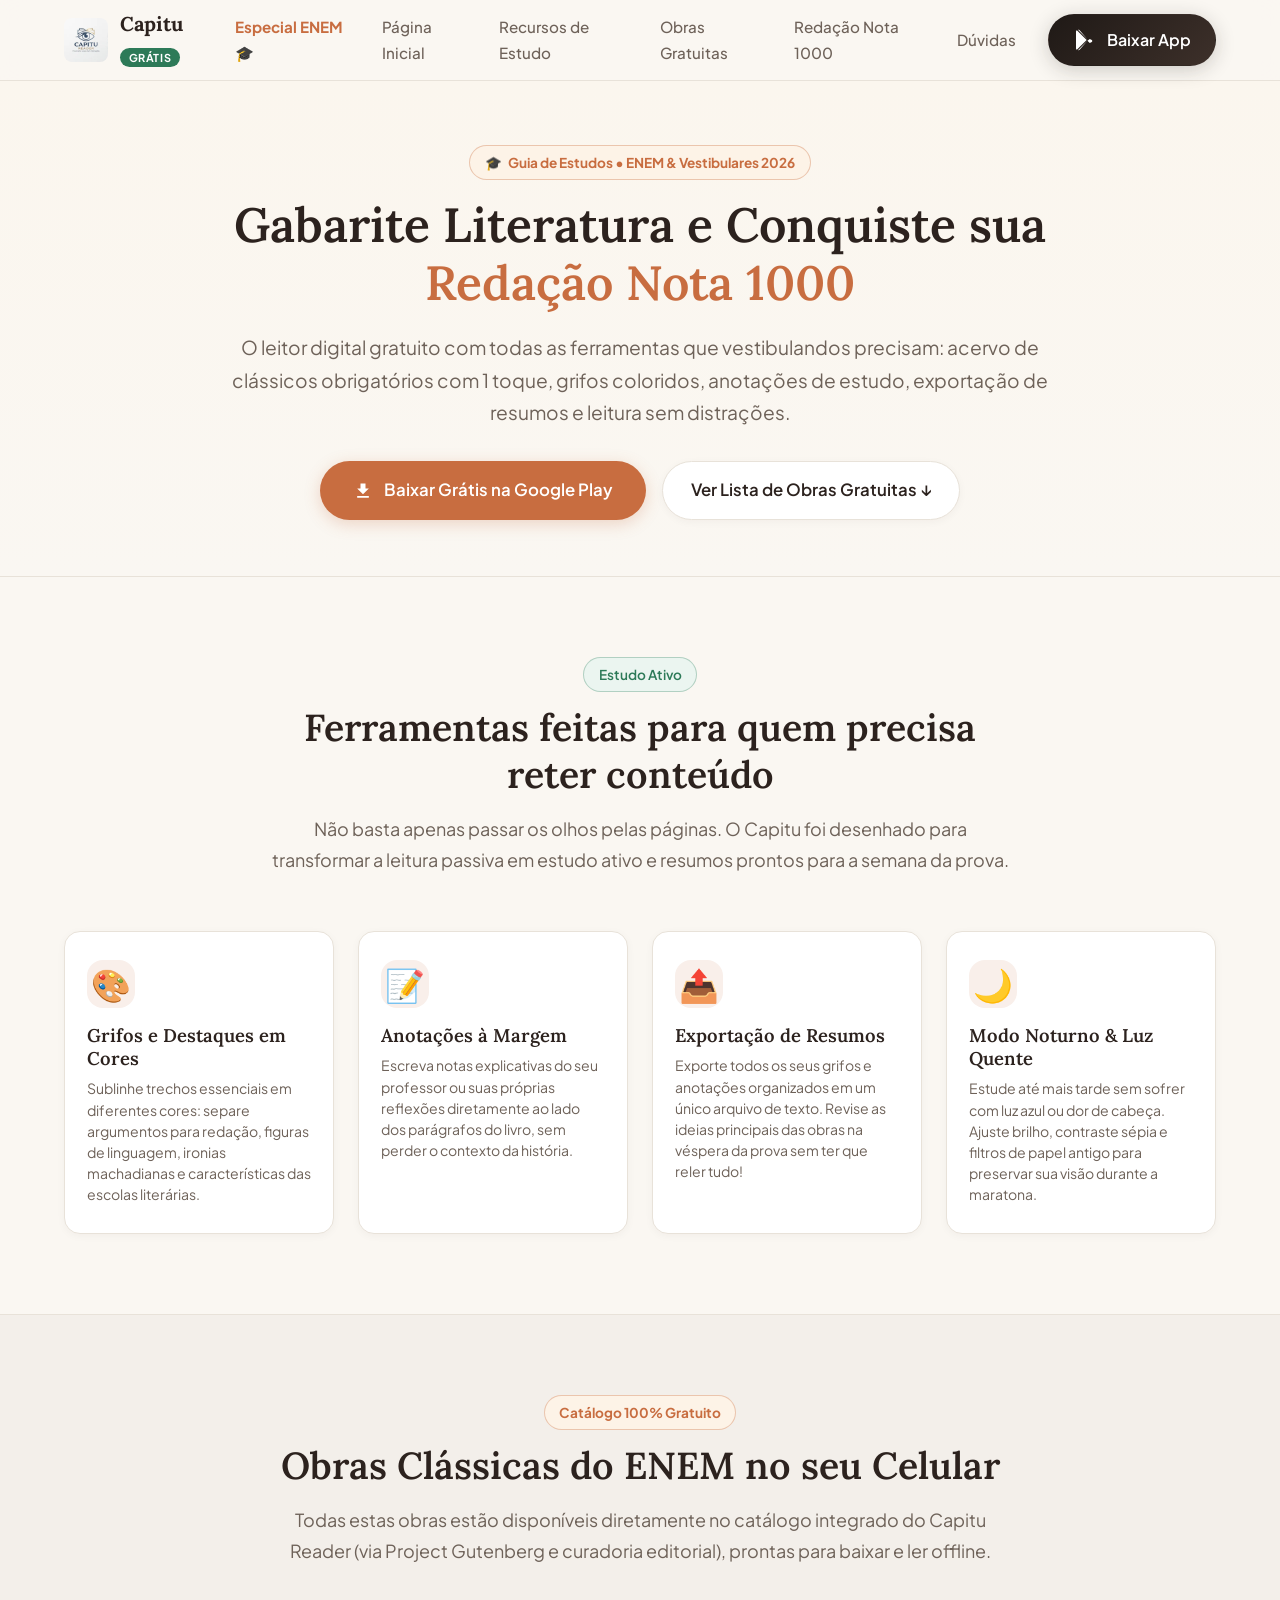
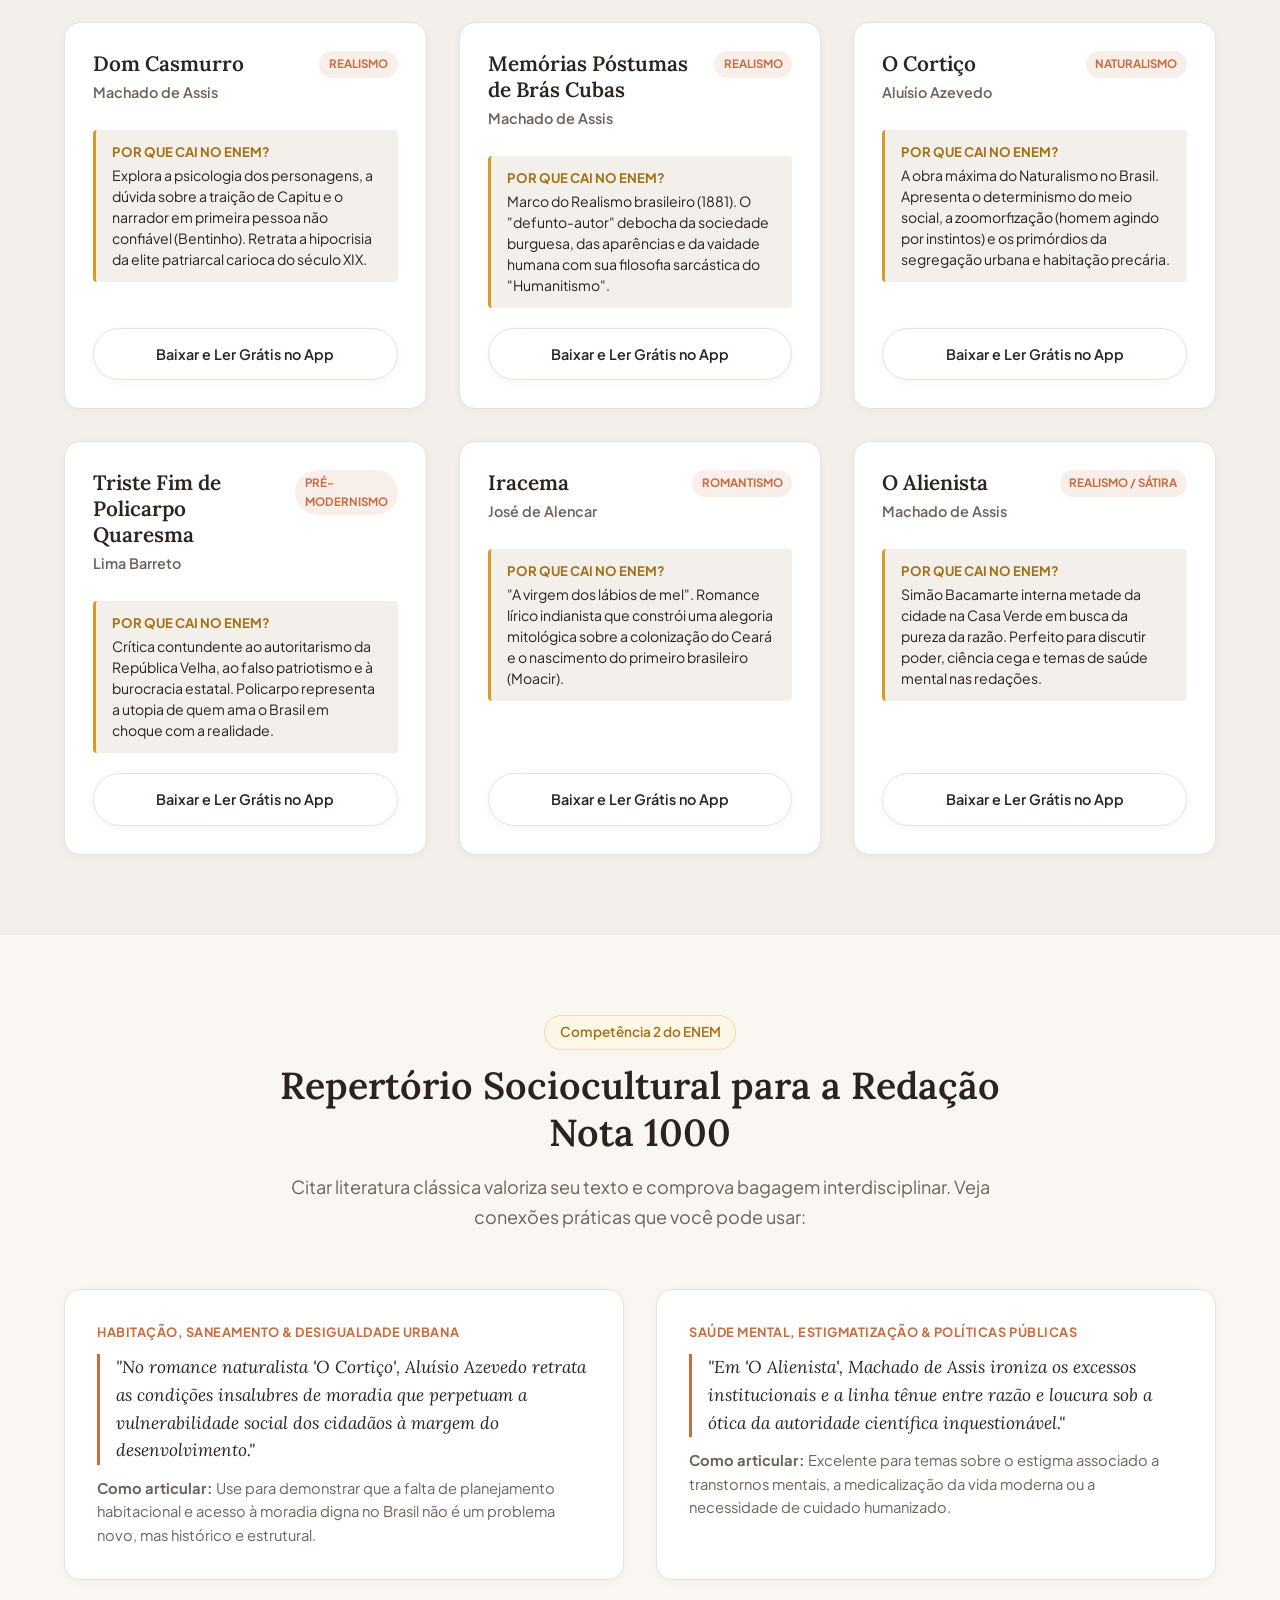
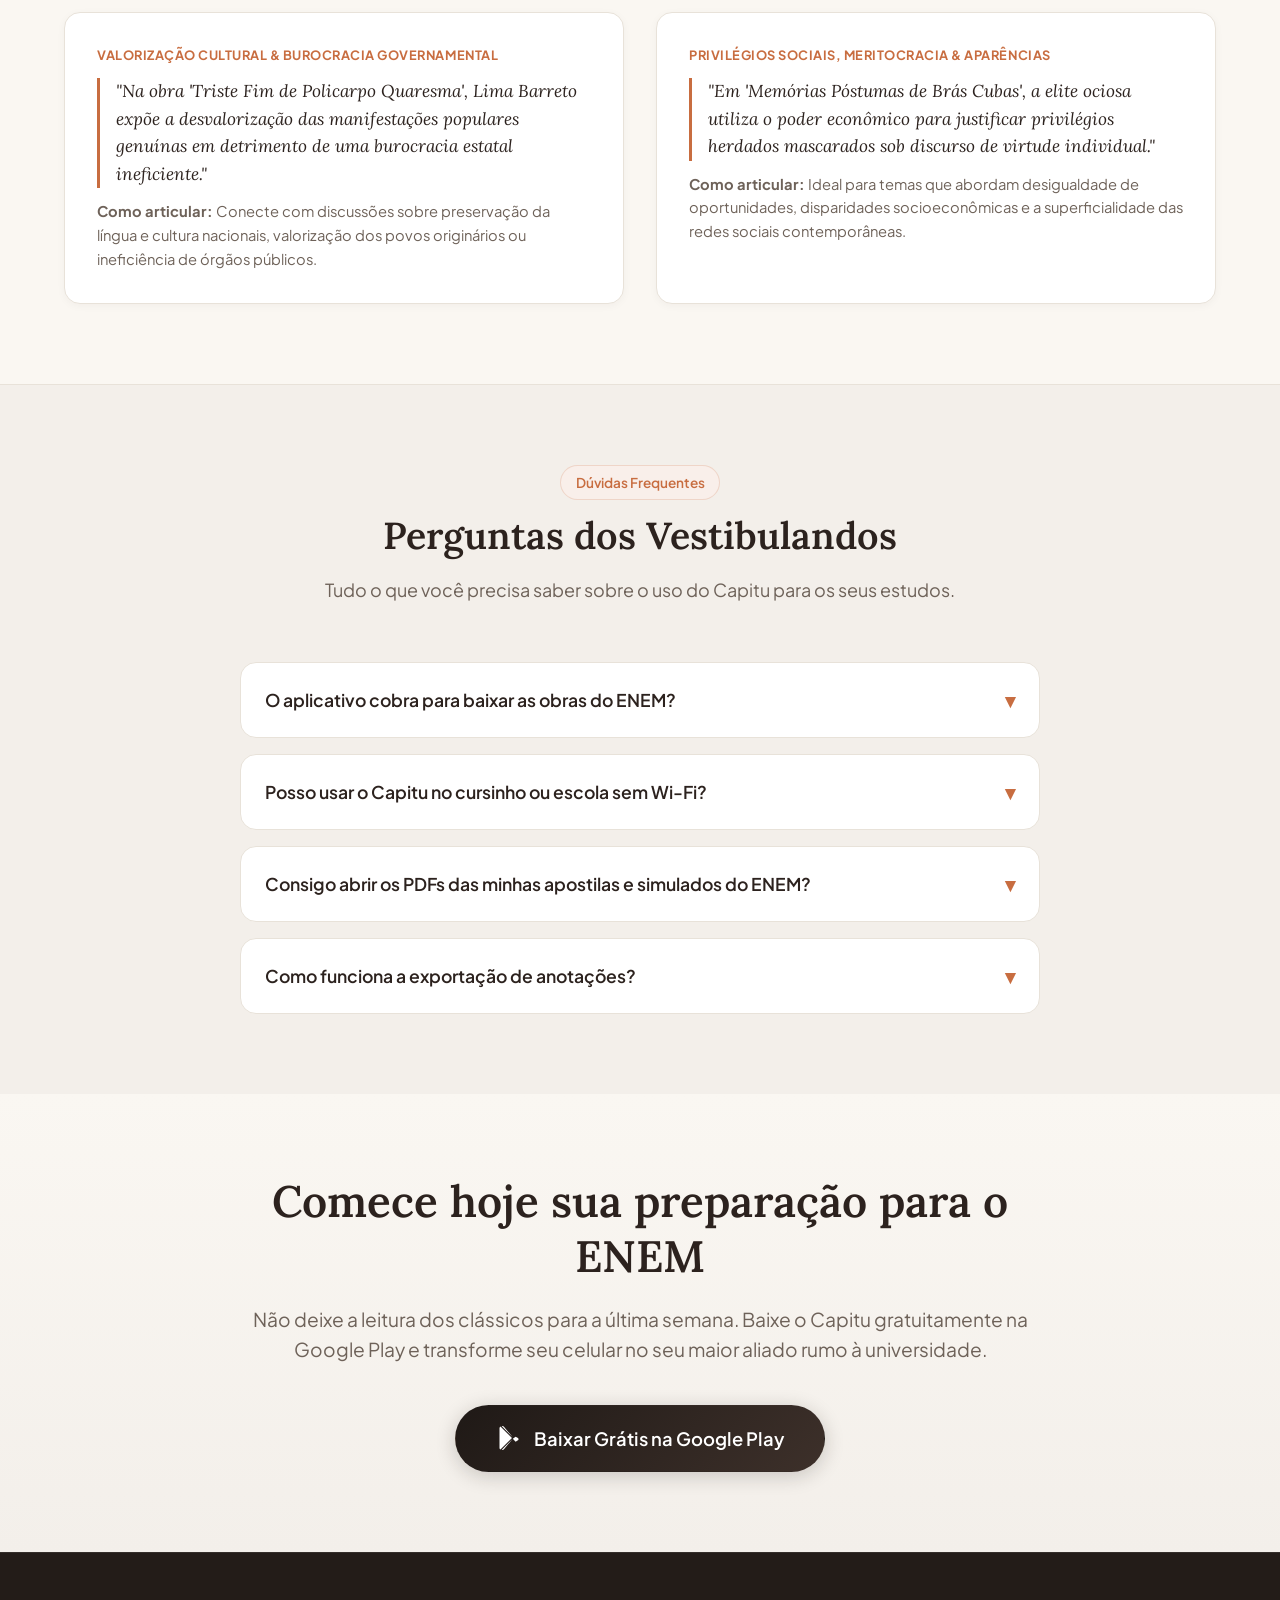
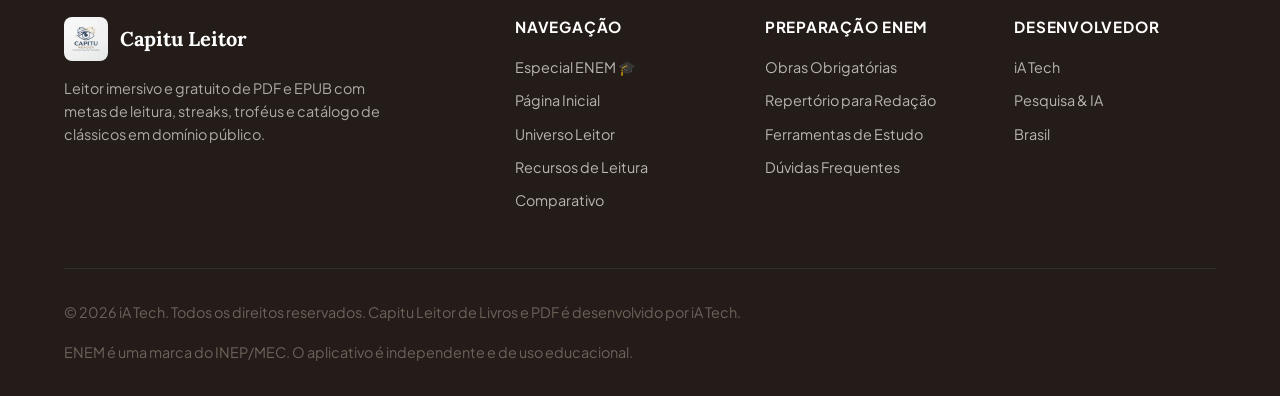
<file: enem.html>
<!DOCTYPE html>
<html lang="pt-BR">

<head>
  <meta charset="UTF-8">
  <meta name="viewport" content="width=device-width, initial-scale=1.0">
  <title>Obras do ENEM 2026 Gratuitas & Leitor com Anotações — Capitu Reader</title>

  <!-- SEO & Metatags -->
  <meta name="description"
    content="Estude para o ENEM 2026 com o Capitu Reader. Baixe gratuitamente as obras obrigatórias de Machado de Assis, Aluísio Azevedo e Lima Barreto. Grife em cores, faça anotações, exporte resumos e garanta repertório para a Redação Nota 1000.">
  <meta name="keywords"
    content="obras enem 2026, livros enem gratis, dom casmurro enem, o cortico enem, redacao nota 1000 repertorio, leitor de livros estudantes, machado de assis enem, app de leitura enem, sublinhar epub android">
  <meta name="author" content="iA Tech">
  <meta name="robots" content="index, follow">
  <meta name="theme-color" content="#FAF7F2">
  <link rel="canonical" href="https://capitu-reader.com.br/enem.html">

  <!-- OpenGraph Tags (Facebook / LinkedIn) -->
  <meta property="og:type" content="article">
  <meta property="og:url" content="https://capitu-reader.com.br/enem.html">
  <meta property="og:title"
    content="Obras do ENEM 2026 Gratuitas & Leitor de Estudo — Capitu Reader">
  <meta property="og:description"
    content="Baixe grátis as obras clássicas do ENEM, faça grifos em cores, anotações de estudo, exporte resumos e turbine sua redação.">
  <meta property="og:image" content="images/mulher-sentada-lendo.webp">

  <!-- Twitter Card Tags -->
  <meta name="twitter:card" content="summary_large_image">
  <meta name="twitter:title" content="Obras do ENEM 2026 Gratuitas — Capitu Reader">
  <meta name="twitter:description"
    content="O leitor feito para estudantes: clássicos gratuitos, grifos coloridos, anotações e repertório para a Redação Nota 1000.">
  <meta name="twitter:image" content="images/mulher-sentada-lendo.webp">

  <!-- Favicon & Touch Icon -->
  <link rel="icon" type="image/png" href="images/logo.webp">
  <link rel="apple-touch-icon" href="images/logo.webp">

  <!-- Google Fonts: Lora (Serif) & Plus Jakarta Sans (Sans-serif) -->
  <link rel="preconnect" href="https://fonts.googleapis.com">
  <link rel="preconnect" href="https://fonts.gstatic.com" crossorigin>
  <link
    href="https://fonts.googleapis.com/css2?family=Lora:ital,wght@0,500;0,600;0,700;1,400&family=Plus+Jakarta+Sans:wght@400;500;600;700&display=swap"
    rel="stylesheet">

  <!-- Style Sheet -->
  <link rel="stylesheet" href="css/styles.css">

  <!-- Schema.org Data Estruturada (Educational Application) -->
  <script type="application/ld+json">
  {
    "@context": "https://schema.org",
    "@type": "SoftwareApplication",
    "name": "Capitu Reader — Especial ENEM",
    "operatingSystem": "Android",
    "applicationCategory": "EducationalApplication",
    "offers": {
      "@type": "Offer",
      "price": "0",
      "priceCurrency": "BRL"
    },
    "author": {
      "@type": "Organization",
      "name": "iA Tech",
      "url": "https://iatech.com.br/"
    },
    "description": "Aplicativo gratuito para leitura e estudo das obras clássicas do ENEM e vestibulares com grifos, anotações e exportação de resumos.",
    "downloadUrl": "https://play.google.com/store/apps/details?id=br.com.iatech.capitureader&pcampaignid=web_share"
  }
  </script>

  <!-- Google tag (gtag.js) -->
  <script async src="https://www.googletagmanager.com/gtag/js?id=G-86LKGHS6HR"></script>
  <script>
    window.dataLayer = window.dataLayer || [];
    function gtag() { dataLayer.push(arguments); }
    gtag('js', new Date());

    gtag('config', 'G-86LKGHS6HR');
  </script>
</head>

<body>

  <!-- Header / Navegação -->
  <header class="header">
    <div class="container header-container">
      <a href="index.html" class="logo" id="header-logo">
        <img src="images/logo.webp" alt="Logo Capitu Leitor de Livros e PDF" class="logo-img">
        <span>Capitu <span class="logo-tag">GRÁTIS</span></span>
      </a>

      <button class="mobile-toggle" id="mobile-toggle" aria-label="Abrir menu de navegação" aria-expanded="false">
        ☰
      </button>

      <nav>
        <ul class="nav-menu" id="nav-menu">
          <li><a href="enem.html" class="nav-link" style="color: var(--color-primary); font-weight: 700;">Especial ENEM 🎓</a></li>
          <li><a href="index.html" class="nav-link">Página Inicial</a></li>
          <li><a href="#ferramentas" class="nav-link">Recursos de Estudo</a></li>
          <li><a href="#obras-enem" class="nav-link">Obras Gratuitas</a></li>
          <li><a href="#repertorio" class="nav-link">Redação Nota 1000</a></li>
          <li><a href="#faq-enem" class="nav-link">Dúvidas</a></li>
          <li>
            <a href="https://play.google.com/store/apps/details?id=br.com.iatech.capitureader&pcampaignid=web_share"
              target="_blank" rel="noopener noreferrer" class="btn btn-playstore" data-location="enem_page_header">
              <svg viewBox="0 0 24 24">
                <path
                  d="M3,20.5V3.5C3,2.91 3.34,2.39 3.84,2.15L13.69,12L3.84,21.85C3.34,21.6 3,21.09 3,20.5M16.81,15.12L18.81,13.97C19.46,13.59 19.46,12.41 18.81,12.03L16.81,10.88L14.4,12.7L16.81,15.12M14.4,11.3L4.95,1.85C5.11,1.8 5.28,1.77 5.46,1.77C5.9,1.77 6.33,1.96 6.64,2.14L14.4,11.3M4.95,22.15L14.4,12.7L6.64,21.86C6.33,22.04 5.9,22.23 5.46,22.23C5.28,22.23 5.11,22.2 4.95,22.15Z" />
              </svg>
              Baixar App
            </a>
          </li>
        </ul>
      </nav>
    </div>
  </header>

  <!-- Hero ENEM -->
  <section class="enem-hero-section">
    <div class="container">
      <div class="enem-hero-content">
        <div class="badge badge-enem">
          <span>🎓</span> Guia de Estudos • ENEM & Vestibulares 2026
        </div>
        <h1>Gabarite Literatura e Conquiste sua <span>Redação Nota 1000</span></h1>
        <p>
          O leitor digital gratuito com todas as ferramentas que vestibulandos precisam: acervo de clássicos obrigatórios com 1 toque, grifos coloridos, anotações de estudo, exportação de resumos e leitura sem distrações.
        </p>
        <div style="display: flex; justify-content: center; gap: 1rem; flex-wrap: wrap;">
          <a href="https://play.google.com/store/apps/details?id=br.com.iatech.capitureader&pcampaignid=web_share"
            target="_blank" rel="noopener noreferrer" class="btn btn-primary" style="font-size: 1.05rem; padding: 0.95rem 2rem;"
            data-location="enem_hero_btn">
            <svg width="20" height="20" viewBox="0 0 24 24" fill="currentColor">
              <path d="M5 20h14v-2H5v2zM19 9h-4V3H9v6H5l7 7 7-7z" />
            </svg>
            Baixar Grátis na Google Play
          </a>
          <a href="#obras-enem" class="btn btn-secondary" style="font-size: 1.05rem;">
            Ver Lista de Obras Gratuitas ↓
          </a>
        </div>
      </div>
    </div>
  </section>

  <!-- Seção 1: Ferramentas de Estudo Ativo -->
  <section class="section-features" id="ferramentas" style="padding: 5rem 0; background-color: var(--bg-main);">
    <div class="container">
      <div class="section-header">
        <div class="badge badge-green">Estudo Ativo</div>
        <h2>Ferramentas feitas para quem precisa reter conteúdo</h2>
        <p>Não basta apenas passar os olhos pelas páginas. O Capitu foi desenhado para transformar a leitura passiva em estudo ativo e resumos prontos para a semana da prova.</p>
      </div>

      <div class="enem-tools-grid">
        <div class="enem-tool-card">
          <div class="enem-tool-icon">🎨</div>
          <h3>Grifos e Destaques em Cores</h3>
          <p>Sublinhe trechos essenciais em diferentes cores: separe argumentos para redação, figuras de linguagem, ironias machadianas e características das escolas literárias.</p>
        </div>

        <div class="enem-tool-card">
          <div class="enem-tool-icon">📝</div>
          <h3>Anotações à Margem</h3>
          <p>Escreva notas explicativas do seu professor ou suas próprias reflexões diretamente ao lado dos parágrafos do livro, sem perder o contexto da história.</p>
        </div>

        <div class="enem-tool-card">
          <div class="enem-tool-icon">📤</div>
          <h3>Exportação de Resumos</h3>
          <p>Exporte todos os seus grifos e anotações organizados em um único arquivo de texto. Revise as ideias principais das obras na véspera da prova sem ter que reler tudo!</p>
        </div>

        <div class="enem-tool-card">
          <div class="enem-tool-icon">🌙</div>
          <h3>Modo Noturno & Luz Quente</h3>
          <p>Estude até mais tarde sem sofrer com luz azul ou dor de cabeça. Ajuste brilho, contraste sépia e filtros de papel antigo para preservar sua visão durante a maratona.</p>
        </div>
      </div>
    </div>
  </section>

  <!-- Seção 2: As Obras que Mais Caem no ENEM (Catálogo Gratuito) -->
  <section class="section-books" id="obras-enem" style="padding: 5rem 0; background-color: var(--bg-surface-alt); border-top: 1px solid var(--color-border);">
    <div class="container">
      <div class="section-header">
        <div class="badge badge-enem">Catálogo 100% Gratuito</div>
        <h2>Obras Clássicas do ENEM no seu Celular</h2>
        <p>Todas estas obras estão disponíveis diretamente no catálogo integrado do Capitu Reader (via Project Gutenberg e curadoria editorial), prontas para baixar e ler offline.</p>
      </div>

      <div class="enem-books-grid">
        <!-- Obra 1 -->
        <div class="enem-book-card">
          <div class="enem-book-header">
            <div>
              <h3>Dom Casmurro</h3>
              <div class="enem-book-author">Machado de Assis</div>
            </div>
            <span class="enem-book-tag">Realismo</span>
          </div>
          <div class="enem-book-why">
            <strong>Por que cai no ENEM?</strong>
            Explora a psicologia dos personagens, a dúvida sobre a traição de Capitu e o narrador em primeira pessoa não confiável (Bentinho). Retrata a hipocrisia da elite patriarcal carioca do século XIX.
          </div>
          <div class="enem-book-action">
            <a href="https://play.google.com/store/apps/details?id=br.com.iatech.capitureader&pcampaignid=web_share"
              target="_blank" rel="noopener noreferrer" class="btn btn-secondary" style="width: 100%; font-size: 0.9rem;"
              data-location="enem_book_casmurro">
              Baixar e Ler Grátis no App
            </a>
          </div>
        </div>

        <!-- Obra 2 -->
        <div class="enem-book-card">
          <div class="enem-book-header">
            <div>
              <h3>Memórias Póstumas de Brás Cubas</h3>
              <div class="enem-book-author">Machado de Assis</div>
            </div>
            <span class="enem-book-tag">Realismo</span>
          </div>
          <div class="enem-book-why">
            <strong>Por que cai no ENEM?</strong>
            Marco do Realismo brasileiro (1881). O "defunto-autor" debocha da sociedade burguesa, das aparências e da vaidade humana com sua filosofia sarcástica do "Humanitismo".
          </div>
          <div class="enem-book-action">
            <a href="https://play.google.com/store/apps/details?id=br.com.iatech.capitureader&pcampaignid=web_share"
              target="_blank" rel="noopener noreferrer" class="btn btn-secondary" style="width: 100%; font-size: 0.9rem;"
              data-location="enem_book_bras_cubas">
              Baixar e Ler Grátis no App
            </a>
          </div>
        </div>

        <!-- Obra 3 -->
        <div class="enem-book-card">
          <div class="enem-book-header">
            <div>
              <h3>O Cortiço</h3>
              <div class="enem-book-author">Aluísio Azevedo</div>
            </div>
            <span class="enem-book-tag">Naturalismo</span>
          </div>
          <div class="enem-book-why">
            <strong>Por que cai no ENEM?</strong>
            A obra máxima do Naturalismo no Brasil. Apresenta o determinismo do meio social, a zoomorfização (homem agindo por instintos) e os primórdios da segregação urbana e habitação precária.
          </div>
          <div class="enem-book-action">
            <a href="https://play.google.com/store/apps/details?id=br.com.iatech.capitureader&pcampaignid=web_share"
              target="_blank" rel="noopener noreferrer" class="btn btn-secondary" style="width: 100%; font-size: 0.9rem;"
              data-location="enem_book_cortico">
              Baixar e Ler Grátis no App
            </a>
          </div>
        </div>

        <!-- Obra 4 -->
        <div class="enem-book-card">
          <div class="enem-book-header">
            <div>
              <h3>Triste Fim de Policarpo Quaresma</h3>
              <div class="enem-book-author">Lima Barreto</div>
            </div>
            <span class="enem-book-tag">Pré-Modernismo</span>
          </div>
          <div class="enem-book-why">
            <strong>Por que cai no ENEM?</strong>
            Crítica contundente ao autoritarismo da República Velha, ao falso patriotismo e à burocracia estatal. Policarpo representa a utopia de quem ama o Brasil em choque com a realidade.
          </div>
          <div class="enem-book-action">
            <a href="https://play.google.com/store/apps/details?id=br.com.iatech.capitureader&pcampaignid=web_share"
              target="_blank" rel="noopener noreferrer" class="btn btn-secondary" style="width: 100%; font-size: 0.9rem;"
              data-location="enem_book_policarpo">
              Baixar e Ler Grátis no App
            </a>
          </div>
        </div>

        <!-- Obra 5 -->
        <div class="enem-book-card">
          <div class="enem-book-header">
            <div>
              <h3>Iracema</h3>
              <div class="enem-book-author">José de Alencar</div>
            </div>
            <span class="enem-book-tag">Romantismo</span>
          </div>
          <div class="enem-book-why">
            <strong>Por que cai no ENEM?</strong>
            "A virgem dos lábios de mel". Romance lírico indianista que constrói uma alegoria mitológica sobre a colonização do Ceará e o nascimento do primeiro brasileiro (Moacir).
          </div>
          <div class="enem-book-action">
            <a href="https://play.google.com/store/apps/details?id=br.com.iatech.capitureader&pcampaignid=web_share"
              target="_blank" rel="noopener noreferrer" class="btn btn-secondary" style="width: 100%; font-size: 0.9rem;"
              data-location="enem_book_iracema">
              Baixar e Ler Grátis no App
            </a>
          </div>
        </div>

        <!-- Obra 6 -->
        <div class="enem-book-card">
          <div class="enem-book-header">
            <div>
              <h3>O Alienista</h3>
              <div class="enem-book-author">Machado de Assis</div>
            </div>
            <span class="enem-book-tag">Realismo / Sátira</span>
          </div>
          <div class="enem-book-why">
            <strong>Por que cai no ENEM?</strong>
            Simão Bacamarte interna metade da cidade na Casa Verde em busca da pureza da razão. Perfeito para discutir poder, ciência cega e temas de saúde mental nas redações.
          </div>
          <div class="enem-book-action">
            <a href="https://play.google.com/store/apps/details?id=br.com.iatech.capitureader&pcampaignid=web_share"
              target="_blank" rel="noopener noreferrer" class="btn btn-secondary" style="width: 100%; font-size: 0.9rem;"
              data-location="enem_book_alienista">
              Baixar e Ler Grátis no App
            </a>
          </div>
        </div>
      </div>
    </div>
  </section>

  <!-- Seção 3: Repertório Sociocultural Coringa para a Redação -->
  <section class="section-repertorio" id="repertorio" style="padding: 5rem 0; background-color: var(--bg-main);">
    <div class="container">
      <div class="section-header">
        <div class="badge badge-gold">Competência 2 do ENEM</div>
        <h2>Repertório Sociocultural para a Redação Nota 1000</h2>
        <p>Citar literatura clássica valoriza seu texto e comprova bagagem interdisciplinar. Veja conexões práticas que você pode usar:</p>
      </div>

      <div class="repertorio-grid">
        <div class="repertorio-card">
          <div class="repertorio-theme">Habitação, Saneamento & Desigualdade Urbana</div>
          <div class="repertorio-quote">
            "No romance naturalista 'O Cortiço', Aluísio Azevedo retrata as condições insalubres de moradia que perpetuam a vulnerabilidade social dos cidadãos à margem do desenvolvimento."
          </div>
          <div class="repertorio-how">
            <strong>Como articular:</strong> Use para demonstrar que a falta de planejamento habitacional e acesso à moradia digna no Brasil não é um problema novo, mas histórico e estrutural.
          </div>
        </div>

        <div class="repertorio-card">
          <div class="repertorio-theme">Saúde Mental, Estigmatização & Políticas Públicas</div>
          <div class="repertorio-quote">
            "Em 'O Alienista', Machado de Assis ironiza os excessos institucionais e a linha tênue entre razão e loucura sob a ótica da autoridade científica inquestionável."
          </div>
          <div class="repertorio-how">
            <strong>Como articular:</strong> Excelente para temas sobre o estigma associado a transtornos mentais, a medicalização da vida moderna ou a necessidade de cuidado humanizado.
          </div>
        </div>

        <div class="repertorio-card">
          <div class="repertorio-theme">Valorização Cultural & Burocracia Governamental</div>
          <div class="repertorio-quote">
            "Na obra 'Triste Fim de Policarpo Quaresma', Lima Barreto expõe a desvalorização das manifestações populares genuínas em detrimento de uma burocracia estatal ineficiente."
          </div>
          <div class="repertorio-how">
            <strong>Como articular:</strong> Conecte com discussões sobre preservação da língua e cultura nacionais, valorização dos povos originários ou ineficiência de órgãos públicos.
          </div>
        </div>

        <div class="repertorio-card">
          <div class="repertorio-theme">Privilégios Sociais, Meritocracia & Aparências</div>
          <div class="repertorio-quote">
            "Em 'Memórias Póstumas de Brás Cubas', a elite ociosa utiliza o poder econômico para justificar privilégios herdados mascarados sob discurso de virtude individual."
          </div>
          <div class="repertorio-how">
            <strong>Como articular:</strong> Ideal para temas que abordam desigualdade de oportunidades, disparidades socioeconômicas e a superficialidade das redes sociais contemporâneas.
          </div>
        </div>
      </div>
    </div>
  </section>

  <!-- Seção 4: FAQ do Estudante -->
  <section class="section-faq" id="faq-enem" style="padding: 5rem 0; background-color: var(--bg-surface-alt); border-top: 1px solid var(--color-border);">
    <div class="container">
      <div class="section-header">
        <div class="badge">Dúvidas Frequentes</div>
        <h2>Perguntas dos Vestibulandos</h2>
        <p>Tudo o que você precisa saber sobre o uso do Capitu para os seus estudos.</p>
      </div>

      <div class="faq-list">
        <div class="faq-item">
          <button class="faq-question">
            <span>O aplicativo cobra para baixar as obras do ENEM?</span>
            <span class="faq-icon">▾</span>
          </button>
          <div class="faq-answer">
            <p>Não! Todas as obras de Machado de Assis, Aluísio Azevedo, José de Alencar, Lima Barreto e mais de 80.000 outros livros de domínio público são 100% gratuitos para baixar e ler no app.</p>
          </div>
        </div>

        <div class="faq-item">
          <button class="faq-question">
            <span>Posso usar o Capitu no cursinho ou escola sem Wi-Fi?</span>
            <span class="faq-icon">▾</span>
          </button>
          <div class="faq-answer">
            <p>Sim! Uma vez baixado o livro ou adicionado o arquivo PDF da sua apostila, a leitura e todas as ferramentas de grifos e notas funcionam 100% offline, sem gastar seus dados móveis.</p>
          </div>
        </div>

        <div class="faq-item">
          <button class="faq-question">
            <span>Consigo abrir os PDFs das minhas apostilas e simulados do ENEM?</span>
            <span class="faq-icon">▾</span>
          </button>
          <div class="faq-answer">
            <p>Sim! O Capitu conta com um motor nativo pdfrx de alta fidelidade para PDFs pesados. Você pode abrir apostilas com imagens, provas anteriores e simulados com renderização instantânea.</p>
          </div>
        </div>

        <div class="faq-item">
          <button class="faq-question">
            <span>Como funciona a exportação de anotações?</span>
            <span class="faq-icon">▾</span>
          </button>
          <div class="faq-answer">
            <p>Todas as passagens que você sublinhou e as notas de texto que digitou ficam reunidas no menu do livro. Você pode exportar esse conteúdo para salvar no Notion, Google Docs ou imprimir para revisar.</p>
          </div>
        </div>
      </div>
    </div>
  </section>

  <!-- CTA Final do ENEM -->
  <section class="cta-final" style="padding: 5rem 0;">
    <div class="container">
      <div class="cta-box">
        <h2 class="font-serif">Comece hoje sua preparação para o ENEM</h2>
        <p>Não deixe a leitura dos clássicos para a última semana. Baixe o Capitu gratuitamente na Google Play e transforme seu celular no seu maior aliado rumo à universidade.</p>
        <a href="https://play.google.com/store/apps/details?id=br.com.iatech.capitureader&pcampaignid=web_share"
          target="_blank" rel="noopener noreferrer" class="btn btn-playstore"
          style="font-size: 1.15rem; padding: 1.1rem 2.5rem;" data-location="enem_cta_final">
          <svg viewBox="0 0 24 24" style="width: 28px; height: 28px;">
            <path
              d="M3,20.5V3.5C3,2.91 3.34,2.39 3.84,2.15L13.69,12L3.84,21.85C3.34,21.6 3,21.09 3,20.5M16.81,15.12L18.81,13.97C19.46,13.59 19.46,12.41 18.81,12.03L16.81,10.88L14.4,12.7L16.81,15.12M14.4,11.3L4.95,1.85C5.11,1.8 5.28,1.77 5.46,1.77C5.9,1.77 6.33,1.96 6.64,2.14L14.4,11.3M4.95,22.15L14.4,12.7L6.64,21.86C6.33,22.04 5.9,22.23 5.46,22.23C5.28,22.23 5.11,22.2 4.95,22.15Z" />
          </svg>
          Baixar Grátis na Google Play
        </a>
      </div>
    </div>
  </section>

  <!-- Rodapé (Footer) -->
  <footer class="footer">
    <div class="container">
      <div class="footer-grid">
        <div class="footer-brand">
          <a href="index.html" class="logo">
            <img src="images/logo.webp" alt="Capitu Logo" class="logo-img">
            <span>Capitu Leitor</span>
          </a>
          <p>Leitor imersivo e gratuito de PDF e EPUB com metas de leitura, streaks, troféus e catálogo de clássicos em domínio público.</p>
        </div>

        <div class="footer-col">
          <h4>Navegação</h4>
          <ul class="footer-links">
            <li><a href="enem.html">Especial ENEM 🎓</a></li>
            <li><a href="index.html">Página Inicial</a></li>
            <li><a href="universo-leitor.html">Universo Leitor</a></li>
            <li><a href="index.html#recursos">Recursos de Leitura</a></li>
            <li><a href="index.html#comparativo">Comparativo</a></li>
          </ul>
        </div>

        <div class="footer-col">
          <h4>Preparação ENEM</h4>
          <ul class="footer-links">
            <li><a href="#obras-enem">Obras Obrigatórias</a></li>
            <li><a href="#repertorio">Repertório para Redação</a></li>
            <li><a href="#ferramentas">Ferramentas de Estudo</a></li>
            <li><a href="#faq-enem">Dúvidas Frequentes</a></li>
          </ul>
        </div>

        <div class="footer-col">
          <h4>Desenvolvedor</h4>
          <ul class="footer-links">
            <li><a href="https://iatech.com.br/" target="_blank" rel="noopener">iA Tech</a></li>
            <li><span>Pesquisa & IA</span></li>
            <li><span>Brasil</span></li>
          </ul>
        </div>
      </div>

      <div class="footer-bottom">
        <p>&copy; 2026 iA Tech. Todos os direitos reservados. Capitu Leitor de Livros e PDF é desenvolvido por iA Tech.</p>
        <p>ENEM é uma marca do INEP/MEC. O aplicativo é independente e de uso educacional.</p>
      </div>
    </div>
  </footer>

  <!-- Scripts -->
  <script src="js/main.js"></script>
</body>

</html>
</file>
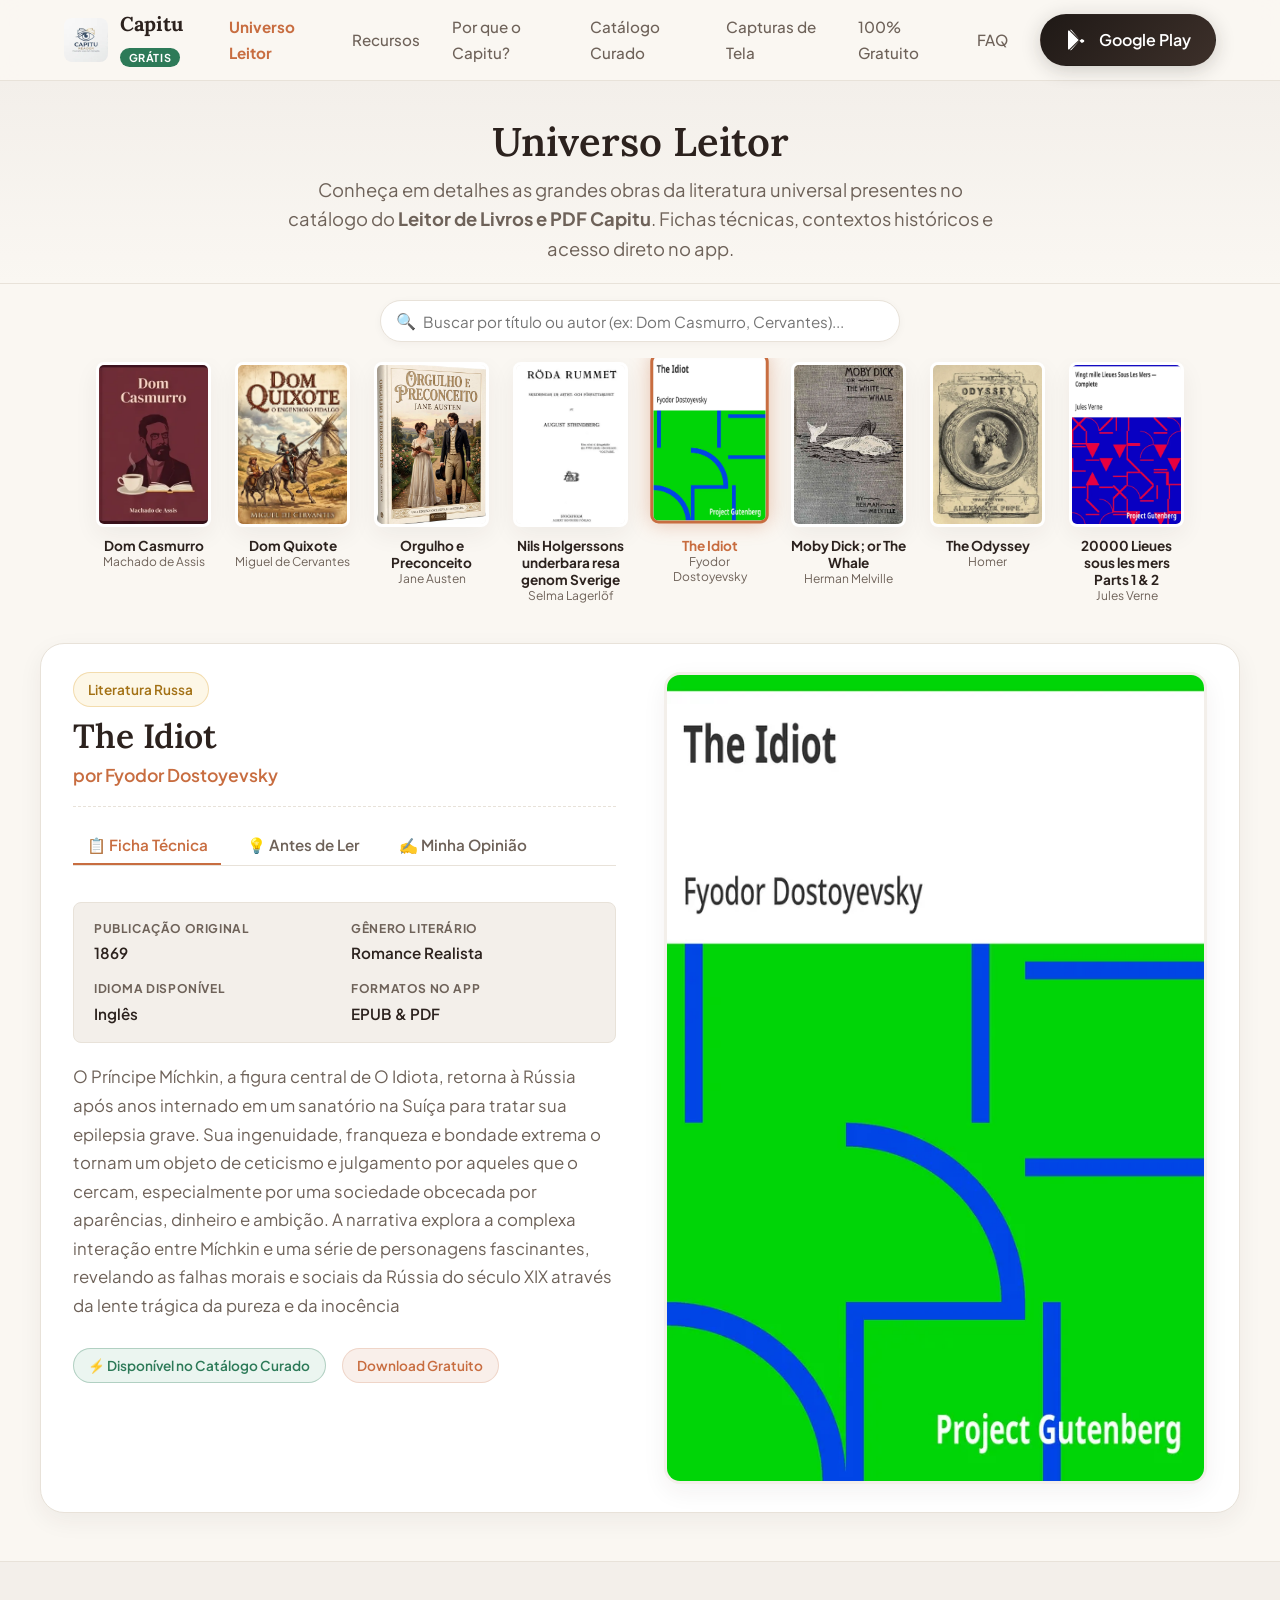
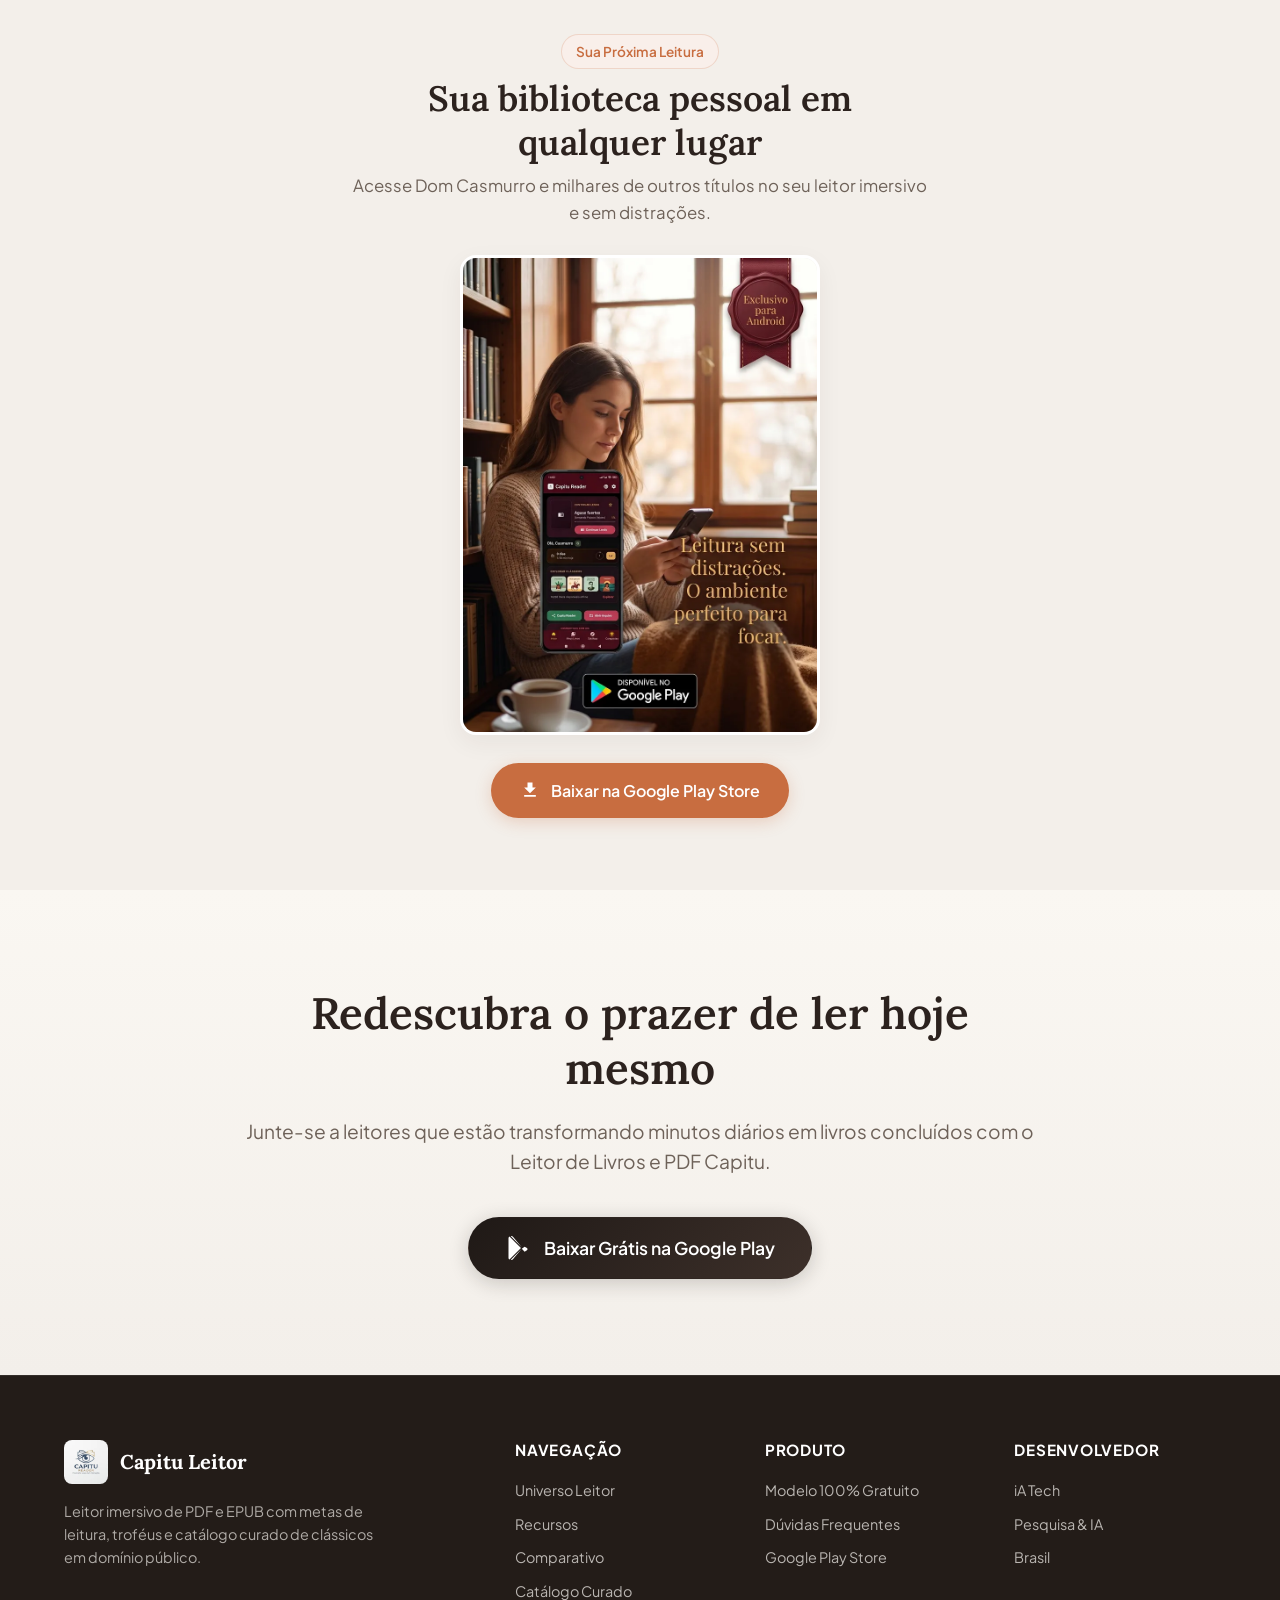
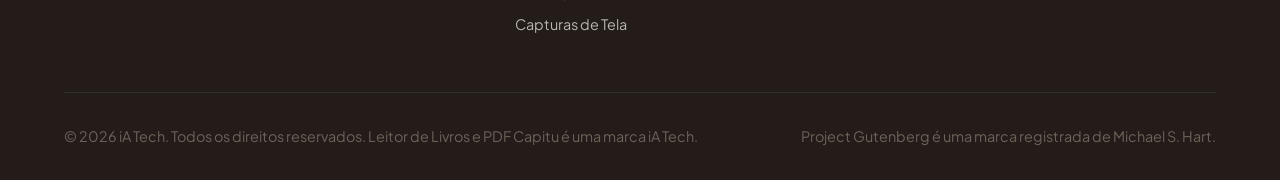
<file: universo-leitor.html>
<!DOCTYPE html>
<html lang="pt-BR">

<head>
  <meta charset="UTF-8">
  <meta name="viewport" content="width=device-width, initial-scale=1.0">
  <title>Universo Leitor — Obras Clássicas & Fichas Técnicas | Capitu Reader</title>

  <!-- SEO & Metatags -->
  <meta name="description"
    content="Explore o Universo Leitor do Capitu Reader. Fichas técnicas, contexto curatorial e análise de obras clássicas da literatura como Dom Casmurro, disponíveis em EPUB e PDF.">
  <meta name="keywords"
    content="Universo Leitor, Dom Casmurro, Machado de Assis, Capitu Reader, livros classicos, ficha tecnica dom casmurro, literatura brasileira, leitor epub pdf">
  <meta name="author" content="iA Tech">
  <meta name="robots" content="index, follow">
  <meta name="theme-color" content="#FAF7F2">
  <link rel="canonical" href="https://capitu-reader.com.br/universo-leitor.html">

  <!-- OpenGraph Tags -->
  <meta property="og:type" content="website">
  <meta property="og:url" content="https://capitu-reader.com.br/universo-leitor.html">
  <meta property="og:title" content="Universo Leitor — Clássicos da Literatura no Capitu Reader">
  <meta property="og:description"
    content="Fichas técnicas e curadoria das grandes obras da literatura universal disponíveis no aplicativo Capitu Reader.">
  <meta property="og:image" content="images/capitu1024.webp">

  <!-- Twitter Card Tags -->
  <meta name="twitter:card" content="summary_large_image">
  <meta name="twitter:title" content="Universo Leitor — Capitu Reader">
  <meta name="twitter:description" content="Análise curatorial e fichas técnicas dos maiores clássicos da literatura.">
  <meta name="twitter:image" content="images/capitu1024.webp">

  <!-- Favicon -->
  <link rel="icon" type="image/png" href="images/logo.webp">
  <link rel="apple-touch-icon" href="images/logo.webp">

  <!-- Google Fonts: Lora & Plus Jakarta Sans -->
  <link rel="preconnect" href="https://fonts.googleapis.com">
  <link rel="preconnect" href="https://fonts.gstatic.com" crossorigin>
  <link
    href="https://fonts.googleapis.com/css2?family=Lora:ital,wght@0,500;0,600;0,700;1,400&family=Plus+Jakarta+Sans:wght@400;500;600;700&display=swap"
    rel="stylesheet">

  <!-- Style Sheet -->
  <link rel="stylesheet" href="css/styles.css">

  <!-- Google tag (gtag.js) -->
  <script async src="https://www.googletagmanager.com/gtag/js?id=G-86LKGHS6HR"></script>
  <script>
    window.dataLayer = window.dataLayer || [];
    function gtag() { dataLayer.push(arguments); }
    gtag('js', new Date());

    gtag('config', 'G-86LKGHS6HR');
  </script>
</head>

<body>

  <!-- Header / Navegação -->
  <header class="header">
    <div class="container header-container">
      <a href="index.html" class="logo" id="header-logo">
        <img src="images/logo.webp" alt="Logo Capitu Leitor de Livros e PDF" class="logo-img">
        <span>Capitu <span class="logo-tag">GRÁTIS</span></span>
      </a>

      <button class="mobile-toggle" id="mobile-toggle" aria-label="Abrir menu de navegação" aria-expanded="false">
        ☰
      </button>

      <nav>
        <ul class="nav-menu" id="nav-menu">
          <li><a href="universo-leitor.html" class="nav-link"
              style="color: var(--color-primary); font-weight: 700;">Universo Leitor</a></li>
          <li><a href="index.html#recursos" class="nav-link">Recursos</a></li>
          <li><a href="index.html#comparativo" class="nav-link">Por que o Capitu?</a></li>
          <li><a href="index.html#catalogo" class="nav-link">Catálogo Curado</a></li>
          <li><a href="index.html#capturas" class="nav-link">Capturas de Tela</a></li>
          <li><a href="index.html#modelo-justo" class="nav-link">100% Gratuito</a></li>
          <li><a href="index.html#faq" class="nav-link">FAQ</a></li>
          <li>
            <a href="https://play.google.com/store/apps/details?id=br.com.iatech.capitureader&pcampaignid=web_share"
              target="_blank" rel="noopener noreferrer" class="btn btn-playstore" data-location="header">
              <svg viewBox="0 0 24 24">
                <path
                  d="M3,20.5V3.5C3,2.91 3.34,2.39 3.84,2.15L13.69,12L3.84,21.85C3.34,21.6 3,21.09 3,20.5M16.81,15.12L18.81,13.97C19.46,13.59 19.46,12.41 18.81,12.03L16.81,10.88L14.4,12.7L16.81,15.12M14.4,11.3L4.95,1.85C5.11,1.8 5.28,1.77 5.46,1.77C5.9,1.77 6.33,1.96 6.64,2.14L14.4,11.3M4.95,22.15L14.4,12.7L6.64,21.86C6.33,22.04 5.9,22.23 5.46,22.23C5.28,22.23 5.11,22.2 4.95,22.15Z" />
              </svg>
              Google Play
            </a>
          </li>
        </ul>
      </nav>
    </div>
  </header>

  <!-- Banner Inicial do Universo Leitor -->
  <section class="universo-hero">
    <div class="container">
      <h1 class="font-serif">Universo Leitor</h1>
      <p style="font-size: 1.15rem; max-width: 720px; margin: 0 auto; color: var(--text-secondary);">
        Conheça em detalhes as grandes obras da literatura universal presentes no catálogo do <strong>Leitor de Livros e
          PDF Capitu</strong>. Fichas técnicas, contextos históricos e acesso direto no app.
      </p>
    </div>
  </section>

  <!-- Toolbar de Busca & Carrossel de Capas -->
  <section class="obras-carousel-section">
    <div class="container">
      <div class="catalog-toolbar">
        <div class="search-input-wrapper">
          <span class="search-icon">🔍</span>
          <input type="text" id="obras-search-input"
            placeholder="Buscar por título ou autor (ex: Dom Casmurro, Cervantes)..." aria-label="Buscar obra ou autor">
        </div>
      </div>

      <!-- Carrossel de Capas das Obras -->
      <div class="obras-carousel-container" id="obras-carousel">
        <!-- Miniatura 1: Dom Casmurro -->
        <button class="carousel-thumb-item" data-obra="dom_casmurro" data-title="Dom Casmurro"
          data-author="Machado de Assis" aria-label="Ver Ficha de Dom Casmurro">
          <div class="carousel-thumb-cover">
            <img src="images/dom_casmurro.webp" alt="Capa Dom Casmurro">
          </div>
          <span class="carousel-thumb-title">Dom Casmurro</span>
          <span class="carousel-thumb-author">Machado de Assis</span>
        </button>

        <!-- Miniatura 2: Dom Quixote -->
        <button class="carousel-thumb-item" data-obra="dom_quixote" data-title="Dom Quixote"
          data-author="Miguel de Cervantes" aria-label="Ver Ficha de Dom Quixote">
          <div class="carousel-thumb-cover">
            <img src="images/Dom_quixote.webp" alt="Capa Dom Quixote">
          </div>
          <span class="carousel-thumb-title">Dom Quixote</span>
          <span class="carousel-thumb-author">Miguel de Cervantes</span>
        </button>

        <!-- Miniatura 3: Orgulho e Preconceito -->
        <button class="carousel-thumb-item" data-obra="orgulho_e_preconceito" data-title="Orgulho e Preconceito"
          data-author="Jane Austen" aria-label="Ver Ficha de Orgulho e Preconceito">
          <div class="carousel-thumb-cover">
            <img src="images/capa_orgulho_e_preconceito.webp" alt="Capa Orgulho e Preconceito">
          </div>
          <span class="carousel-thumb-title">Orgulho e Preconceito</span>
          <span class="carousel-thumb-author">Jane Austen</span>
        </button>
      
        <!-- Miniatura: Nils Holgerssons underbara resa genom Sverige -->
        <button class="carousel-thumb-item" data-obra="pg-57052" data-title="Nils Holgerssons underbara resa genom Sverige" data-author="Selma Lagerlöf" aria-label="Ver Ficha de Nils Holgerssons underbara resa genom Sverige">
          <div class="carousel-thumb-cover">
            <img src="books/pg-57052/cover.webp" alt="Capa Nils Holgerssons underbara resa genom Sverige">
          </div>
          <span class="carousel-thumb-title">Nils Holgerssons underbara resa genom Sverige</span>
          <span class="carousel-thumb-author">Selma Lagerlöf</span>
        </button>
      
        <!-- Miniatura: The Idiot -->
        <button class="carousel-thumb-item" data-obra="pg-2638" data-title="The Idiot" data-author="Fyodor Dostoyevsky" aria-label="Ver Ficha de The Idiot">
          <div class="carousel-thumb-cover">
            <img src="books/pg-2638/cover.webp" alt="Capa The Idiot">
          </div>
          <span class="carousel-thumb-title">The Idiot</span>
          <span class="carousel-thumb-author">Fyodor Dostoyevsky</span>
        </button>
      
        <!-- Miniatura: Moby Dick; or The Whale -->
        <button class="carousel-thumb-item" data-obra="pg-2701" data-title="Moby Dick; or The Whale" data-author="Herman Melville" aria-label="Ver Ficha de Moby Dick; or The Whale">
          <div class="carousel-thumb-cover">
            <img src="books/pg-2701/cover.webp" alt="Capa Moby Dick; or The Whale">
          </div>
          <span class="carousel-thumb-title">Moby Dick; or The Whale</span>
          <span class="carousel-thumb-author">Herman Melville</span>
        </button>
      
        <!-- Miniatura: The Odyssey -->
        <button class="carousel-thumb-item" data-obra="pg-3160" data-title="The Odyssey" data-author="Homer" aria-label="Ver Ficha de The Odyssey">
          <div class="carousel-thumb-cover">
            <img src="books/pg-3160/cover.webp" alt="Capa The Odyssey">
          </div>
          <span class="carousel-thumb-title">The Odyssey</span>
          <span class="carousel-thumb-author">Homer</span>
        </button>
      
        <!-- Miniatura: 20000 Lieues sous les mers Parts 1 &amp; 2 -->
        <button class="carousel-thumb-item" data-obra="pg-5097" data-title="20000 Lieues sous les mers Parts 1 &amp; 2" data-author="Jules Verne" aria-label="Ver Ficha de 20000 Lieues sous les mers Parts 1 &amp; 2">
          <div class="carousel-thumb-cover">
            <img src="books/pg-5097/cover.webp" alt="Capa 20000 Lieues sous les mers Parts 1 &amp; 2">
          </div>
          <span class="carousel-thumb-title">20000 Lieues sous les mers Parts 1 &amp; 2</span>
          <span class="carousel-thumb-author">Jules Verne</span>
        </button>
      </div>
    </div>
  </section>

  <!-- Container Dinâmico da Obra Selecionada -->
  <section class="obras-section">
    <div class="container obras-container" id="obra-active-container">
      <!-- O fragmento HTML da obra selecionada (ex: dom_casmurro.html ou dom_quixote.html) é carregado aqui dinamicamente -->
    </div>
  </section>

  <!-- Seção de Destaque Reduzido com Imagem e CTA -->
  <section class="destaque-reduzido-section">
    <div class="container">
      <div class="destaque-reduzido-card">
        <div>
          <div class="badge">Sua Próxima Leitura</div>
          <h2 class="font-serif" style="font-size: 2.2rem; margin-top: 0.5rem; margin-bottom: 0.5rem;">Sua biblioteca
            pessoal em qualquer lugar</h2>
          <p style="font-size: 1.05rem; color: var(--text-secondary);">Acesse Dom Casmurro e milhares de outros títulos
            no seu leitor imersivo e sem distrações.</p>
        </div>

        <div class="destaque-reduzido-img-wrapper">
          <img src="images/mulher-sentada-lendo.webp" alt="Mulher lendo um livro no aplicativo Capitu Reader">
        </div>

        <a href="https://play.google.com/store/apps/details?id=br.com.iatech.capitureader&pcampaignid=web_share"
          target="_blank" rel="noopener noreferrer" class="btn btn-primary" data-location="universo_destaque_reduzido">
          <svg width="20" height="20" viewBox="0 0 24 24" fill="currentColor">
            <path d="M5 20h14v-2H5v2zM19 9h-4V3H9v6H5l7 7 7-7z" />
          </svg>
          Baixar na Google Play Store
        </a>
      </div>
    </div>
  </section>

  <!-- Call To Action Final -->
  <section class="cta-final">
    <div class="container">
      <div class="cta-box">
        <h2 class="font-serif">Redescubra o prazer de ler hoje mesmo</h2>
        <p>Junte-se a leitores que estão transformando minutos diários em livros concluídos com o Leitor de Livros e PDF
          Capitu.</p>
        <a href="https://play.google.com/store/apps/details?id=br.com.iatech.capitureader&pcampaignid=web_share"
          target="_blank" rel="noopener noreferrer" class="btn btn-playstore"
          style="font-size: 1.1rem; padding: 1rem 2.25rem;" data-location="cta_final">
          <svg viewBox="0 0 24 24" style="width: 28px; height: 28px;">
            <path
              d="M3,20.5V3.5C3,2.91 3.34,2.39 3.84,2.15L13.69,12L3.84,21.85C3.34,21.6 3,21.09 3,20.5M16.81,15.12L18.81,13.97C19.46,13.59 19.46,12.41 18.81,12.03L16.81,10.88L14.4,12.7L16.81,15.12M14.4,11.3L4.95,1.85C5.11,1.8 5.28,1.77 5.46,1.77C5.9,1.77 6.33,1.96 6.64,2.14L14.4,11.3M4.95,22.15L14.4,12.7L6.64,21.86C6.33,22.04 5.9,22.23 5.46,22.23C5.28,22.23 5.11,22.2 4.95,22.15Z" />
          </svg>
          Baixar Grátis na Google Play
        </a>
      </div>
    </div>
  </section>

  <!-- Rodapé (Footer) -->
  <footer class="footer">
    <div class="container">
      <div class="footer-grid">
        <div class="footer-brand">
          <a href="index.html" class="logo">
            <img src="images/logo.webp" alt="Capitu Logo" class="logo-img">
            <span>Capitu Leitor</span>
          </a>
          <p>Leitor imersivo de PDF e EPUB com metas de leitura, troféus e catálogo curado de clássicos em domínio
            público.</p>
        </div>

        <div class="footer-col">
          <h4>Navegação</h4>
          <ul class="footer-links">
            <li><a href="universo-leitor.html">Universo Leitor</a></li>
            <li><a href="index.html#recursos">Recursos</a></li>
            <li><a href="index.html#comparativo">Comparativo</a></li>
            <li><a href="index.html#catalogo">Catálogo Curado</a></li>
            <li><a href="index.html#capturas">Capturas de Tela</a></li>
          </ul>
        </div>

        <div class="footer-col">
          <h4>Produto</h4>
          <ul class="footer-links">
            <li><a href="index.html#modelo-justo">Modelo 100% Gratuito</a></li>
            <li><a href="index.html#faq">Dúvidas Frequentes</a></li>
            <li><a href="https://play.google.com/store/apps/details?id=br.com.iatech.capitureader&pcampaignid=web_share"
                target="_blank" rel="noopener">Google Play Store</a></li>
          </ul>
        </div>

        <div class="footer-col">
          <h4>Desenvolvedor</h4>
          <ul class="footer-links">
            <li><a href="https://iatech.com.br/" target="_blank" rel="noopener">iA Tech</a></li>
            <li><span>Pesquisa & IA</span></li>
            <li><span>Brasil</span></li>
          </ul>
        </div>
      </div>

      <div class="footer-bottom">
        <p>&copy; 2026 iA Tech. Todos os direitos reservados. Leitor de Livros e PDF Capitu é uma marca iA Tech.</p>
        <p>Project Gutenberg é uma marca registrada de Michael S. Hart.</p>
      </div>
    </div>
  </footer>

  <!-- Scripts -->
  <script src="js/main.js?v=3"></script>
</body>

</html>
</file>
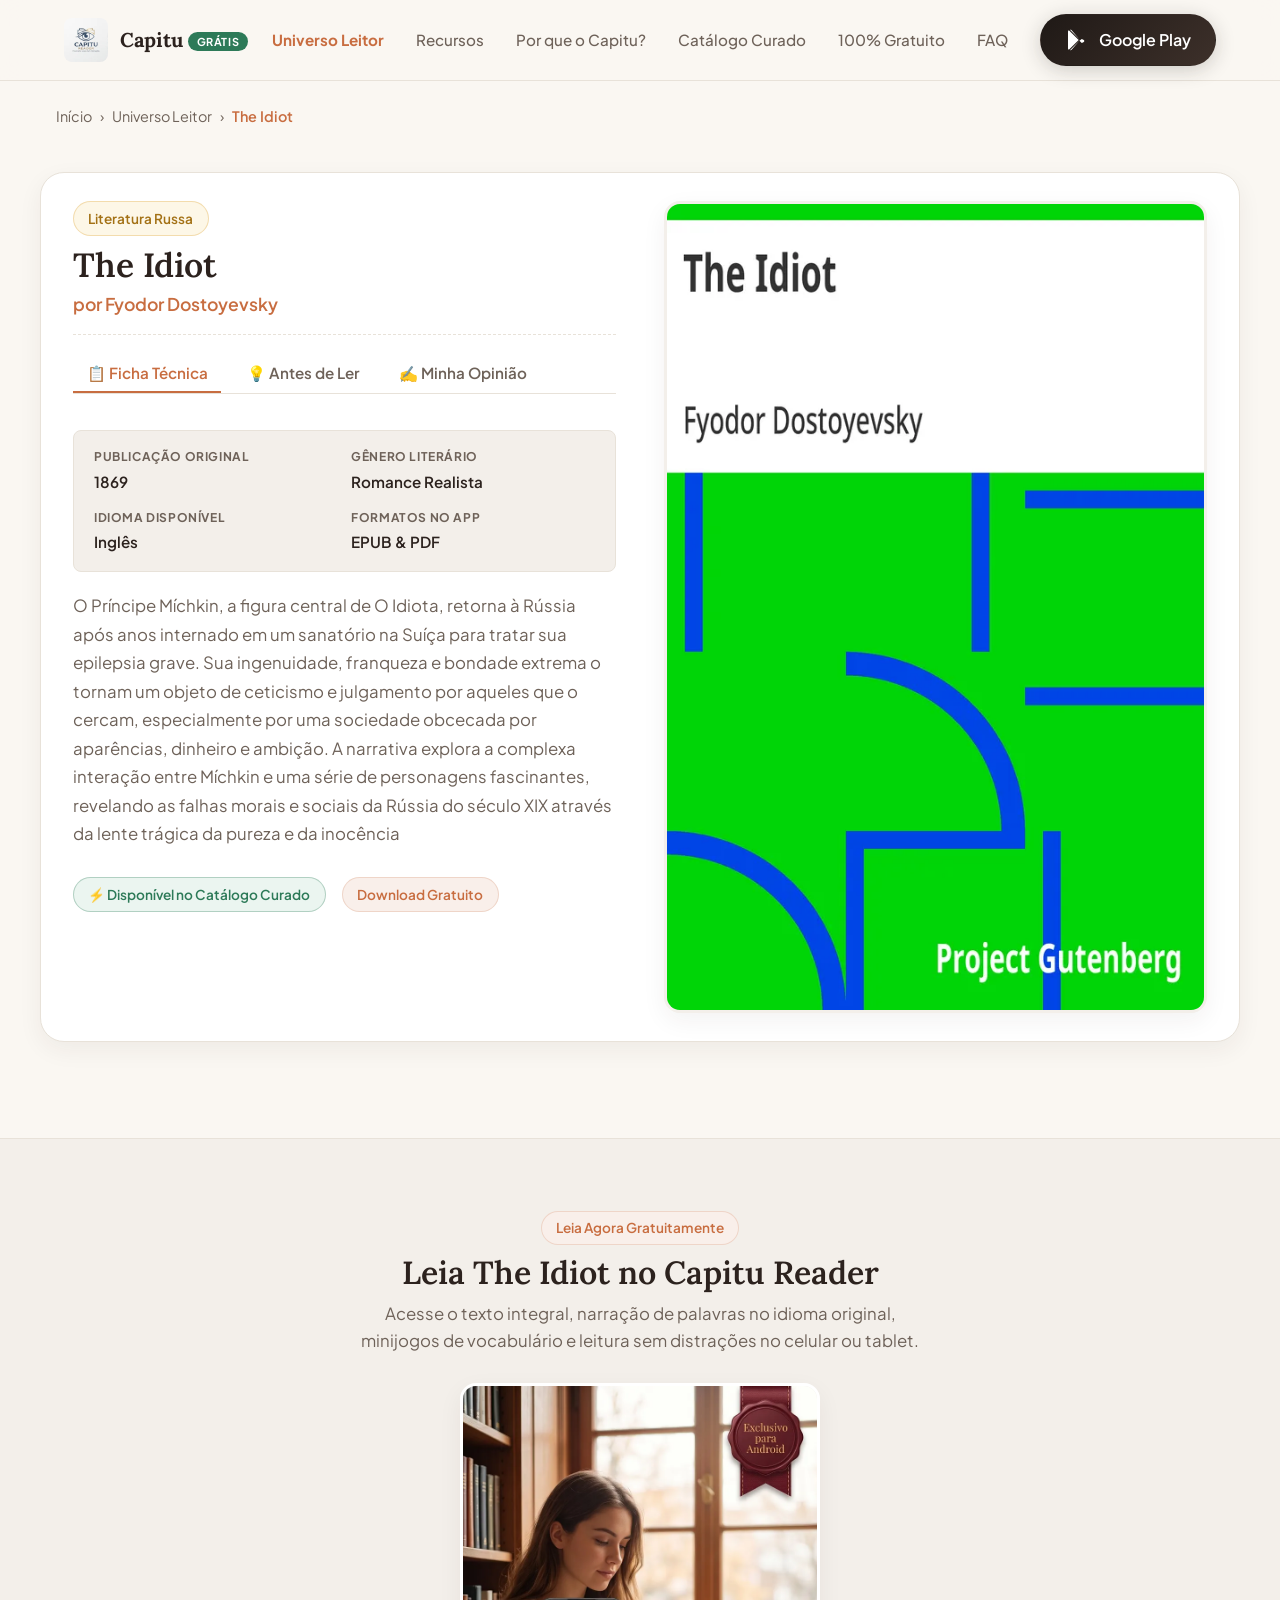
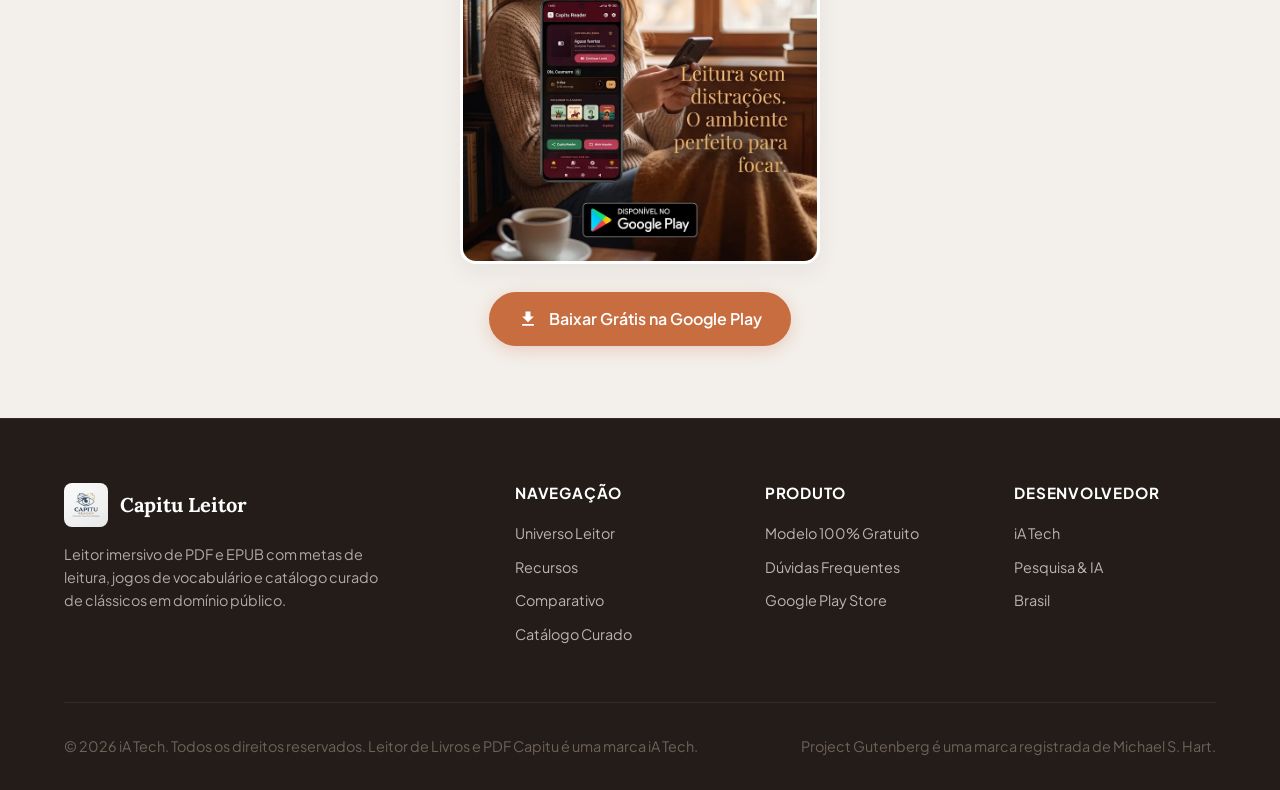
<file: obras/pg-2638.html>
<!DOCTYPE html>
<html lang="pt-BR">

<head>
  <meta charset="UTF-8">
  <meta name="viewport" content="width=device-width, initial-scale=1.0">
  <title>The Idiot de Fyodor Dostoyevsky — Ficha Técnica, Resumo & Antes de Ler | Capitu Reader</title>

  <!-- SEO & Metatags -->
  <meta name="description" content="The Idiot por Fyodor Dostoyevsky. Ficha técnica completa, pontos de atenção antes de ler, perspectiva crítica e download gratuito em EPUB e PDF no Capitu Reader.">
  <meta name="keywords" content="The Idiot, Fyodor Dostoyevsky, resumo The Idiot, analise The Idiot, antes de ler The Idiot, ficha tecnica, literatura, livro epub pdf gratuito, Capitu Reader">
  <meta name="author" content="iA Tech">
  <meta name="robots" content="index, follow">
  <meta name="theme-color" content="#FAF7F2">
  <link rel="canonical" href="https://capitu-reader.com.br/obras/pg-2638.html">

  <!-- OpenGraph Tags (WhatsApp, Facebook, LinkedIn) -->
  <meta property="og:type" content="book">
  <meta property="og:url" content="https://capitu-reader.com.br/obras/pg-2638.html">
  <meta property="og:title" content="The Idiot — Fyodor Dostoyevsky | Capitu Reader">
  <meta property="og:description" content="The Idiot por Fyodor Dostoyevsky. Ficha técnica completa, pontos de atenção antes de ler, perspectiva crítica e download gratuito em EPUB e PDF no Capitu Reader.">
  <meta property="og:image" content="https://capitu-reader.com.br/books/pg-2638/cover.webp">
  <meta property="book:author" content="Fyodor Dostoyevsky">
  <meta property="book:release_date" content="1869">

  <!-- Twitter Card Tags -->
  <meta name="twitter:card" content="summary_large_image">
  <meta name="twitter:title" content="The Idiot — Fyodor Dostoyevsky | Capitu Reader">
  <meta name="twitter:description" content="The Idiot por Fyodor Dostoyevsky. Ficha técnica completa, pontos de atenção antes de ler, perspectiva crítica e download gratuito em EPUB e PDF no Capitu Reader.">
  <meta name="twitter:image" content="https://capitu-reader.com.br/books/pg-2638/cover.webp">

  <!-- Favicon -->
  <link rel="icon" type="image/png" href="../images/logo.webp">
  <link rel="apple-touch-icon" href="../images/logo.webp">

  <!-- Google Fonts: Lora & Plus Jakarta Sans -->
  <link rel="preconnect" href="https://fonts.googleapis.com">
  <link rel="preconnect" href="https://fonts.gstatic.com" crossorigin>
  <link href="https://fonts.googleapis.com/css2?family=Lora:ital,wght@0,500;0,600;0,700;1,400&family=Plus+Jakarta+Sans:wght@400;500;600;700&display=swap" rel="stylesheet">

  <!-- Style Sheets -->
  <link rel="stylesheet" href="../css/styles.css">

  <!-- Schema.org Structured Data (JSON-LD) for Google Rich Snippets -->
  <script type="application/ld+json">
  {
    "@context": "https://schema.org",
    "@type": "Book",
    "name": "The Idiot",
    "author": {
      "@type": "Person",
      "name": "Fyodor Dostoyevsky"
    },
    "genre": "Romance Realista",
    "datePublished": "1869",
    "inLanguage": "en",
    "image": "https://capitu-reader.com.br/books/pg-2638/cover.webp",
    "description": "O Príncipe Míchkin, a figura central de O Idiota, retorna à Rússia após anos internado em um sanatório na Suíça para tratar sua epilepsia grave. Sua ingenuidade, franqueza e bondade extrema o tornam um objeto de ceticismo e julgamento por aqueles que o cercam, especialmente por uma sociedade obcecada por aparências, dinheiro e ambição. A narrativa explora a complexa interação entre Míchkin e uma série de personagens fascinantes, revelando as falhas morais e sociais da Rússia do século XIX através da lente trágica da pureza e da inocência",
    "bookFormat": "https://schema.org/EBook",
    "offers": {
      "@type": "Offer",
      "price": "0",
      "priceCurrency": "BRL",
      "availability": "https://schema.org/InStock",
      "seller": {
        "@type": "Organization",
        "name": "Capitu Reader"
      }
    }
  }
  </script>

  <!-- Google tag (gtag.js) -->
  <script async src="https://www.googletagmanager.com/gtag/js?id=G-86LKGHS6HR"></script>
  <script>
    window.dataLayer = window.dataLayer || [];
    function gtag() { dataLayer.push(arguments); }
    gtag('js', new Date());
    gtag('config', 'G-86LKGHS6HR');
  </script>
</head>

<body>

  <!-- Header / Navegação -->
  <header class="header">
    <div class="container header-container">
      <a href="../index.html" class="logo" id="header-logo">
        <img src="../images/logo.webp" alt="Logo Capitu Leitor de Livros e PDF" class="logo-img">
        <span>Capitu <span class="logo-tag">GRÁTIS</span></span>
      </a>

      <button class="mobile-toggle" id="mobile-toggle" aria-label="Abrir menu de navegação" aria-expanded="false">
        ☰
      </button>

      <nav>
        <ul class="nav-menu" id="nav-menu">
          <li><a href="../universo-leitor.html" class="nav-link" style="color: var(--color-primary); font-weight: 700;">Universo Leitor</a></li>
          <li><a href="../index.html#recursos" class="nav-link">Recursos</a></li>
          <li><a href="../index.html#comparativo" class="nav-link">Por que o Capitu?</a></li>
          <li><a href="../index.html#catalogo" class="nav-link">Catálogo Curado</a></li>
          <li><a href="../index.html#modelo-justo" class="nav-link">100% Gratuito</a></li>
          <li><a href="../index.html#faq" class="nav-link">FAQ</a></li>
          <li>
            <a href="https://play.google.com/store/apps/details?id=br.com.iatech.capitureader&pcampaignid=web_share"
              target="_blank" rel="noopener noreferrer" class="btn btn-playstore" data-location="header_obra">
              <svg viewBox="0 0 24 24">
                <path d="M3,20.5V3.5C3,2.91 3.34,2.39 3.84,2.15L13.69,12L3.84,21.85C3.34,21.6 3,21.09 3,20.5M16.81,15.12L18.81,13.97C19.46,13.59 19.46,12.41 18.81,12.03L16.81,10.88L14.4,12.7L16.81,15.12M14.4,11.3L4.95,1.85C5.11,1.8 5.28,1.77 5.46,1.77C5.9,1.77 6.33,1.96 6.64,2.14L14.4,11.3M4.95,22.15L14.4,12.7L6.64,21.86C6.33,22.04 5.9,22.23 5.46,22.23C5.28,22.23 5.11,22.2 4.95,22.15Z" />
              </svg>
              Google Play
            </a>
          </li>
        </ul>
      </nav>
    </div>
  </header>

  <!-- Breadcrumbs para SEO -->
  <nav class="container" aria-label="Breadcrumb" style="padding: 1.5rem 1rem 0.5rem;">
    <ol style="list-style: none; display: flex; gap: 8px; font-size: 0.9rem; color: var(--text-secondary); padding: 0; margin: 0; flex-wrap: wrap;">
      <li><a href="../index.html" style="color: var(--text-secondary); text-decoration: none;">Início</a></li>
      <li>›</li>
      <li><a href="../universo-leitor.html" style="color: var(--text-secondary); text-decoration: none;">Universo Leitor</a></li>
      <li>›</li>
      <li style="color: var(--color-primary); font-weight: 600;" aria-current="page">The Idiot</li>
    </ol>
  </nav>

  <!-- Seção Principal da Obra -->
  <main class="obras-section" style="padding-top: 1rem;">
    <div class="container obras-container">
      <article class="obra-card" id="obra-card-pg-2638">
        <div class="obra-grid">
          <div class="ficha-tecnica">
            <div class="ficha-header">
              <span class="badge badge-gold">Literatura Russa</span>
              <h1 class="font-serif" style="font-size: 2.1rem; margin: 0.5rem 0 0.25rem; line-height: 1.25;">The Idiot</h1>
              <span class="ficha-autor">por Fyodor Dostoyevsky</span>
            </div>

            <!-- Abas do Card de Ficha Técnica -->
            <div class="card-tabs-nav" role="tablist">
              <button class="tab-btn active" role="tab" aria-selected="true" data-tab="ficha-pg-2638" onclick="switchObraTab(this, 'ficha-pg-2638')">
                📋 Ficha Técnica
              </button>
              <button class="tab-btn" role="tab" aria-selected="false" data-tab="antes-ler-pg-2638" onclick="switchObraTab(this, 'antes-ler-pg-2638')">
                💡 Antes de Ler
              </button>
              <button class="tab-btn" role="tab" aria-selected="false" data-tab="opiniao-pg-2638" onclick="switchObraTab(this, 'opiniao-pg-2638')">
                ✍️ Minha Opinião
              </button>
            </div>

            <!-- Aba 1: Ficha Técnica -->
            <div class="tab-content active" id="ficha-pg-2638" role="tabpanel">
              <div class="ficha-meta-grid">
                <div class="ficha-meta-item">
                  <strong>Publicação Original</strong>
                  <span>1869</span>
                </div>
                <div class="ficha-meta-item">
                  <strong>Gênero Literário</strong>
                  <span>Romance Realista</span>
                </div>
                <div class="ficha-meta-item">
                  <strong>Idioma Disponível</strong>
                  <span>Inglês</span>
                </div>
                <div class="ficha-meta-item">
                  <strong>Formatos no App</strong>
                  <span>EPUB &amp; PDF</span>
                </div>
              </div>

              <p class="ficha-resumo">
                O Príncipe Míchkin, a figura central de O Idiota, retorna à Rússia após anos internado em um sanatório na Suíça para tratar sua epilepsia grave. Sua ingenuidade, franqueza e bondade extrema o tornam um objeto de ceticismo e julgamento por aqueles que o cercam, especialmente por uma sociedade obcecada por aparências, dinheiro e ambição. A narrativa explora a complexa interação entre Míchkin e uma série de personagens fascinantes, revelando as falhas morais e sociais da Rússia do século XIX através da lente trágica da pureza e da inocência
              </p>

              <div class="ficha-footer">
                <span class="badge badge-green">⚡ Disponível no Catálogo Curado</span>
                <span class="badge">Download Gratuito</span>
              </div>
            </div>

            <!-- Aba 2: Antes de Ler -->
            <div class="tab-content" id="antes-ler-pg-2638" role="tabpanel">
              <div class="antes-ler-intro">
                <strong>Pontos de Atenção & Perspectiva Crítica</strong>
                <p>Aspectos essenciais que o leitor deve ter em mente ao explorar esta obra:</p>
              </div>

              <div class="alert-tags-list">
          <div class="alert-tag-item">
            <span class="alert-badge">[Contradição Moral Central]</span>
            <p><strong>O que observar:</strong> A obra gira em torno da contradição fundamental entre a pureza moral de Myshkin e a corrupção da sociedade russa. O leitor deve estar atento à forma como essa contradição é explorada e como ela afeta os personagens e os eventos da trama.</p>
          </div>
          <div class="alert-tag-item">
            <span class="alert-badge">[O Conceito de &#039;Idiotismo&#039;]</span>
            <p><strong>O que observar:</strong> Dostoyevsky utiliza o termo &#039;idiotismo&#039; de maneira complexa, não apenas como a falta de inteligência, mas como uma condição de inocência e vulnerabilidade diante da maldade e da hipocrisia. Analise como a &#039;idiotice&#039; de Myshkin é interpretada e utilizada pelos outros personagens.</p>
          </div>
          <div class="alert-tag-item">
            <span class="alert-badge">[Narrador e Perspectiva]</span>
            <p><strong>O que observar:</strong> A narrativa é conduzida por Porfiry Petrovich, um investigador policial, que apresenta uma perspectiva cética e investigativa sobre Myshkin. Considere como a narrativa de Porfiry influencia a percepção do leitor sobre o príncipe e seus atos.</p>
          </div>
          <div class="alert-tag-item">
            <span class="alert-badge">[Relações de Classe e Hipocrisia]</span>
            <p><strong>O que observar:</strong> A obra retrata com nitidez as tensões sociais e as relações de classe na Rússia do século XIX. A hipocrisia da alta sociedade e a busca por status e riqueza são temas centrais, contrastando com a simplicidade e a honestidade de Myshkin.</p>
          </div>
          <div class="alert-tag-item">
            <span class="alert-badge">[Simbolismo da Beleza]</span>
            <p><strong>O que observar:</strong> A beleza física e moral de Myshkin é um símbolo recorrente na obra, representando a pureza e a verdade. Analise como a beleza é utilizada por Dostoyevsky para criticar a superficialidade e a vaidade da sociedade russa.</p>
          </div>
          <div class="alert-tag-item">
            <span class="alert-badge">[Ironia e Tragédia]</span>
            <p><strong>O que observar:</strong> A obra é permeada por ironia, tanto na descrição dos personagens quanto nos eventos da trama. Considere a tragédia inerente à situação de Myshkin, um homem bom em um mundo corrompido, e como essa tragédia se manifesta ao longo da narrativa.</p>
          </div>
              </div>
            </div>

            <!-- Aba 3: Minha Opinião -->
            <div class="tab-content" id="opiniao-pg-2638" role="tabpanel">
        <div class="opiniao-placeholder-box">
          <span class="opiniao-icon">✍️</span>
          <strong>Minha Opinião sobre The Idiot</strong>
          <p>Em breve: resenha e opinião crítica do leitor após a conclusão da leitura da obra no app.</p>
        </div>
            </div>
          </div>

          <div class="obra-image-container">
            <img src="../books/pg-2638/cover.webp" alt="Capa da obra The Idiot de Fyodor Dostoyevsky no Capitu Reader" loading="lazy">
          </div>
        </div>
      </article>
    </div>
  </main>

  <!-- CTA de Leitura no App -->
  <section class="destaque-reduzido-section" style="margin-top: 3rem;">
    <div class="container">
      <div class="destaque-reduzido-card">
        <div>
          <div class="badge">Leia Agora Gratuitamente</div>
          <h2 class="font-serif" style="font-size: 2rem; margin-top: 0.5rem; margin-bottom: 0.5rem;">Leia The Idiot no Capitu Reader</h2>
          <p style="font-size: 1.05rem; color: var(--text-secondary);">
            Acesse o texto integral, narração de palavras no idioma original, minijogos de vocabulário e leitura sem distrações no celular ou tablet.
          </p>
        </div>

        <div class="destaque-reduzido-img-wrapper">
          <img src="../images/mulher-sentada-lendo.webp" alt="Leitora utilizando o aplicativo Capitu Reader">
        </div>

        <a href="https://play.google.com/store/apps/details?id=br.com.iatech.capitureader&pcampaignid=web_share"
          target="_blank" rel="noopener noreferrer" class="btn btn-primary" data-location="obra_page_cta">
          <svg width="20" height="20" viewBox="0 0 24 24" fill="currentColor">
            <path d="M5 20h14v-2H5v2zM19 9h-4V3H9v6H5l7 7 7-7z" />
          </svg>
          Baixar Grátis na Google Play
        </a>
      </div>
    </div>
  </section>

  <!-- Rodapé -->
  <footer class="footer">
    <div class="container">
      <div class="footer-grid">
        <div class="footer-brand">
          <a href="../index.html" class="logo">
            <img src="../images/logo.webp" alt="Capitu Logo" class="logo-img">
            <span>Capitu Leitor</span>
          </a>
          <p>Leitor imersivo de PDF e EPUB com metas de leitura, jogos de vocabulário e catálogo curado de clássicos em domínio público.</p>
        </div>

        <div class="footer-col">
          <h4>Navegação</h4>
          <ul class="footer-links">
            <li><a href="../universo-leitor.html">Universo Leitor</a></li>
            <li><a href="../index.html#recursos">Recursos</a></li>
            <li><a href="../index.html#comparativo">Comparativo</a></li>
            <li><a href="../index.html#catalogo">Catálogo Curado</a></li>
          </ul>
        </div>

        <div class="footer-col">
          <h4>Produto</h4>
          <ul class="footer-links">
            <li><a href="../index.html#modelo-justo">Modelo 100% Gratuito</a></li>
            <li><a href="../index.html#faq">Dúvidas Frequentes</a></li>
            <li><a href="https://play.google.com/store/apps/details?id=br.com.iatech.capitureader&pcampaignid=web_share" target="_blank" rel="noopener">Google Play Store</a></li>
          </ul>
        </div>

        <div class="footer-col">
          <h4>Desenvolvedor</h4>
          <ul class="footer-links">
            <li><a href="https://iatech.com.br/" target="_blank" rel="noopener">iA Tech</a></li>
            <li><span>Pesquisa & IA</span></li>
            <li><span>Brasil</span></li>
          </ul>
        </div>
      </div>

      <div class="footer-bottom">
        <p>&copy; 2026 iA Tech. Todos os direitos reservados. Leitor de Livros e PDF Capitu é uma marca iA Tech.</p>
        <p>Project Gutenberg é uma marca registrada de Michael S. Hart.</p>
      </div>
    </div>
  </footer>

  <!-- Scripts -->
  <script src="../js/main.js?v=4"></script>
</body>

</html>
</file>
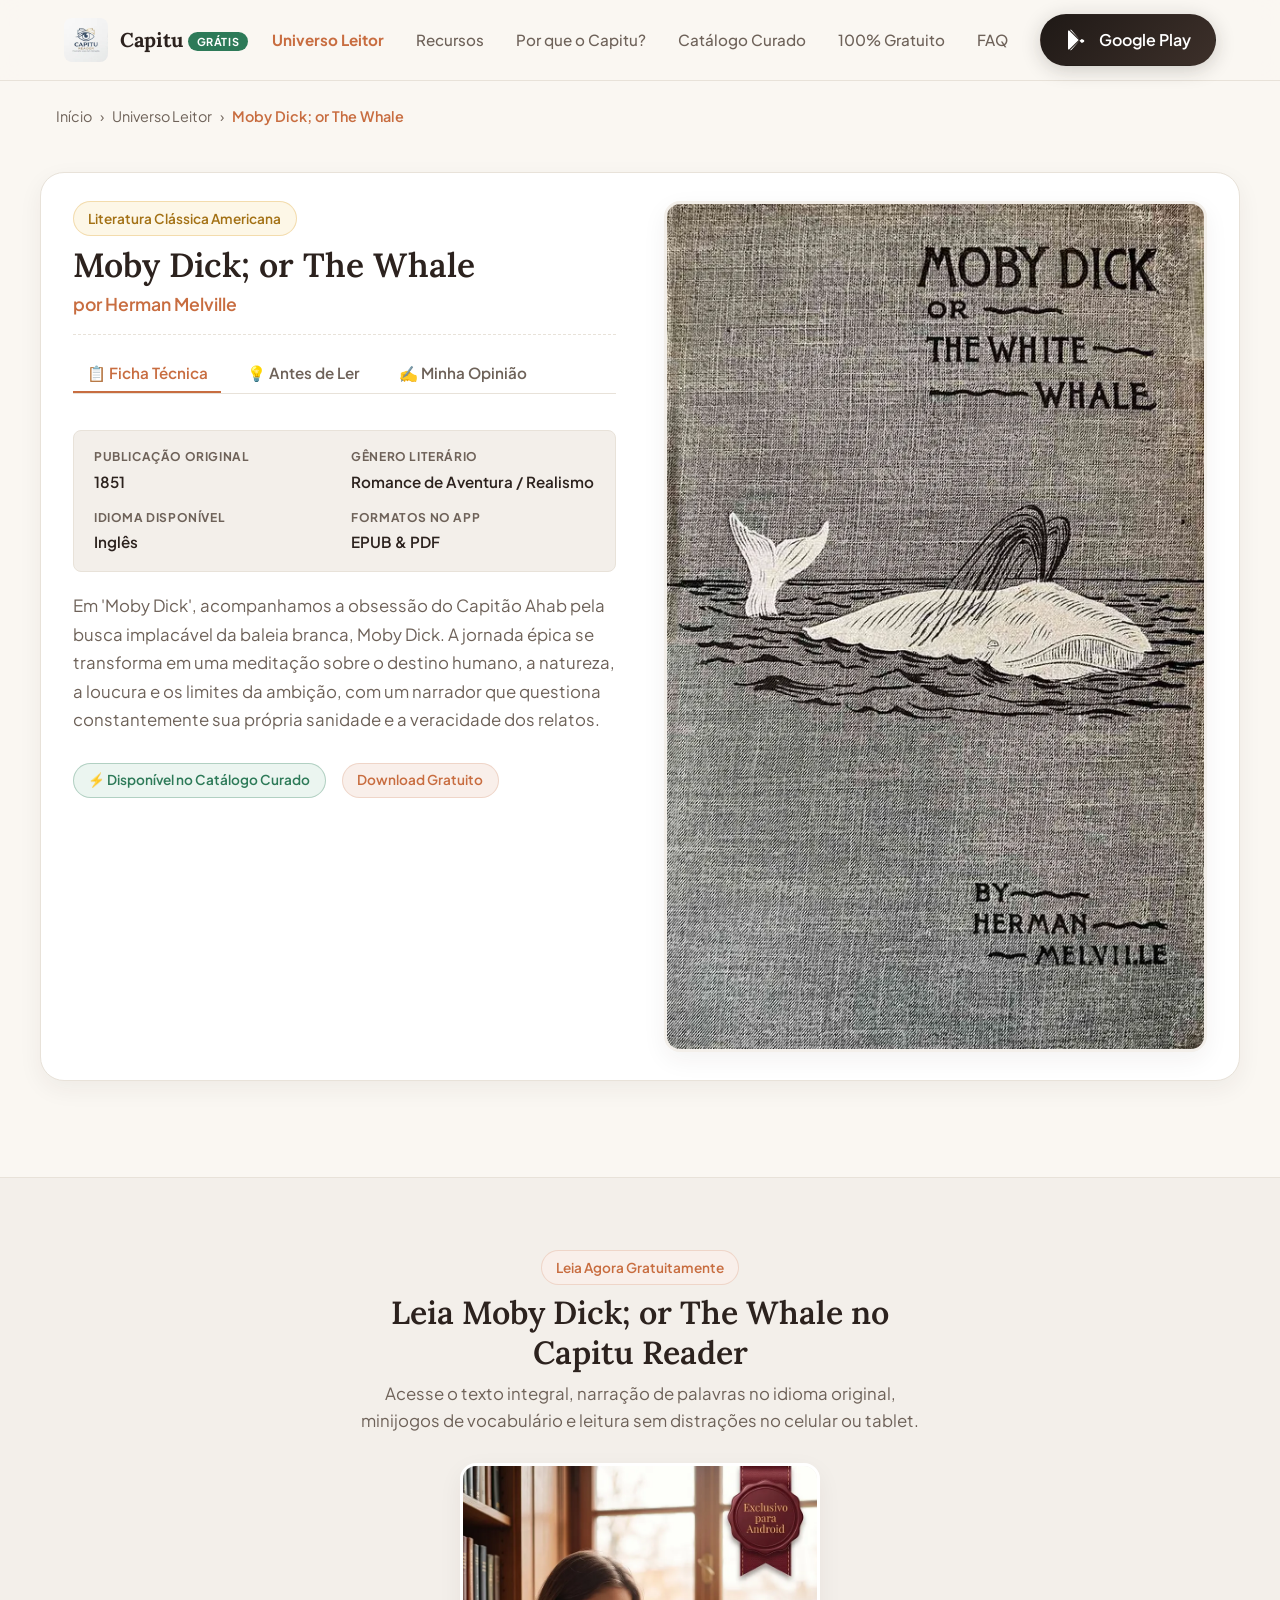
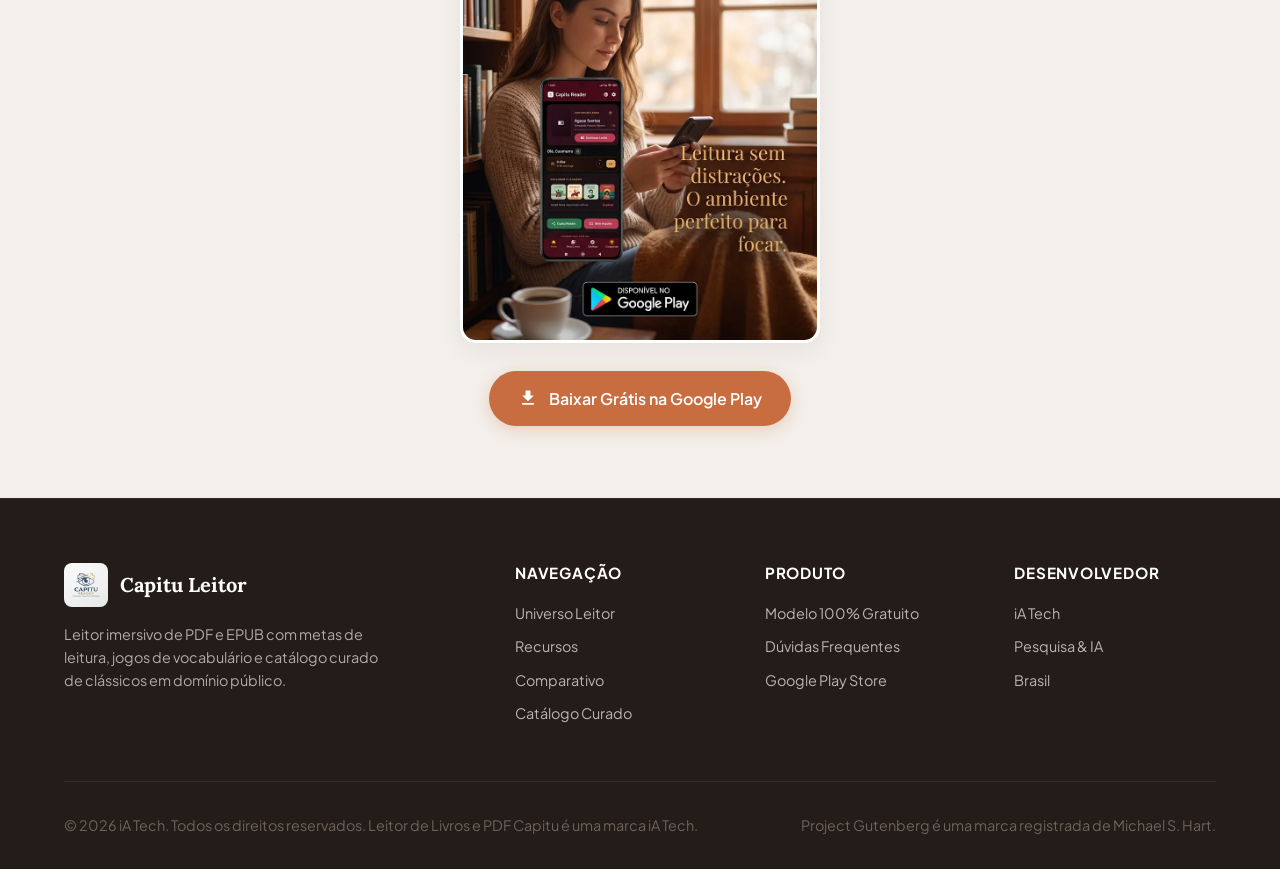
<file: obras/pg-2701.html>
<!DOCTYPE html>
<html lang="pt-BR">

<head>
  <meta charset="UTF-8">
  <meta name="viewport" content="width=device-width, initial-scale=1.0">
  <title>Moby Dick; or The Whale de Herman Melville — Ficha Técnica, Resumo & Antes de Ler | Capitu Reader</title>

  <!-- SEO & Metatags -->
  <meta name="description" content="Moby Dick; or The Whale por Herman Melville. Ficha técnica completa, pontos de atenção antes de ler, perspectiva crítica e download gratuito em EPUB e PDF no Capitu Reader.">
  <meta name="keywords" content="Moby Dick; or The Whale, Herman Melville, resumo Moby Dick; or The Whale, analise Moby Dick; or The Whale, antes de ler Moby Dick; or The Whale, ficha tecnica, literatura, livro epub pdf gratuito, Capitu Reader">
  <meta name="author" content="iA Tech">
  <meta name="robots" content="index, follow">
  <meta name="theme-color" content="#FAF7F2">
  <link rel="canonical" href="https://capitu-reader.com.br/obras/pg-2701.html">

  <!-- OpenGraph Tags (WhatsApp, Facebook, LinkedIn) -->
  <meta property="og:type" content="book">
  <meta property="og:url" content="https://capitu-reader.com.br/obras/pg-2701.html">
  <meta property="og:title" content="Moby Dick; or The Whale — Herman Melville | Capitu Reader">
  <meta property="og:description" content="Moby Dick; or The Whale por Herman Melville. Ficha técnica completa, pontos de atenção antes de ler, perspectiva crítica e download gratuito em EPUB e PDF no Capitu Reader.">
  <meta property="og:image" content="https://capitu-reader.com.br/books/pg-2701/cover.webp">
  <meta property="book:author" content="Herman Melville">
  <meta property="book:release_date" content="1851">

  <!-- Twitter Card Tags -->
  <meta name="twitter:card" content="summary_large_image">
  <meta name="twitter:title" content="Moby Dick; or The Whale — Herman Melville | Capitu Reader">
  <meta name="twitter:description" content="Moby Dick; or The Whale por Herman Melville. Ficha técnica completa, pontos de atenção antes de ler, perspectiva crítica e download gratuito em EPUB e PDF no Capitu Reader.">
  <meta name="twitter:image" content="https://capitu-reader.com.br/books/pg-2701/cover.webp">

  <!-- Favicon -->
  <link rel="icon" type="image/png" href="../images/logo.webp">
  <link rel="apple-touch-icon" href="../images/logo.webp">

  <!-- Google Fonts: Lora & Plus Jakarta Sans -->
  <link rel="preconnect" href="https://fonts.googleapis.com">
  <link rel="preconnect" href="https://fonts.gstatic.com" crossorigin>
  <link href="https://fonts.googleapis.com/css2?family=Lora:ital,wght@0,500;0,600;0,700;1,400&family=Plus+Jakarta+Sans:wght@400;500;600;700&display=swap" rel="stylesheet">

  <!-- Style Sheets -->
  <link rel="stylesheet" href="../css/styles.css">

  <!-- Schema.org Structured Data (JSON-LD) for Google Rich Snippets -->
  <script type="application/ld+json">
  {
    "@context": "https://schema.org",
    "@type": "Book",
    "name": "Moby Dick; or The Whale",
    "author": {
      "@type": "Person",
      "name": "Herman Melville"
    },
    "genre": "Romance de Aventura / Realismo",
    "datePublished": "1851",
    "inLanguage": "en",
    "image": "https://capitu-reader.com.br/books/pg-2701/cover.webp",
    "description": "Em 'Moby Dick', acompanhamos a obsessão do Capitão Ahab pela busca implacável da baleia branca, Moby Dick. A jornada épica se transforma em uma meditação sobre o destino humano, a natureza, a loucura e os limites da ambição, com um narrador que questiona constantemente sua própria sanidade e a veracidade dos relatos.",
    "bookFormat": "https://schema.org/EBook",
    "offers": {
      "@type": "Offer",
      "price": "0",
      "priceCurrency": "BRL",
      "availability": "https://schema.org/InStock",
      "seller": {
        "@type": "Organization",
        "name": "Capitu Reader"
      }
    }
  }
  </script>

  <!-- Google tag (gtag.js) -->
  <script async src="https://www.googletagmanager.com/gtag/js?id=G-86LKGHS6HR"></script>
  <script>
    window.dataLayer = window.dataLayer || [];
    function gtag() { dataLayer.push(arguments); }
    gtag('js', new Date());
    gtag('config', 'G-86LKGHS6HR');
  </script>
</head>

<body>

  <!-- Header / Navegação -->
  <header class="header">
    <div class="container header-container">
      <a href="../index.html" class="logo" id="header-logo">
        <img src="../images/logo.webp" alt="Logo Capitu Leitor de Livros e PDF" class="logo-img">
        <span>Capitu <span class="logo-tag">GRÁTIS</span></span>
      </a>

      <button class="mobile-toggle" id="mobile-toggle" aria-label="Abrir menu de navegação" aria-expanded="false">
        ☰
      </button>

      <nav>
        <ul class="nav-menu" id="nav-menu">
          <li><a href="../universo-leitor.html" class="nav-link" style="color: var(--color-primary); font-weight: 700;">Universo Leitor</a></li>
          <li><a href="../index.html#recursos" class="nav-link">Recursos</a></li>
          <li><a href="../index.html#comparativo" class="nav-link">Por que o Capitu?</a></li>
          <li><a href="../index.html#catalogo" class="nav-link">Catálogo Curado</a></li>
          <li><a href="../index.html#modelo-justo" class="nav-link">100% Gratuito</a></li>
          <li><a href="../index.html#faq" class="nav-link">FAQ</a></li>
          <li>
            <a href="https://play.google.com/store/apps/details?id=br.com.iatech.capitureader&pcampaignid=web_share"
              target="_blank" rel="noopener noreferrer" class="btn btn-playstore" data-location="header_obra">
              <svg viewBox="0 0 24 24">
                <path d="M3,20.5V3.5C3,2.91 3.34,2.39 3.84,2.15L13.69,12L3.84,21.85C3.34,21.6 3,21.09 3,20.5M16.81,15.12L18.81,13.97C19.46,13.59 19.46,12.41 18.81,12.03L16.81,10.88L14.4,12.7L16.81,15.12M14.4,11.3L4.95,1.85C5.11,1.8 5.28,1.77 5.46,1.77C5.9,1.77 6.33,1.96 6.64,2.14L14.4,11.3M4.95,22.15L14.4,12.7L6.64,21.86C6.33,22.04 5.9,22.23 5.46,22.23C5.28,22.23 5.11,22.2 4.95,22.15Z" />
              </svg>
              Google Play
            </a>
          </li>
        </ul>
      </nav>
    </div>
  </header>

  <!-- Breadcrumbs para SEO -->
  <nav class="container" aria-label="Breadcrumb" style="padding: 1.5rem 1rem 0.5rem;">
    <ol style="list-style: none; display: flex; gap: 8px; font-size: 0.9rem; color: var(--text-secondary); padding: 0; margin: 0; flex-wrap: wrap;">
      <li><a href="../index.html" style="color: var(--text-secondary); text-decoration: none;">Início</a></li>
      <li>›</li>
      <li><a href="../universo-leitor.html" style="color: var(--text-secondary); text-decoration: none;">Universo Leitor</a></li>
      <li>›</li>
      <li style="color: var(--color-primary); font-weight: 600;" aria-current="page">Moby Dick; or The Whale</li>
    </ol>
  </nav>

  <!-- Seção Principal da Obra -->
  <main class="obras-section" style="padding-top: 1rem;">
    <div class="container obras-container">
      <article class="obra-card" id="obra-card-pg-2701">
        <div class="obra-grid">
          <div class="ficha-tecnica">
            <div class="ficha-header">
              <span class="badge badge-gold">Literatura Clássica Americana</span>
              <h1 class="font-serif" style="font-size: 2.1rem; margin: 0.5rem 0 0.25rem; line-height: 1.25;">Moby Dick; or The Whale</h1>
              <span class="ficha-autor">por Herman Melville</span>
            </div>

            <!-- Abas do Card de Ficha Técnica -->
            <div class="card-tabs-nav" role="tablist">
              <button class="tab-btn active" role="tab" aria-selected="true" data-tab="ficha-pg-2701" onclick="switchObraTab(this, 'ficha-pg-2701')">
                📋 Ficha Técnica
              </button>
              <button class="tab-btn" role="tab" aria-selected="false" data-tab="antes-ler-pg-2701" onclick="switchObraTab(this, 'antes-ler-pg-2701')">
                💡 Antes de Ler
              </button>
              <button class="tab-btn" role="tab" aria-selected="false" data-tab="opiniao-pg-2701" onclick="switchObraTab(this, 'opiniao-pg-2701')">
                ✍️ Minha Opinião
              </button>
            </div>

            <!-- Aba 1: Ficha Técnica -->
            <div class="tab-content active" id="ficha-pg-2701" role="tabpanel">
              <div class="ficha-meta-grid">
                <div class="ficha-meta-item">
                  <strong>Publicação Original</strong>
                  <span>1851</span>
                </div>
                <div class="ficha-meta-item">
                  <strong>Gênero Literário</strong>
                  <span>Romance de Aventura / Realismo</span>
                </div>
                <div class="ficha-meta-item">
                  <strong>Idioma Disponível</strong>
                  <span>Inglês</span>
                </div>
                <div class="ficha-meta-item">
                  <strong>Formatos no App</strong>
                  <span>EPUB &amp; PDF</span>
                </div>
              </div>

              <p class="ficha-resumo">
                Em &#039;Moby Dick&#039;, acompanhamos a obsessão do Capitão Ahab pela busca implacável da baleia branca, Moby Dick. A jornada épica se transforma em uma meditação sobre o destino humano, a natureza, a loucura e os limites da ambição, com um narrador que questiona constantemente sua própria sanidade e a veracidade dos relatos.
              </p>

              <div class="ficha-footer">
                <span class="badge badge-green">⚡ Disponível no Catálogo Curado</span>
                <span class="badge">Download Gratuito</span>
              </div>
            </div>

            <!-- Aba 2: Antes de Ler -->
            <div class="tab-content" id="antes-ler-pg-2701" role="tabpanel">
              <div class="antes-ler-intro">
                <strong>Pontos de Atenção & Perspectiva Crítica</strong>
                <p>Aspectos essenciais que o leitor deve ter em mente ao explorar esta obra:</p>
              </div>

              <div class="alert-tags-list">
          <div class="alert-tag-item">
            <span class="alert-badge">[Narrador Não Confiável]</span>
            <p><strong>O que observar:</strong> A narrativa em primeira pessoa de Ismael é marcada por digressões, alucinações e uma crescente instabilidade mental. O leitor deve estar atento à subjetividade do narrador e questionar a veracidade dos eventos relatados.</p>
          </div>
          <div class="alert-tag-item">
            <span class="alert-badge">[Obsessão e Loucura]</span>
            <p><strong>O que observar:</strong> A obsessão de Ahab pela baleia branca é central na obra, representando uma força destrutiva que o consome e ameaça toda a tripulação. Analise como a loucura se manifesta tanto em Ahab quanto no próprio Moby Dick.</p>
          </div>
          <div class="alert-tag-item">
            <span class="alert-badge">[Simbolismo]</span>
            <p><strong>O que observar:</strong> A baleia branca, Moby Dick, é um símbolo complexo que pode representar o mal absoluto, a natureza indomável, a morte ou até mesmo a própria existência. Explore as diversas interpretações do simbolismo da obra.</p>
          </div>
          <div class="alert-tag-item">
            <span class="alert-badge">[Crítica Social]</span>
            <p><strong>O que observar:</strong> A narrativa oferece uma crítica implícita à ambição humana, ao colonialismo e à exploração dos recursos naturais. Observe o papel das diferentes classes sociais a bordo do Pequod e suas relações com o Capitão Ahab.</p>
          </div>
          <div class="alert-tag-item">
            <span class="alert-badge">[Ironia]</span>
            <p><strong>O que observar:</strong> Melville utiliza a ironia de forma constante, tanto na descrição da tripulação quanto nas reflexões filosóficas de Ahab. A repetição de frases e ideias reforça essa ironia estética.</p>
          </div>
              </div>
            </div>

            <!-- Aba 3: Minha Opinião -->
            <div class="tab-content" id="opiniao-pg-2701" role="tabpanel">
        <div class="opiniao-placeholder-box">
          <span class="opiniao-icon">✍️</span>
          <strong>Minha Opinião sobre Moby Dick; or The Whale</strong>
          <p>Em breve: resenha e opinião crítica do leitor após a conclusão da leitura da obra no app.</p>
        </div>
            </div>
          </div>

          <div class="obra-image-container">
            <img src="../books/pg-2701/cover.webp" alt="Capa da obra Moby Dick; or The Whale de Herman Melville no Capitu Reader" loading="lazy">
          </div>
        </div>
      </article>
    </div>
  </main>

  <!-- CTA de Leitura no App -->
  <section class="destaque-reduzido-section" style="margin-top: 3rem;">
    <div class="container">
      <div class="destaque-reduzido-card">
        <div>
          <div class="badge">Leia Agora Gratuitamente</div>
          <h2 class="font-serif" style="font-size: 2rem; margin-top: 0.5rem; margin-bottom: 0.5rem;">Leia Moby Dick; or The Whale no Capitu Reader</h2>
          <p style="font-size: 1.05rem; color: var(--text-secondary);">
            Acesse o texto integral, narração de palavras no idioma original, minijogos de vocabulário e leitura sem distrações no celular ou tablet.
          </p>
        </div>

        <div class="destaque-reduzido-img-wrapper">
          <img src="../images/mulher-sentada-lendo.webp" alt="Leitora utilizando o aplicativo Capitu Reader">
        </div>

        <a href="https://play.google.com/store/apps/details?id=br.com.iatech.capitureader&pcampaignid=web_share"
          target="_blank" rel="noopener noreferrer" class="btn btn-primary" data-location="obra_page_cta">
          <svg width="20" height="20" viewBox="0 0 24 24" fill="currentColor">
            <path d="M5 20h14v-2H5v2zM19 9h-4V3H9v6H5l7 7 7-7z" />
          </svg>
          Baixar Grátis na Google Play
        </a>
      </div>
    </div>
  </section>

  <!-- Rodapé -->
  <footer class="footer">
    <div class="container">
      <div class="footer-grid">
        <div class="footer-brand">
          <a href="../index.html" class="logo">
            <img src="../images/logo.webp" alt="Capitu Logo" class="logo-img">
            <span>Capitu Leitor</span>
          </a>
          <p>Leitor imersivo de PDF e EPUB com metas de leitura, jogos de vocabulário e catálogo curado de clássicos em domínio público.</p>
        </div>

        <div class="footer-col">
          <h4>Navegação</h4>
          <ul class="footer-links">
            <li><a href="../universo-leitor.html">Universo Leitor</a></li>
            <li><a href="../index.html#recursos">Recursos</a></li>
            <li><a href="../index.html#comparativo">Comparativo</a></li>
            <li><a href="../index.html#catalogo">Catálogo Curado</a></li>
          </ul>
        </div>

        <div class="footer-col">
          <h4>Produto</h4>
          <ul class="footer-links">
            <li><a href="../index.html#modelo-justo">Modelo 100% Gratuito</a></li>
            <li><a href="../index.html#faq">Dúvidas Frequentes</a></li>
            <li><a href="https://play.google.com/store/apps/details?id=br.com.iatech.capitureader&pcampaignid=web_share" target="_blank" rel="noopener">Google Play Store</a></li>
          </ul>
        </div>

        <div class="footer-col">
          <h4>Desenvolvedor</h4>
          <ul class="footer-links">
            <li><a href="https://iatech.com.br/" target="_blank" rel="noopener">iA Tech</a></li>
            <li><span>Pesquisa & IA</span></li>
            <li><span>Brasil</span></li>
          </ul>
        </div>
      </div>

      <div class="footer-bottom">
        <p>&copy; 2026 iA Tech. Todos os direitos reservados. Leitor de Livros e PDF Capitu é uma marca iA Tech.</p>
        <p>Project Gutenberg é uma marca registrada de Michael S. Hart.</p>
      </div>
    </div>
  </footer>

  <!-- Scripts -->
  <script src="../js/main.js?v=4"></script>
</body>

</html>
</file>
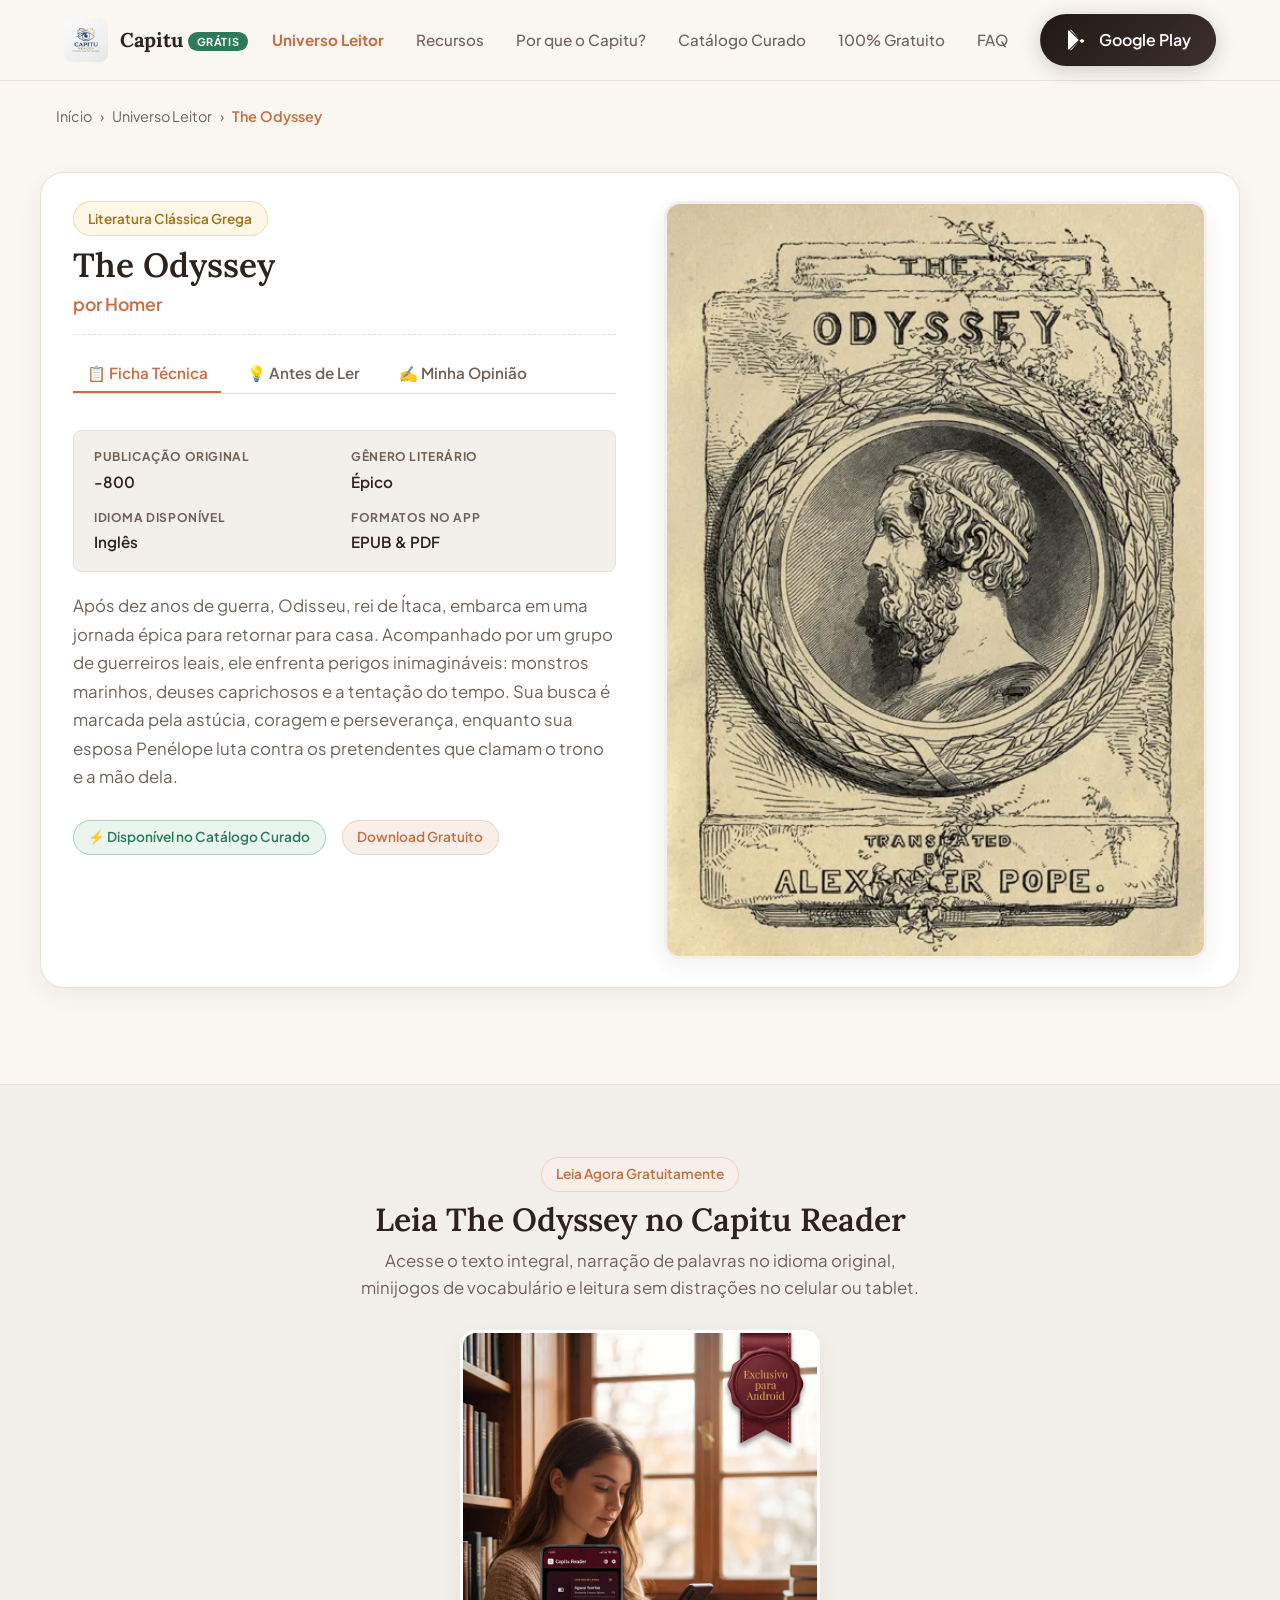
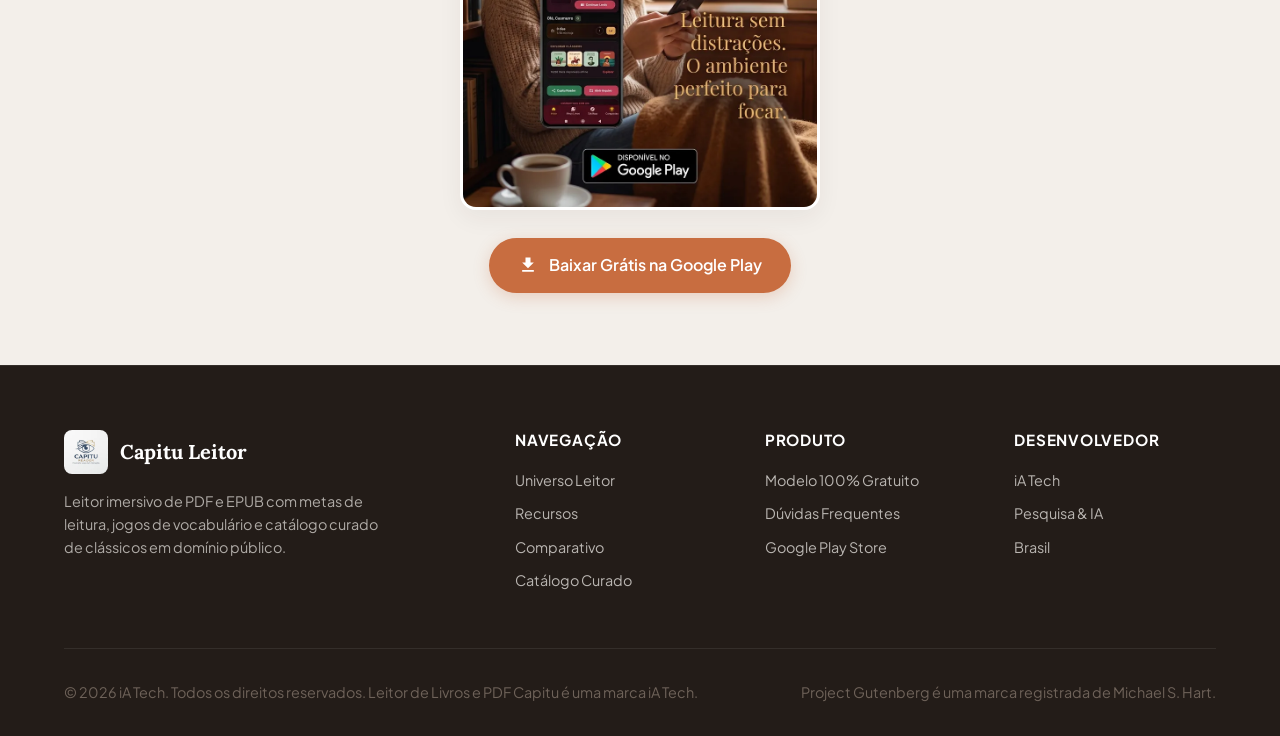
<file: obras/pg-3160.html>
<!DOCTYPE html>
<html lang="pt-BR">

<head>
  <meta charset="UTF-8">
  <meta name="viewport" content="width=device-width, initial-scale=1.0">
  <title>The Odyssey de Homer — Ficha Técnica, Resumo & Antes de Ler | Capitu Reader</title>

  <!-- SEO & Metatags -->
  <meta name="description" content="The Odyssey por Homer. Ficha técnica completa, pontos de atenção antes de ler, perspectiva crítica e download gratuito em EPUB e PDF no Capitu Reader.">
  <meta name="keywords" content="The Odyssey, Homer, resumo The Odyssey, analise The Odyssey, antes de ler The Odyssey, ficha tecnica, literatura, livro epub pdf gratuito, Capitu Reader">
  <meta name="author" content="iA Tech">
  <meta name="robots" content="index, follow">
  <meta name="theme-color" content="#FAF7F2">
  <link rel="canonical" href="https://capitu-reader.com.br/obras/pg-3160.html">

  <!-- OpenGraph Tags (WhatsApp, Facebook, LinkedIn) -->
  <meta property="og:type" content="book">
  <meta property="og:url" content="https://capitu-reader.com.br/obras/pg-3160.html">
  <meta property="og:title" content="The Odyssey — Homer | Capitu Reader">
  <meta property="og:description" content="The Odyssey por Homer. Ficha técnica completa, pontos de atenção antes de ler, perspectiva crítica e download gratuito em EPUB e PDF no Capitu Reader.">
  <meta property="og:image" content="https://capitu-reader.com.br/books/pg-3160/cover.webp">
  <meta property="book:author" content="Homer">
  <meta property="book:release_date" content="-800">

  <!-- Twitter Card Tags -->
  <meta name="twitter:card" content="summary_large_image">
  <meta name="twitter:title" content="The Odyssey — Homer | Capitu Reader">
  <meta name="twitter:description" content="The Odyssey por Homer. Ficha técnica completa, pontos de atenção antes de ler, perspectiva crítica e download gratuito em EPUB e PDF no Capitu Reader.">
  <meta name="twitter:image" content="https://capitu-reader.com.br/books/pg-3160/cover.webp">

  <!-- Favicon -->
  <link rel="icon" type="image/png" href="../images/logo.webp">
  <link rel="apple-touch-icon" href="../images/logo.webp">

  <!-- Google Fonts: Lora & Plus Jakarta Sans -->
  <link rel="preconnect" href="https://fonts.googleapis.com">
  <link rel="preconnect" href="https://fonts.gstatic.com" crossorigin>
  <link href="https://fonts.googleapis.com/css2?family=Lora:ital,wght@0,500;0,600;0,700;1,400&family=Plus+Jakarta+Sans:wght@400;500;600;700&display=swap" rel="stylesheet">

  <!-- Style Sheets -->
  <link rel="stylesheet" href="../css/styles.css">

  <!-- Schema.org Structured Data (JSON-LD) for Google Rich Snippets -->
  <script type="application/ld+json">
  {
    "@context": "https://schema.org",
    "@type": "Book",
    "name": "The Odyssey",
    "author": {
      "@type": "Person",
      "name": "Homer"
    },
    "genre": "Épico",
    "datePublished": "-800",
    "inLanguage": "en",
    "image": "https://capitu-reader.com.br/books/pg-3160/cover.webp",
    "description": "Após dez anos de guerra, Odisseu, rei de Ítaca, embarca em uma jornada épica para retornar para casa. Acompanhado por um grupo de guerreiros leais, ele enfrenta perigos inimagináveis: monstros marinhos, deuses caprichosos e a tentação do tempo. Sua busca é marcada pela astúcia, coragem e perseverança, enquanto sua esposa Penélope luta contra os pretendentes que clamam o trono e a mão dela.",
    "bookFormat": "https://schema.org/EBook",
    "offers": {
      "@type": "Offer",
      "price": "0",
      "priceCurrency": "BRL",
      "availability": "https://schema.org/InStock",
      "seller": {
        "@type": "Organization",
        "name": "Capitu Reader"
      }
    }
  }
  </script>

  <!-- Google tag (gtag.js) -->
  <script async src="https://www.googletagmanager.com/gtag/js?id=G-86LKGHS6HR"></script>
  <script>
    window.dataLayer = window.dataLayer || [];
    function gtag() { dataLayer.push(arguments); }
    gtag('js', new Date());
    gtag('config', 'G-86LKGHS6HR');
  </script>
</head>

<body>

  <!-- Header / Navegação -->
  <header class="header">
    <div class="container header-container">
      <a href="../index.html" class="logo" id="header-logo">
        <img src="../images/logo.webp" alt="Logo Capitu Leitor de Livros e PDF" class="logo-img">
        <span>Capitu <span class="logo-tag">GRÁTIS</span></span>
      </a>

      <button class="mobile-toggle" id="mobile-toggle" aria-label="Abrir menu de navegação" aria-expanded="false">
        ☰
      </button>

      <nav>
        <ul class="nav-menu" id="nav-menu">
          <li><a href="../universo-leitor.html" class="nav-link" style="color: var(--color-primary); font-weight: 700;">Universo Leitor</a></li>
          <li><a href="../index.html#recursos" class="nav-link">Recursos</a></li>
          <li><a href="../index.html#comparativo" class="nav-link">Por que o Capitu?</a></li>
          <li><a href="../index.html#catalogo" class="nav-link">Catálogo Curado</a></li>
          <li><a href="../index.html#modelo-justo" class="nav-link">100% Gratuito</a></li>
          <li><a href="../index.html#faq" class="nav-link">FAQ</a></li>
          <li>
            <a href="https://play.google.com/store/apps/details?id=br.com.iatech.capitureader&pcampaignid=web_share"
              target="_blank" rel="noopener noreferrer" class="btn btn-playstore" data-location="header_obra">
              <svg viewBox="0 0 24 24">
                <path d="M3,20.5V3.5C3,2.91 3.34,2.39 3.84,2.15L13.69,12L3.84,21.85C3.34,21.6 3,21.09 3,20.5M16.81,15.12L18.81,13.97C19.46,13.59 19.46,12.41 18.81,12.03L16.81,10.88L14.4,12.7L16.81,15.12M14.4,11.3L4.95,1.85C5.11,1.8 5.28,1.77 5.46,1.77C5.9,1.77 6.33,1.96 6.64,2.14L14.4,11.3M4.95,22.15L14.4,12.7L6.64,21.86C6.33,22.04 5.9,22.23 5.46,22.23C5.28,22.23 5.11,22.2 4.95,22.15Z" />
              </svg>
              Google Play
            </a>
          </li>
        </ul>
      </nav>
    </div>
  </header>

  <!-- Breadcrumbs para SEO -->
  <nav class="container" aria-label="Breadcrumb" style="padding: 1.5rem 1rem 0.5rem;">
    <ol style="list-style: none; display: flex; gap: 8px; font-size: 0.9rem; color: var(--text-secondary); padding: 0; margin: 0; flex-wrap: wrap;">
      <li><a href="../index.html" style="color: var(--text-secondary); text-decoration: none;">Início</a></li>
      <li>›</li>
      <li><a href="../universo-leitor.html" style="color: var(--text-secondary); text-decoration: none;">Universo Leitor</a></li>
      <li>›</li>
      <li style="color: var(--color-primary); font-weight: 600;" aria-current="page">The Odyssey</li>
    </ol>
  </nav>

  <!-- Seção Principal da Obra -->
  <main class="obras-section" style="padding-top: 1rem;">
    <div class="container obras-container">
      <article class="obra-card" id="obra-card-pg-3160">
        <div class="obra-grid">
          <div class="ficha-tecnica">
            <div class="ficha-header">
              <span class="badge badge-gold">Literatura Clássica Grega</span>
              <h1 class="font-serif" style="font-size: 2.1rem; margin: 0.5rem 0 0.25rem; line-height: 1.25;">The Odyssey</h1>
              <span class="ficha-autor">por Homer</span>
            </div>

            <!-- Abas do Card de Ficha Técnica -->
            <div class="card-tabs-nav" role="tablist">
              <button class="tab-btn active" role="tab" aria-selected="true" data-tab="ficha-pg-3160" onclick="switchObraTab(this, 'ficha-pg-3160')">
                📋 Ficha Técnica
              </button>
              <button class="tab-btn" role="tab" aria-selected="false" data-tab="antes-ler-pg-3160" onclick="switchObraTab(this, 'antes-ler-pg-3160')">
                💡 Antes de Ler
              </button>
              <button class="tab-btn" role="tab" aria-selected="false" data-tab="opiniao-pg-3160" onclick="switchObraTab(this, 'opiniao-pg-3160')">
                ✍️ Minha Opinião
              </button>
            </div>

            <!-- Aba 1: Ficha Técnica -->
            <div class="tab-content active" id="ficha-pg-3160" role="tabpanel">
              <div class="ficha-meta-grid">
                <div class="ficha-meta-item">
                  <strong>Publicação Original</strong>
                  <span>-800</span>
                </div>
                <div class="ficha-meta-item">
                  <strong>Gênero Literário</strong>
                  <span>Épico</span>
                </div>
                <div class="ficha-meta-item">
                  <strong>Idioma Disponível</strong>
                  <span>Inglês</span>
                </div>
                <div class="ficha-meta-item">
                  <strong>Formatos no App</strong>
                  <span>EPUB &amp; PDF</span>
                </div>
              </div>

              <p class="ficha-resumo">
                Após dez anos de guerra, Odisseu, rei de Ítaca, embarca em uma jornada épica para retornar para casa. Acompanhado por um grupo de guerreiros leais, ele enfrenta perigos inimagináveis: monstros marinhos, deuses caprichosos e a tentação do tempo. Sua busca é marcada pela astúcia, coragem e perseverança, enquanto sua esposa Penélope luta contra os pretendentes que clamam o trono e a mão dela.
              </p>

              <div class="ficha-footer">
                <span class="badge badge-green">⚡ Disponível no Catálogo Curado</span>
                <span class="badge">Download Gratuito</span>
              </div>
            </div>

            <!-- Aba 2: Antes de Ler -->
            <div class="tab-content" id="antes-ler-pg-3160" role="tabpanel">
              <div class="antes-ler-intro">
                <strong>Pontos de Atenção & Perspectiva Crítica</strong>
                <p>Aspectos essenciais que o leitor deve ter em mente ao explorar esta obra:</p>
              </div>

              <div class="alert-tags-list">
          <div class="alert-tag-item">
            <span class="alert-badge">[Narrador Épico]</span>
            <p><strong>O que observar:</strong> A narrativa é predominantemente oral, com repetições, fórmulas épicas e foco na honra, glória e destino dos heróis. A estrutura poética e a linguagem carregada de simbolismo são características marcantes.</p>
          </div>
          <div class="alert-tag-item">
            <span class="alert-badge">[Mito e Religião Gregas]</span>
            <p><strong>O que observar:</strong> A obra é profundamente enraizada no panteão grego, com intervenções dos deuses (Zeus, Poseidon, Atena) que influenciam diretamente o curso da jornada. Compreender a mitologia é crucial para interpretar os eventos.</p>
          </div>
          <div class="alert-tag-item">
            <span class="alert-badge">[Heroísmo e Virtudes]</span>
            <p><strong>O que observar:</strong> Odisseu não se encaixa no modelo tradicional de herói forte e invencível. Sua força reside na inteligência, astúcia, paciência e lealdade a seus companheiros. A obra explora as virtudes que o tornam um líder e um exemplo.</p>
          </div>
          <div class="alert-tag-item">
            <span class="alert-badge">[Temas da Jornada]</span>
            <p><strong>O que observar:</strong> A &#039;Odisseia&#039; é uma representação arquetípica do mito da jornada, com seus desafios, provações e a busca pelo autoconhecimento. A viagem de Odisseu simboliza o caminho para a maturidade e a realização pessoal.</p>
          </div>
          <div class="alert-tag-item">
            <span class="alert-badge">[Estrutura Circular]</span>
            <p><strong>O que observar:</strong> A narrativa apresenta uma estrutura circular, com Odisseu retornando ao seu lar após um longo período de ausência. Essa repetição do ciclo da jornada reforça o tema da inevitabilidade e da importância do retorno.</p>
          </div>
              </div>
            </div>

            <!-- Aba 3: Minha Opinião -->
            <div class="tab-content" id="opiniao-pg-3160" role="tabpanel">
        <div class="opiniao-placeholder-box">
          <span class="opiniao-icon">✍️</span>
          <strong>Minha Opinião sobre The Odyssey</strong>
          <p>Em breve: resenha e opinião crítica do leitor após a conclusão da leitura da obra no app.</p>
        </div>
            </div>
          </div>

          <div class="obra-image-container">
            <img src="../books/pg-3160/cover.webp" alt="Capa da obra The Odyssey de Homer no Capitu Reader" loading="lazy">
          </div>
        </div>
      </article>
    </div>
  </main>

  <!-- CTA de Leitura no App -->
  <section class="destaque-reduzido-section" style="margin-top: 3rem;">
    <div class="container">
      <div class="destaque-reduzido-card">
        <div>
          <div class="badge">Leia Agora Gratuitamente</div>
          <h2 class="font-serif" style="font-size: 2rem; margin-top: 0.5rem; margin-bottom: 0.5rem;">Leia The Odyssey no Capitu Reader</h2>
          <p style="font-size: 1.05rem; color: var(--text-secondary);">
            Acesse o texto integral, narração de palavras no idioma original, minijogos de vocabulário e leitura sem distrações no celular ou tablet.
          </p>
        </div>

        <div class="destaque-reduzido-img-wrapper">
          <img src="../images/mulher-sentada-lendo.webp" alt="Leitora utilizando o aplicativo Capitu Reader">
        </div>

        <a href="https://play.google.com/store/apps/details?id=br.com.iatech.capitureader&pcampaignid=web_share"
          target="_blank" rel="noopener noreferrer" class="btn btn-primary" data-location="obra_page_cta">
          <svg width="20" height="20" viewBox="0 0 24 24" fill="currentColor">
            <path d="M5 20h14v-2H5v2zM19 9h-4V3H9v6H5l7 7 7-7z" />
          </svg>
          Baixar Grátis na Google Play
        </a>
      </div>
    </div>
  </section>

  <!-- Rodapé -->
  <footer class="footer">
    <div class="container">
      <div class="footer-grid">
        <div class="footer-brand">
          <a href="../index.html" class="logo">
            <img src="../images/logo.webp" alt="Capitu Logo" class="logo-img">
            <span>Capitu Leitor</span>
          </a>
          <p>Leitor imersivo de PDF e EPUB com metas de leitura, jogos de vocabulário e catálogo curado de clássicos em domínio público.</p>
        </div>

        <div class="footer-col">
          <h4>Navegação</h4>
          <ul class="footer-links">
            <li><a href="../universo-leitor.html">Universo Leitor</a></li>
            <li><a href="../index.html#recursos">Recursos</a></li>
            <li><a href="../index.html#comparativo">Comparativo</a></li>
            <li><a href="../index.html#catalogo">Catálogo Curado</a></li>
          </ul>
        </div>

        <div class="footer-col">
          <h4>Produto</h4>
          <ul class="footer-links">
            <li><a href="../index.html#modelo-justo">Modelo 100% Gratuito</a></li>
            <li><a href="../index.html#faq">Dúvidas Frequentes</a></li>
            <li><a href="https://play.google.com/store/apps/details?id=br.com.iatech.capitureader&pcampaignid=web_share" target="_blank" rel="noopener">Google Play Store</a></li>
          </ul>
        </div>

        <div class="footer-col">
          <h4>Desenvolvedor</h4>
          <ul class="footer-links">
            <li><a href="https://iatech.com.br/" target="_blank" rel="noopener">iA Tech</a></li>
            <li><span>Pesquisa & IA</span></li>
            <li><span>Brasil</span></li>
          </ul>
        </div>
      </div>

      <div class="footer-bottom">
        <p>&copy; 2026 iA Tech. Todos os direitos reservados. Leitor de Livros e PDF Capitu é uma marca iA Tech.</p>
        <p>Project Gutenberg é uma marca registrada de Michael S. Hart.</p>
      </div>
    </div>
  </footer>

  <!-- Scripts -->
  <script src="../js/main.js?v=4"></script>
</body>

</html>
</file>
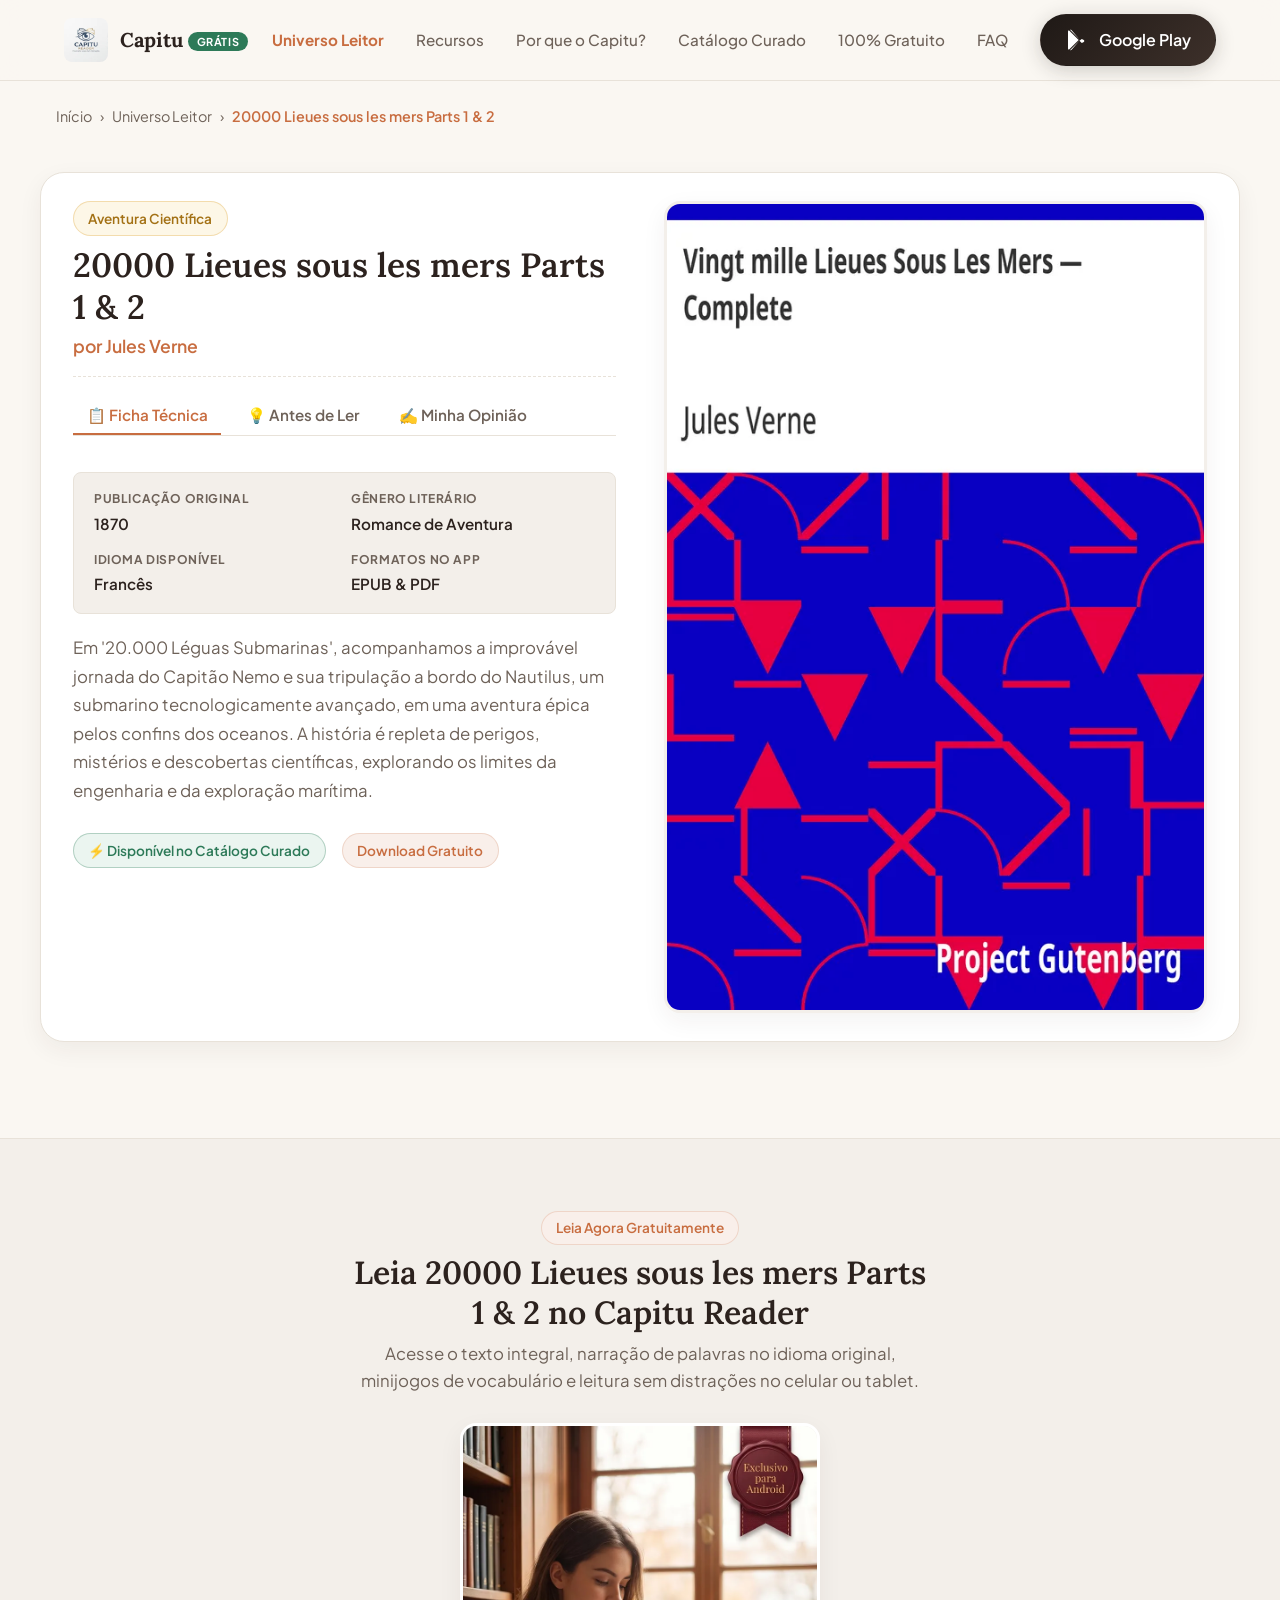
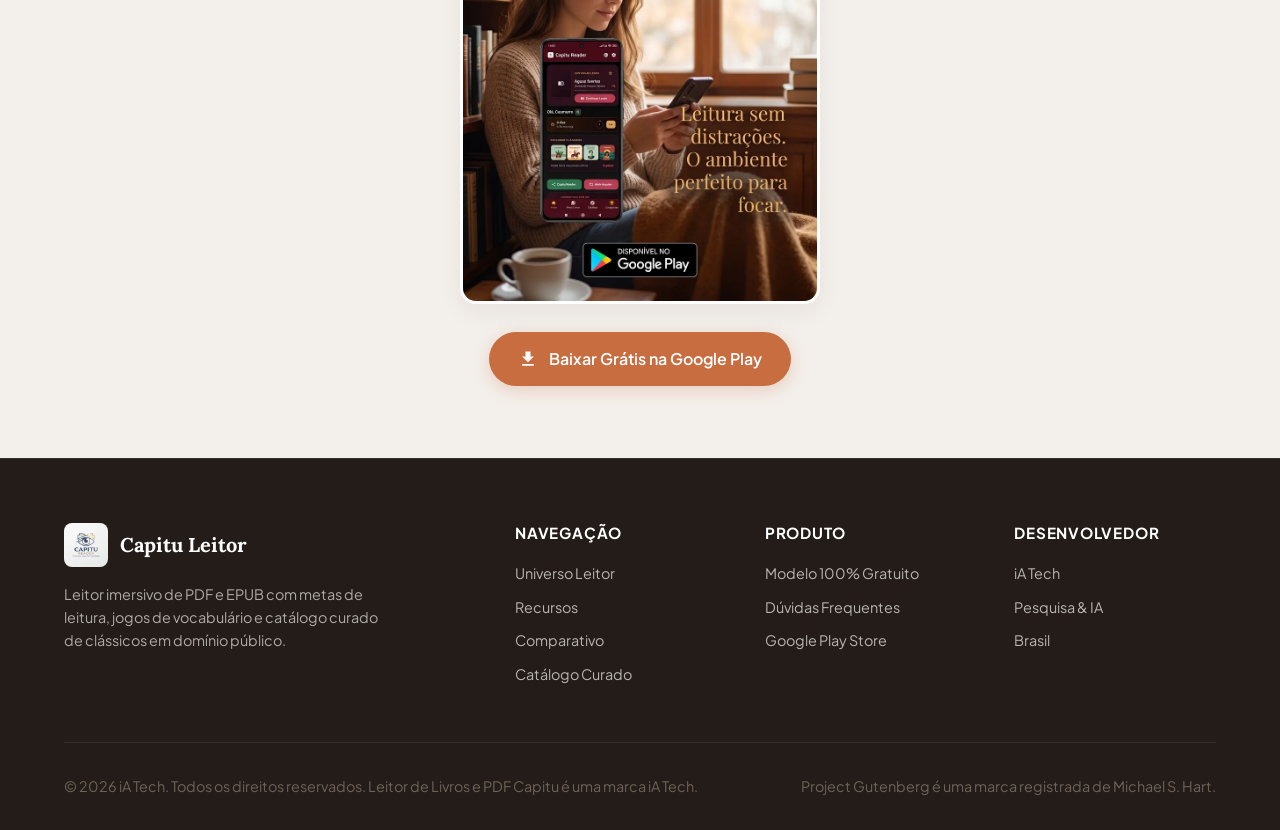
<file: obras/pg-5097.html>
<!DOCTYPE html>
<html lang="pt-BR">

<head>
  <meta charset="UTF-8">
  <meta name="viewport" content="width=device-width, initial-scale=1.0">
  <title>20000 Lieues sous les mers Parts 1 &amp; 2 de Jules Verne — Ficha Técnica, Resumo & Antes de Ler | Capitu Reader</title>

  <!-- SEO & Metatags -->
  <meta name="description" content="20000 Lieues sous les mers Parts 1 &amp; 2 por Jules Verne. Ficha técnica completa, pontos de atenção antes de ler, perspectiva crítica e download gratuito em EPUB e PDF no Capitu Reader.">
  <meta name="keywords" content="20000 Lieues sous les mers Parts 1 &amp; 2, Jules Verne, resumo 20000 Lieues sous les mers Parts 1 &amp; 2, analise 20000 Lieues sous les mers Parts 1 &amp; 2, antes de ler 20000 Lieues sous les mers Parts 1 &amp; 2, ficha tecnica, literatura, livro epub pdf gratuito, Capitu Reader">
  <meta name="author" content="iA Tech">
  <meta name="robots" content="index, follow">
  <meta name="theme-color" content="#FAF7F2">
  <link rel="canonical" href="https://capitu-reader.com.br/obras/pg-5097.html">

  <!-- OpenGraph Tags (WhatsApp, Facebook, LinkedIn) -->
  <meta property="og:type" content="book">
  <meta property="og:url" content="https://capitu-reader.com.br/obras/pg-5097.html">
  <meta property="og:title" content="20000 Lieues sous les mers Parts 1 &amp; 2 — Jules Verne | Capitu Reader">
  <meta property="og:description" content="20000 Lieues sous les mers Parts 1 &amp; 2 por Jules Verne. Ficha técnica completa, pontos de atenção antes de ler, perspectiva crítica e download gratuito em EPUB e PDF no Capitu Reader.">
  <meta property="og:image" content="https://capitu-reader.com.br/books/pg-5097/cover.webp">
  <meta property="book:author" content="Jules Verne">
  <meta property="book:release_date" content="1870">

  <!-- Twitter Card Tags -->
  <meta name="twitter:card" content="summary_large_image">
  <meta name="twitter:title" content="20000 Lieues sous les mers Parts 1 &amp; 2 — Jules Verne | Capitu Reader">
  <meta name="twitter:description" content="20000 Lieues sous les mers Parts 1 &amp; 2 por Jules Verne. Ficha técnica completa, pontos de atenção antes de ler, perspectiva crítica e download gratuito em EPUB e PDF no Capitu Reader.">
  <meta name="twitter:image" content="https://capitu-reader.com.br/books/pg-5097/cover.webp">

  <!-- Favicon -->
  <link rel="icon" type="image/png" href="../images/logo.webp">
  <link rel="apple-touch-icon" href="../images/logo.webp">

  <!-- Google Fonts: Lora & Plus Jakarta Sans -->
  <link rel="preconnect" href="https://fonts.googleapis.com">
  <link rel="preconnect" href="https://fonts.gstatic.com" crossorigin>
  <link href="https://fonts.googleapis.com/css2?family=Lora:ital,wght@0,500;0,600;0,700;1,400&family=Plus+Jakarta+Sans:wght@400;500;600;700&display=swap" rel="stylesheet">

  <!-- Style Sheets -->
  <link rel="stylesheet" href="../css/styles.css">

  <!-- Schema.org Structured Data (JSON-LD) for Google Rich Snippets -->
  <script type="application/ld+json">
  {
    "@context": "https://schema.org",
    "@type": "Book",
    "name": "20000 Lieues sous les mers Parts 1 & 2",
    "author": {
      "@type": "Person",
      "name": "Jules Verne"
    },
    "genre": "Romance de Aventura",
    "datePublished": "1870",
    "inLanguage": "fr",
    "image": "https://capitu-reader.com.br/books/pg-5097/cover.webp",
    "description": "Em '20.000 Léguas Submarinas', acompanhamos a improvável jornada do Capitão Nemo e sua tripulação a bordo do Nautilus, um submarino tecnologicamente avançado, em uma aventura épica pelos confins dos oceanos. A história é repleta de perigos, mistérios e descobertas científicas, explorando os limites da engenharia e da exploração marítima.",
    "bookFormat": "https://schema.org/EBook",
    "offers": {
      "@type": "Offer",
      "price": "0",
      "priceCurrency": "BRL",
      "availability": "https://schema.org/InStock",
      "seller": {
        "@type": "Organization",
        "name": "Capitu Reader"
      }
    }
  }
  </script>

  <!-- Google tag (gtag.js) -->
  <script async src="https://www.googletagmanager.com/gtag/js?id=G-86LKGHS6HR"></script>
  <script>
    window.dataLayer = window.dataLayer || [];
    function gtag() { dataLayer.push(arguments); }
    gtag('js', new Date());
    gtag('config', 'G-86LKGHS6HR');
  </script>
</head>

<body>

  <!-- Header / Navegação -->
  <header class="header">
    <div class="container header-container">
      <a href="../index.html" class="logo" id="header-logo">
        <img src="../images/logo.webp" alt="Logo Capitu Leitor de Livros e PDF" class="logo-img">
        <span>Capitu <span class="logo-tag">GRÁTIS</span></span>
      </a>

      <button class="mobile-toggle" id="mobile-toggle" aria-label="Abrir menu de navegação" aria-expanded="false">
        ☰
      </button>

      <nav>
        <ul class="nav-menu" id="nav-menu">
          <li><a href="../universo-leitor.html" class="nav-link" style="color: var(--color-primary); font-weight: 700;">Universo Leitor</a></li>
          <li><a href="../index.html#recursos" class="nav-link">Recursos</a></li>
          <li><a href="../index.html#comparativo" class="nav-link">Por que o Capitu?</a></li>
          <li><a href="../index.html#catalogo" class="nav-link">Catálogo Curado</a></li>
          <li><a href="../index.html#modelo-justo" class="nav-link">100% Gratuito</a></li>
          <li><a href="../index.html#faq" class="nav-link">FAQ</a></li>
          <li>
            <a href="https://play.google.com/store/apps/details?id=br.com.iatech.capitureader&pcampaignid=web_share"
              target="_blank" rel="noopener noreferrer" class="btn btn-playstore" data-location="header_obra">
              <svg viewBox="0 0 24 24">
                <path d="M3,20.5V3.5C3,2.91 3.34,2.39 3.84,2.15L13.69,12L3.84,21.85C3.34,21.6 3,21.09 3,20.5M16.81,15.12L18.81,13.97C19.46,13.59 19.46,12.41 18.81,12.03L16.81,10.88L14.4,12.7L16.81,15.12M14.4,11.3L4.95,1.85C5.11,1.8 5.28,1.77 5.46,1.77C5.9,1.77 6.33,1.96 6.64,2.14L14.4,11.3M4.95,22.15L14.4,12.7L6.64,21.86C6.33,22.04 5.9,22.23 5.46,22.23C5.28,22.23 5.11,22.2 4.95,22.15Z" />
              </svg>
              Google Play
            </a>
          </li>
        </ul>
      </nav>
    </div>
  </header>

  <!-- Breadcrumbs para SEO -->
  <nav class="container" aria-label="Breadcrumb" style="padding: 1.5rem 1rem 0.5rem;">
    <ol style="list-style: none; display: flex; gap: 8px; font-size: 0.9rem; color: var(--text-secondary); padding: 0; margin: 0; flex-wrap: wrap;">
      <li><a href="../index.html" style="color: var(--text-secondary); text-decoration: none;">Início</a></li>
      <li>›</li>
      <li><a href="../universo-leitor.html" style="color: var(--text-secondary); text-decoration: none;">Universo Leitor</a></li>
      <li>›</li>
      <li style="color: var(--color-primary); font-weight: 600;" aria-current="page">20000 Lieues sous les mers Parts 1 &amp; 2</li>
    </ol>
  </nav>

  <!-- Seção Principal da Obra -->
  <main class="obras-section" style="padding-top: 1rem;">
    <div class="container obras-container">
      <article class="obra-card" id="obra-card-pg-5097">
        <div class="obra-grid">
          <div class="ficha-tecnica">
            <div class="ficha-header">
              <span class="badge badge-gold">Aventura Científica</span>
              <h1 class="font-serif" style="font-size: 2.1rem; margin: 0.5rem 0 0.25rem; line-height: 1.25;">20000 Lieues sous les mers Parts 1 &amp; 2</h1>
              <span class="ficha-autor">por Jules Verne</span>
            </div>

            <!-- Abas do Card de Ficha Técnica -->
            <div class="card-tabs-nav" role="tablist">
              <button class="tab-btn active" role="tab" aria-selected="true" data-tab="ficha-pg-5097" onclick="switchObraTab(this, 'ficha-pg-5097')">
                📋 Ficha Técnica
              </button>
              <button class="tab-btn" role="tab" aria-selected="false" data-tab="antes-ler-pg-5097" onclick="switchObraTab(this, 'antes-ler-pg-5097')">
                💡 Antes de Ler
              </button>
              <button class="tab-btn" role="tab" aria-selected="false" data-tab="opiniao-pg-5097" onclick="switchObraTab(this, 'opiniao-pg-5097')">
                ✍️ Minha Opinião
              </button>
            </div>

            <!-- Aba 1: Ficha Técnica -->
            <div class="tab-content active" id="ficha-pg-5097" role="tabpanel">
              <div class="ficha-meta-grid">
                <div class="ficha-meta-item">
                  <strong>Publicação Original</strong>
                  <span>1870</span>
                </div>
                <div class="ficha-meta-item">
                  <strong>Gênero Literário</strong>
                  <span>Romance de Aventura</span>
                </div>
                <div class="ficha-meta-item">
                  <strong>Idioma Disponível</strong>
                  <span>Francês</span>
                </div>
                <div class="ficha-meta-item">
                  <strong>Formatos no App</strong>
                  <span>EPUB &amp; PDF</span>
                </div>
              </div>

              <p class="ficha-resumo">
                Em &#039;20.000 Léguas Submarinas&#039;, acompanhamos a improvável jornada do Capitão Nemo e sua tripulação a bordo do Nautilus, um submarino tecnologicamente avançado, em uma aventura épica pelos confins dos oceanos. A história é repleta de perigos, mistérios e descobertas científicas, explorando os limites da engenharia e da exploração marítima.
              </p>

              <div class="ficha-footer">
                <span class="badge badge-green">⚡ Disponível no Catálogo Curado</span>
                <span class="badge">Download Gratuito</span>
              </div>
            </div>

            <!-- Aba 2: Antes de Ler -->
            <div class="tab-content" id="antes-ler-pg-5097" role="tabpanel">
              <div class="antes-ler-intro">
                <strong>Pontos de Atenção & Perspectiva Crítica</strong>
                <p>Aspectos essenciais que o leitor deve ter em mente ao explorar esta obra:</p>
              </div>

              <div class="alert-tags-list">
          <div class="alert-tag-item">
            <span class="alert-badge">[Realismo Científico]</span>
            <p><strong>O que observar:</strong> Verne antecipa avanços tecnológicos que só se tornariam realidade no século XX. Analise criticamente a representação da tecnologia do Nautilus e suas implicações para o futuro.</p>
          </div>
          <div class="alert-tag-item">
            <span class="alert-badge">[Narativo em Primeira Pessoa]</span>
            <p><strong>O que observar:</strong> A narrativa conduzida pelo arcebuxador Pierre Aronnax oferece uma perspectiva limitada e subjetiva. Questione a veracidade dos relatos, considerando a natureza do narrador e suas possíveis distorções.</p>
          </div>
          <div class="alert-tag-item">
            <span class="alert-badge">[Crítica Social Implícita]</span>
            <p><strong>O que observar:</strong> A viagem subaquática expõe as relações de poder entre nação e mar, o colonialismo e a exploração dos recursos naturais. A figura do Capitão Nemo pode ser interpretada como uma crítica à civilização ocidental.</p>
          </div>
          <div class="alert-tag-item">
            <span class="alert-badge">[O Submarino como Metáfora]</span>
            <p><strong>O que observar:</strong> O Nautilus representa mais do que um navio; é uma metáfora para o conhecimento, a liberdade e a busca por novas fronteiras. Explore os simbolismos presentes na máquina e em sua jornada.</p>
          </div>
          <div class="alert-tag-item">
            <span class="alert-badge">[Ironia da Aventura]</span>
            <p><strong>O que observar:</strong> Apesar de ser um romance de aventura, &#039;20.000 Léguas Submarinas&#039; é permeado por uma certa ironia, com a busca pela emoção e o perigo se revelando como elementos artificiais criados pelo Capitão Nemo.</p>
          </div>
              </div>
            </div>

            <!-- Aba 3: Minha Opinião -->
            <div class="tab-content" id="opiniao-pg-5097" role="tabpanel">
        <div class="opiniao-placeholder-box">
          <span class="opiniao-icon">✍️</span>
          <strong>Minha Opinião sobre 20000 Lieues sous les mers Parts 1 &amp; 2</strong>
          <p>Em breve: resenha e opinião crítica do leitor após a conclusão da leitura da obra no app.</p>
        </div>
            </div>
          </div>

          <div class="obra-image-container">
            <img src="../books/pg-5097/cover.webp" alt="Capa da obra 20000 Lieues sous les mers Parts 1 &amp; 2 de Jules Verne no Capitu Reader" loading="lazy">
          </div>
        </div>
      </article>
    </div>
  </main>

  <!-- CTA de Leitura no App -->
  <section class="destaque-reduzido-section" style="margin-top: 3rem;">
    <div class="container">
      <div class="destaque-reduzido-card">
        <div>
          <div class="badge">Leia Agora Gratuitamente</div>
          <h2 class="font-serif" style="font-size: 2rem; margin-top: 0.5rem; margin-bottom: 0.5rem;">Leia 20000 Lieues sous les mers Parts 1 &amp; 2 no Capitu Reader</h2>
          <p style="font-size: 1.05rem; color: var(--text-secondary);">
            Acesse o texto integral, narração de palavras no idioma original, minijogos de vocabulário e leitura sem distrações no celular ou tablet.
          </p>
        </div>

        <div class="destaque-reduzido-img-wrapper">
          <img src="../images/mulher-sentada-lendo.webp" alt="Leitora utilizando o aplicativo Capitu Reader">
        </div>

        <a href="https://play.google.com/store/apps/details?id=br.com.iatech.capitureader&pcampaignid=web_share"
          target="_blank" rel="noopener noreferrer" class="btn btn-primary" data-location="obra_page_cta">
          <svg width="20" height="20" viewBox="0 0 24 24" fill="currentColor">
            <path d="M5 20h14v-2H5v2zM19 9h-4V3H9v6H5l7 7 7-7z" />
          </svg>
          Baixar Grátis na Google Play
        </a>
      </div>
    </div>
  </section>

  <!-- Rodapé -->
  <footer class="footer">
    <div class="container">
      <div class="footer-grid">
        <div class="footer-brand">
          <a href="../index.html" class="logo">
            <img src="../images/logo.webp" alt="Capitu Logo" class="logo-img">
            <span>Capitu Leitor</span>
          </a>
          <p>Leitor imersivo de PDF e EPUB com metas de leitura, jogos de vocabulário e catálogo curado de clássicos em domínio público.</p>
        </div>

        <div class="footer-col">
          <h4>Navegação</h4>
          <ul class="footer-links">
            <li><a href="../universo-leitor.html">Universo Leitor</a></li>
            <li><a href="../index.html#recursos">Recursos</a></li>
            <li><a href="../index.html#comparativo">Comparativo</a></li>
            <li><a href="../index.html#catalogo">Catálogo Curado</a></li>
          </ul>
        </div>

        <div class="footer-col">
          <h4>Produto</h4>
          <ul class="footer-links">
            <li><a href="../index.html#modelo-justo">Modelo 100% Gratuito</a></li>
            <li><a href="../index.html#faq">Dúvidas Frequentes</a></li>
            <li><a href="https://play.google.com/store/apps/details?id=br.com.iatech.capitureader&pcampaignid=web_share" target="_blank" rel="noopener">Google Play Store</a></li>
          </ul>
        </div>

        <div class="footer-col">
          <h4>Desenvolvedor</h4>
          <ul class="footer-links">
            <li><a href="https://iatech.com.br/" target="_blank" rel="noopener">iA Tech</a></li>
            <li><span>Pesquisa & IA</span></li>
            <li><span>Brasil</span></li>
          </ul>
        </div>
      </div>

      <div class="footer-bottom">
        <p>&copy; 2026 iA Tech. Todos os direitos reservados. Leitor de Livros e PDF Capitu é uma marca iA Tech.</p>
        <p>Project Gutenberg é uma marca registrada de Michael S. Hart.</p>
      </div>
    </div>
  </footer>

  <!-- Scripts -->
  <script src="../js/main.js?v=4"></script>
</body>

</html>
</file>
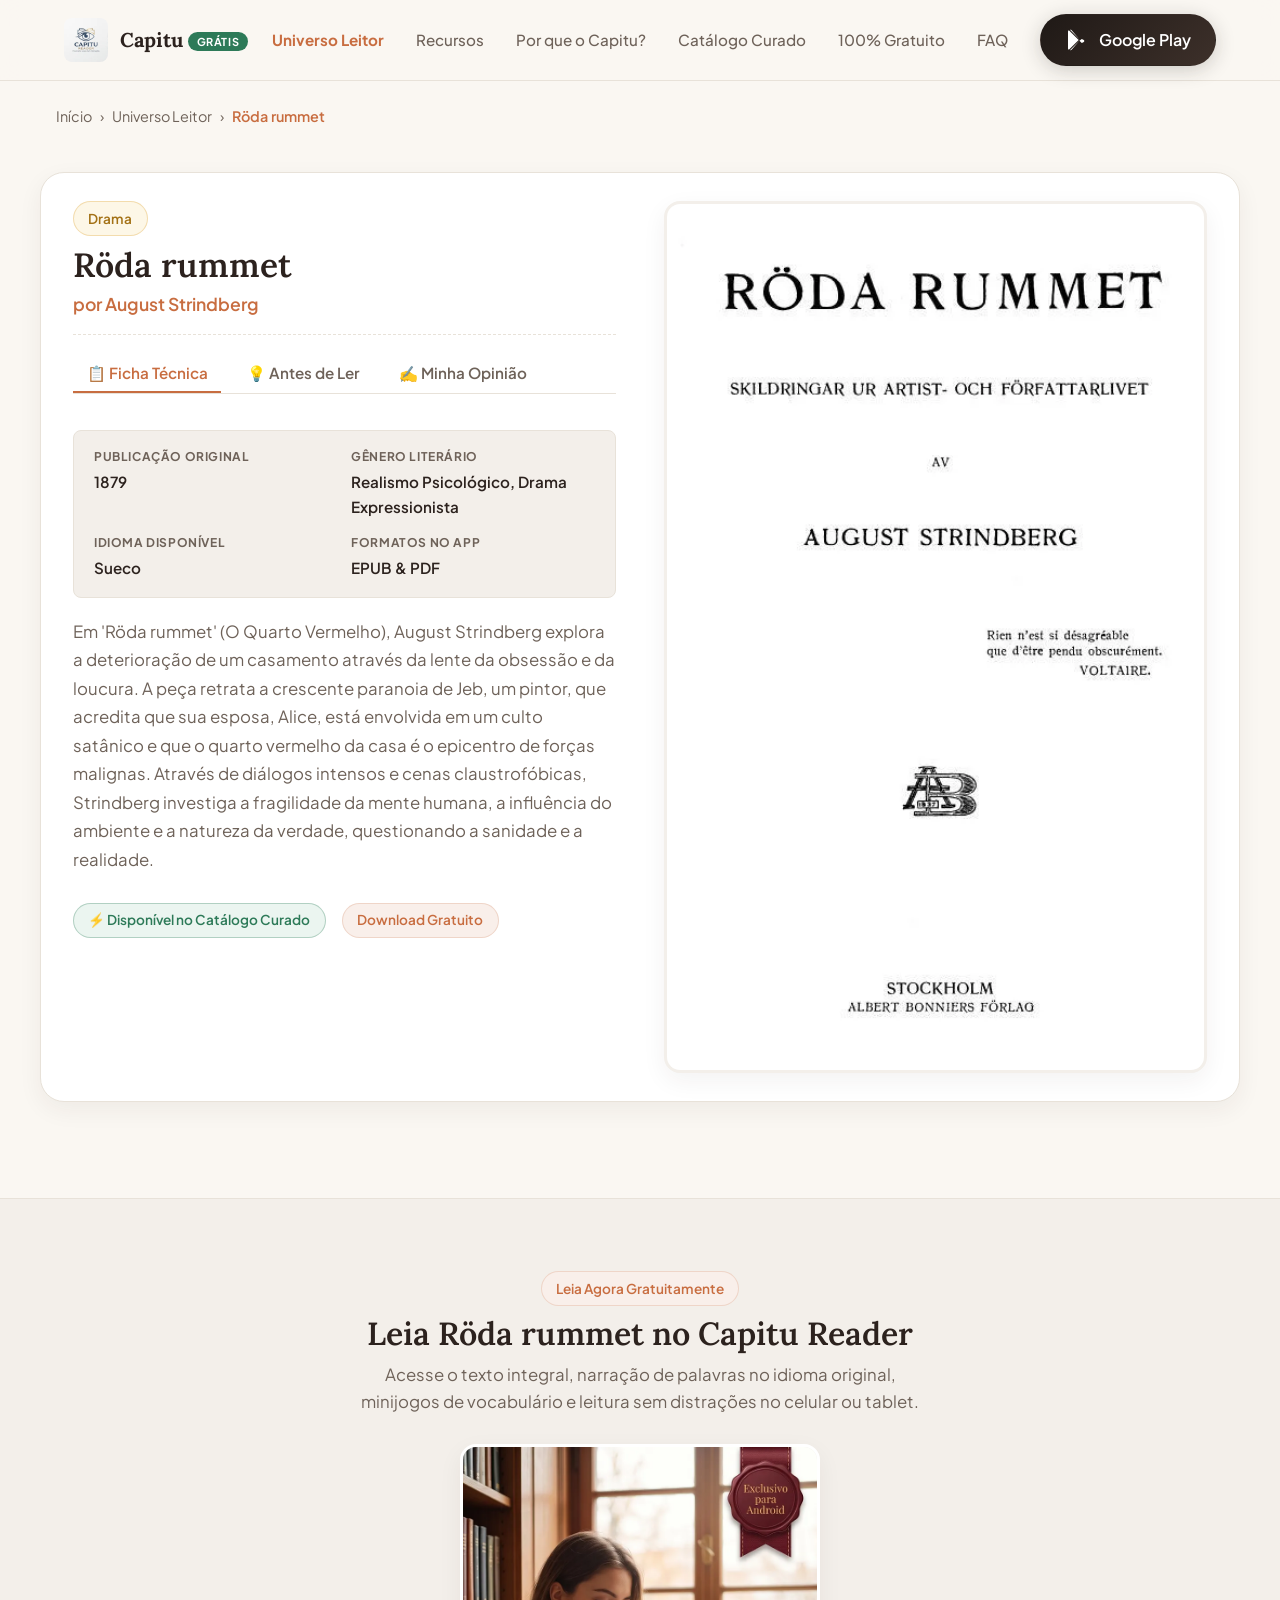
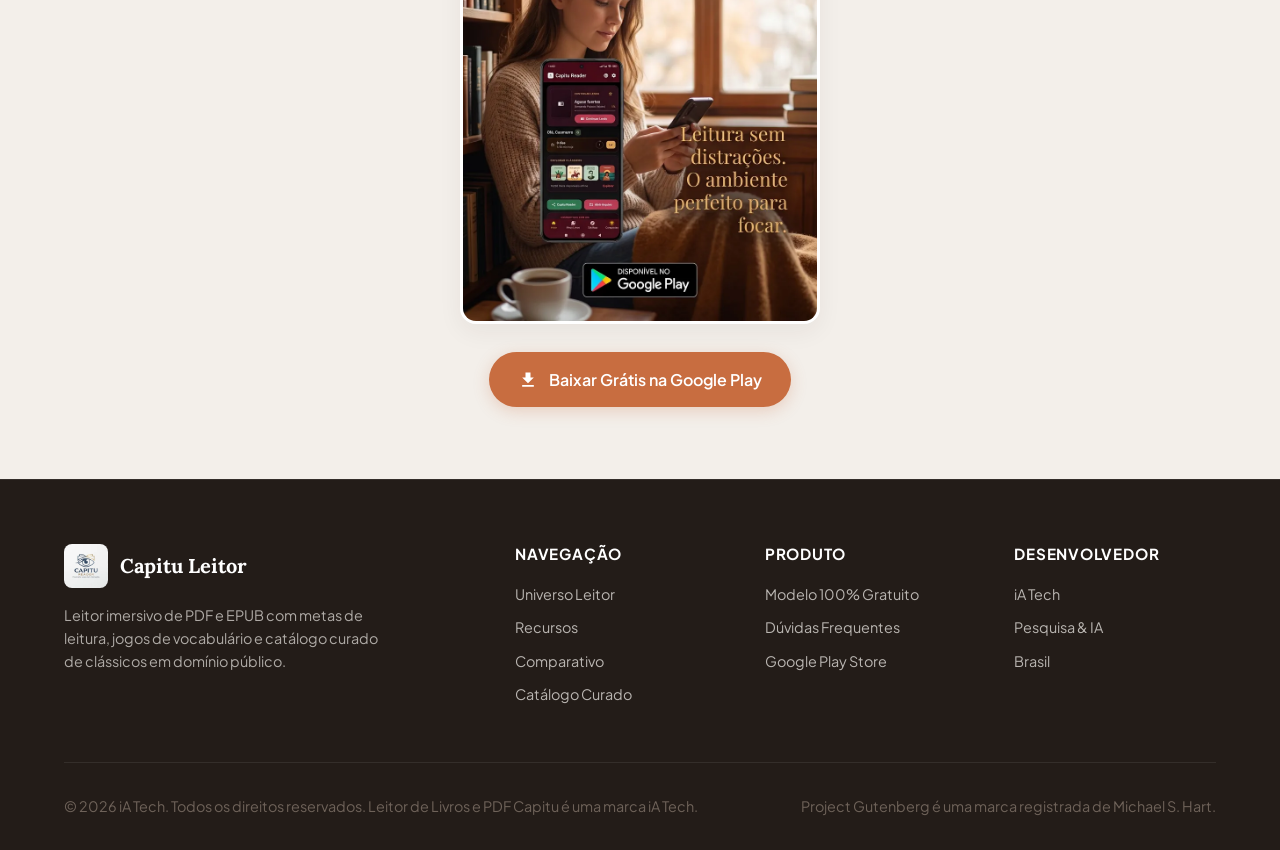
<file: obras/pg-57052.html>
<!DOCTYPE html>
<html lang="pt-BR">

<head>
  <meta charset="UTF-8">
  <meta name="viewport" content="width=device-width, initial-scale=1.0">
  <title>Röda rummet de August Strindberg — Ficha Técnica, Resumo & Antes de Ler | Capitu Reader</title>

  <!-- SEO & Metatags -->
  <meta name="description" content="Röda rummet por August Strindberg. Ficha técnica completa, pontos de atenção antes de ler, perspectiva crítica e download gratuito em EPUB e PDF no Capitu Reader.">
  <meta name="keywords" content="Röda rummet, August Strindberg, resumo Röda rummet, analise Röda rummet, antes de ler Röda rummet, ficha tecnica, literatura, livro epub pdf gratuito, Capitu Reader">
  <meta name="author" content="iA Tech">
  <meta name="robots" content="index, follow">
  <meta name="theme-color" content="#FAF7F2">
  <link rel="canonical" href="https://capitu-reader.com.br/obras/pg-57052.html">

  <!-- OpenGraph Tags (WhatsApp, Facebook, LinkedIn) -->
  <meta property="og:type" content="book">
  <meta property="og:url" content="https://capitu-reader.com.br/obras/pg-57052.html">
  <meta property="og:title" content="Röda rummet — August Strindberg | Capitu Reader">
  <meta property="og:description" content="Röda rummet por August Strindberg. Ficha técnica completa, pontos de atenção antes de ler, perspectiva crítica e download gratuito em EPUB e PDF no Capitu Reader.">
  <meta property="og:image" content="https://capitu-reader.com.br/books/pg-57052/cover.webp">
  <meta property="book:author" content="August Strindberg">
  <meta property="book:release_date" content="1879">

  <!-- Twitter Card Tags -->
  <meta name="twitter:card" content="summary_large_image">
  <meta name="twitter:title" content="Röda rummet — August Strindberg | Capitu Reader">
  <meta name="twitter:description" content="Röda rummet por August Strindberg. Ficha técnica completa, pontos de atenção antes de ler, perspectiva crítica e download gratuito em EPUB e PDF no Capitu Reader.">
  <meta name="twitter:image" content="https://capitu-reader.com.br/books/pg-57052/cover.webp">

  <!-- Favicon -->
  <link rel="icon" type="image/png" href="../images/logo.webp">
  <link rel="apple-touch-icon" href="../images/logo.webp">

  <!-- Google Fonts: Lora & Plus Jakarta Sans -->
  <link rel="preconnect" href="https://fonts.googleapis.com">
  <link rel="preconnect" href="https://fonts.gstatic.com" crossorigin>
  <link href="https://fonts.googleapis.com/css2?family=Lora:ital,wght@0,500;0,600;0,700;1,400&family=Plus+Jakarta+Sans:wght@400;500;600;700&display=swap" rel="stylesheet">

  <!-- Style Sheets -->
  <link rel="stylesheet" href="../css/styles.css">

  <!-- Schema.org Structured Data (JSON-LD) for Google Rich Snippets -->
  <script type="application/ld+json">
  {
    "@context": "https://schema.org",
    "@type": "Book",
    "name": "Röda rummet",
    "author": {
      "@type": "Person",
      "name": "August Strindberg"
    },
    "genre": "Realismo Psicológico, Drama Expressionista",
    "datePublished": "1879",
    "inLanguage": "sv",
    "image": "https://capitu-reader.com.br/books/pg-57052/cover.webp",
    "description": "Em 'Röda rummet' (O Quarto Vermelho), August Strindberg explora a deterioração de um casamento através da lente da obsessão e da loucura. A peça retrata a crescente paranoia de Jeb, um pintor, que acredita que sua esposa, Alice, está envolvida em um culto satânico e que o quarto vermelho da casa é o epicentro de forças malignas. Através de diálogos intensos e cenas claustrofóbicas, Strindberg investiga a fragilidade da mente humana, a influência do ambiente e a natureza da verdade, questionando a sanidade e a realidade.",
    "bookFormat": "https://schema.org/EBook",
    "offers": {
      "@type": "Offer",
      "price": "0",
      "priceCurrency": "BRL",
      "availability": "https://schema.org/InStock",
      "seller": {
        "@type": "Organization",
        "name": "Capitu Reader"
      }
    }
  }
  </script>

  <!-- Google tag (gtag.js) -->
  <script async src="https://www.googletagmanager.com/gtag/js?id=G-86LKGHS6HR"></script>
  <script>
    window.dataLayer = window.dataLayer || [];
    function gtag() { dataLayer.push(arguments); }
    gtag('js', new Date());
    gtag('config', 'G-86LKGHS6HR');
  </script>
</head>

<body>

  <!-- Header / Navegação -->
  <header class="header">
    <div class="container header-container">
      <a href="../index.html" class="logo" id="header-logo">
        <img src="../images/logo.webp" alt="Logo Capitu Leitor de Livros e PDF" class="logo-img">
        <span>Capitu <span class="logo-tag">GRÁTIS</span></span>
      </a>

      <button class="mobile-toggle" id="mobile-toggle" aria-label="Abrir menu de navegação" aria-expanded="false">
        ☰
      </button>

      <nav>
        <ul class="nav-menu" id="nav-menu">
          <li><a href="../universo-leitor.html" class="nav-link" style="color: var(--color-primary); font-weight: 700;">Universo Leitor</a></li>
          <li><a href="../index.html#recursos" class="nav-link">Recursos</a></li>
          <li><a href="../index.html#comparativo" class="nav-link">Por que o Capitu?</a></li>
          <li><a href="../index.html#catalogo" class="nav-link">Catálogo Curado</a></li>
          <li><a href="../index.html#modelo-justo" class="nav-link">100% Gratuito</a></li>
          <li><a href="../index.html#faq" class="nav-link">FAQ</a></li>
          <li>
            <a href="https://play.google.com/store/apps/details?id=br.com.iatech.capitureader&pcampaignid=web_share"
              target="_blank" rel="noopener noreferrer" class="btn btn-playstore" data-location="header_obra">
              <svg viewBox="0 0 24 24">
                <path d="M3,20.5V3.5C3,2.91 3.34,2.39 3.84,2.15L13.69,12L3.84,21.85C3.34,21.6 3,21.09 3,20.5M16.81,15.12L18.81,13.97C19.46,13.59 19.46,12.41 18.81,12.03L16.81,10.88L14.4,12.7L16.81,15.12M14.4,11.3L4.95,1.85C5.11,1.8 5.28,1.77 5.46,1.77C5.9,1.77 6.33,1.96 6.64,2.14L14.4,11.3M4.95,22.15L14.4,12.7L6.64,21.86C6.33,22.04 5.9,22.23 5.46,22.23C5.28,22.23 5.11,22.2 4.95,22.15Z" />
              </svg>
              Google Play
            </a>
          </li>
        </ul>
      </nav>
    </div>
  </header>

  <!-- Breadcrumbs para SEO -->
  <nav class="container" aria-label="Breadcrumb" style="padding: 1.5rem 1rem 0.5rem;">
    <ol style="list-style: none; display: flex; gap: 8px; font-size: 0.9rem; color: var(--text-secondary); padding: 0; margin: 0; flex-wrap: wrap;">
      <li><a href="../index.html" style="color: var(--text-secondary); text-decoration: none;">Início</a></li>
      <li>›</li>
      <li><a href="../universo-leitor.html" style="color: var(--text-secondary); text-decoration: none;">Universo Leitor</a></li>
      <li>›</li>
      <li style="color: var(--color-primary); font-weight: 600;" aria-current="page">Röda rummet</li>
    </ol>
  </nav>

  <!-- Seção Principal da Obra -->
  <main class="obras-section" style="padding-top: 1rem;">
    <div class="container obras-container">
      <article class="obra-card" id="obra-card-pg-57052">
        <div class="obra-grid">
          <div class="ficha-tecnica">
            <div class="ficha-header">
              <span class="badge badge-gold">Drama</span>
              <h1 class="font-serif" style="font-size: 2.1rem; margin: 0.5rem 0 0.25rem; line-height: 1.25;">Röda rummet</h1>
              <span class="ficha-autor">por August Strindberg</span>
            </div>

            <!-- Abas do Card de Ficha Técnica -->
            <div class="card-tabs-nav" role="tablist">
              <button class="tab-btn active" role="tab" aria-selected="true" data-tab="ficha-pg-57052" onclick="switchObraTab(this, 'ficha-pg-57052')">
                📋 Ficha Técnica
              </button>
              <button class="tab-btn" role="tab" aria-selected="false" data-tab="antes-ler-pg-57052" onclick="switchObraTab(this, 'antes-ler-pg-57052')">
                💡 Antes de Ler
              </button>
              <button class="tab-btn" role="tab" aria-selected="false" data-tab="opiniao-pg-57052" onclick="switchObraTab(this, 'opiniao-pg-57052')">
                ✍️ Minha Opinião
              </button>
            </div>

            <!-- Aba 1: Ficha Técnica -->
            <div class="tab-content active" id="ficha-pg-57052" role="tabpanel">
              <div class="ficha-meta-grid">
                <div class="ficha-meta-item">
                  <strong>Publicação Original</strong>
                  <span>1879</span>
                </div>
                <div class="ficha-meta-item">
                  <strong>Gênero Literário</strong>
                  <span>Realismo Psicológico, Drama Expressionista</span>
                </div>
                <div class="ficha-meta-item">
                  <strong>Idioma Disponível</strong>
                  <span>Sueco</span>
                </div>
                <div class="ficha-meta-item">
                  <strong>Formatos no App</strong>
                  <span>EPUB &amp; PDF</span>
                </div>
              </div>

              <p class="ficha-resumo">
                Em &#039;Röda rummet&#039; (O Quarto Vermelho), August Strindberg explora a deterioração de um casamento através da lente da obsessão e da loucura. A peça retrata a crescente paranoia de Jeb, um pintor, que acredita que sua esposa, Alice, está envolvida em um culto satânico e que o quarto vermelho da casa é o epicentro de forças malignas. Através de diálogos intensos e cenas claustrofóbicas, Strindberg investiga a fragilidade da mente humana, a influência do ambiente e a natureza da verdade, questionando a sanidade e a realidade.
              </p>

              <div class="ficha-footer">
                <span class="badge badge-green">⚡ Disponível no Catálogo Curado</span>
                <span class="badge">Download Gratuito</span>
              </div>
            </div>

            <!-- Aba 2: Antes de Ler -->
            <div class="tab-content" id="antes-ler-pg-57052" role="tabpanel">
              <div class="antes-ler-intro">
                <strong>Pontos de Atenção & Perspectiva Crítica</strong>
                <p>Aspectos essenciais que o leitor deve ter em mente ao explorar esta obra:</p>
              </div>

              <div class="alert-tags-list">
          <div class="alert-tag-item">
            <span class="alert-badge">[Psicologismo e Subjetividade]</span>
            <p><strong>O que observar:</strong> A peça é fundamentalmente uma exploração da psique de Jeb, um personagem atormentado por suas inseguranças e visões. A narrativa é construída quase inteiramente através de sua percepção distorcida da realidade, exigindo do leitor uma análise cuidadosa da confiabilidade do narrador e da natureza de suas obsessões.</p>
          </div>
          <div class="alert-tag-item">
            <span class="alert-badge">[O Quarto Vermelho como Símbolo]</span>
            <p><strong>O que observar:</strong> O quarto vermelho não é apenas um espaço físico, mas um poderoso símbolo da deterioração do casamento, da influência do ocultismo e da crescente loucura de Jeb. A cor vermelha, tradicionalmente associada ao pecado e à paixão, intensifica a atmosfera de tensão e perigo.</p>
          </div>
          <div class="alert-tag-item">
            <span class="alert-badge">[O Papel da Mulher]</span>
            <p><strong>O que observar:</strong> A representação de Alice é controversa e reflete as visões patriarcais da época. A peça questiona a autonomia feminina e a vulnerabilidade da mulher à influência masculina, embora a interpretação da personagem como vítima ou cúmplice seja complexa e aberta a debate.</p>
          </div>
          <div class="alert-tag-item">
            <span class="alert-badge">[Estilo Expressionista Precoce]</span>
            <p><strong>O que observar:</strong> Embora anterior ao movimento expressionista, &#039;Röda rummet&#039; apresenta elementos que antecipam o estilo expressionista, como a ênfase na emoção, a distorção da realidade e a representação de personagens marginalizados e perturbados. Observe a linguagem fragmentada e a atmosfera opressiva.</p>
          </div>
          <div class="alert-tag-item">
            <span class="alert-badge">[Conflito entre Razão e Fé]</span>
            <p><strong>O que observar:</strong> A peça explora o conflito entre a razão e a fé, a ciência e o ocultismo, o racionalismo e a superstição. A busca obsessiva de Jeb por evidências de um culto satânico o leva a questionar a própria sanidade e a desafiar as normas sociais.</p>
          </div>
          <div class="alert-tag-item">
            <span class="alert-badge">[A Casa como Prisão]</span>
            <p><strong>O que observar:</strong> A casa, e em particular o quarto vermelho, funciona como uma prisão psicológica para Jeb, intensificando sua paranoia e isolando-o do mundo exterior. Analise como o ambiente contribui para a progressiva deterioração do personagem.</p>
          </div>
              </div>
            </div>

            <!-- Aba 3: Minha Opinião -->
            <div class="tab-content" id="opiniao-pg-57052" role="tabpanel">
        <div class="opiniao-placeholder-box">
          <span class="opiniao-icon">✍️</span>
          <strong>Minha Opinião sobre Röda rummet</strong>
          <p>Em breve: resenha e opinião crítica do leitor após a conclusão da leitura da obra no app.</p>
        </div>
            </div>
          </div>

          <div class="obra-image-container">
            <img src="../books/pg-57052/cover.webp" alt="Capa da obra Röda rummet de August Strindberg no Capitu Reader" loading="lazy">
          </div>
        </div>
      </article>
    </div>
  </main>

  <!-- CTA de Leitura no App -->
  <section class="destaque-reduzido-section" style="margin-top: 3rem;">
    <div class="container">
      <div class="destaque-reduzido-card">
        <div>
          <div class="badge">Leia Agora Gratuitamente</div>
          <h2 class="font-serif" style="font-size: 2rem; margin-top: 0.5rem; margin-bottom: 0.5rem;">Leia Röda rummet no Capitu Reader</h2>
          <p style="font-size: 1.05rem; color: var(--text-secondary);">
            Acesse o texto integral, narração de palavras no idioma original, minijogos de vocabulário e leitura sem distrações no celular ou tablet.
          </p>
        </div>

        <div class="destaque-reduzido-img-wrapper">
          <img src="../images/mulher-sentada-lendo.webp" alt="Leitora utilizando o aplicativo Capitu Reader">
        </div>

        <a href="https://play.google.com/store/apps/details?id=br.com.iatech.capitureader&pcampaignid=web_share"
          target="_blank" rel="noopener noreferrer" class="btn btn-primary" data-location="obra_page_cta">
          <svg width="20" height="20" viewBox="0 0 24 24" fill="currentColor">
            <path d="M5 20h14v-2H5v2zM19 9h-4V3H9v6H5l7 7 7-7z" />
          </svg>
          Baixar Grátis na Google Play
        </a>
      </div>
    </div>
  </section>

  <!-- Rodapé -->
  <footer class="footer">
    <div class="container">
      <div class="footer-grid">
        <div class="footer-brand">
          <a href="../index.html" class="logo">
            <img src="../images/logo.webp" alt="Capitu Logo" class="logo-img">
            <span>Capitu Leitor</span>
          </a>
          <p>Leitor imersivo de PDF e EPUB com metas de leitura, jogos de vocabulário e catálogo curado de clássicos em domínio público.</p>
        </div>

        <div class="footer-col">
          <h4>Navegação</h4>
          <ul class="footer-links">
            <li><a href="../universo-leitor.html">Universo Leitor</a></li>
            <li><a href="../index.html#recursos">Recursos</a></li>
            <li><a href="../index.html#comparativo">Comparativo</a></li>
            <li><a href="../index.html#catalogo">Catálogo Curado</a></li>
          </ul>
        </div>

        <div class="footer-col">
          <h4>Produto</h4>
          <ul class="footer-links">
            <li><a href="../index.html#modelo-justo">Modelo 100% Gratuito</a></li>
            <li><a href="../index.html#faq">Dúvidas Frequentes</a></li>
            <li><a href="https://play.google.com/store/apps/details?id=br.com.iatech.capitureader&pcampaignid=web_share" target="_blank" rel="noopener">Google Play Store</a></li>
          </ul>
        </div>

        <div class="footer-col">
          <h4>Desenvolvedor</h4>
          <ul class="footer-links">
            <li><a href="https://iatech.com.br/" target="_blank" rel="noopener">iA Tech</a></li>
            <li><span>Pesquisa & IA</span></li>
            <li><span>Brasil</span></li>
          </ul>
        </div>
      </div>

      <div class="footer-bottom">
        <p>&copy; 2026 iA Tech. Todos os direitos reservados. Leitor de Livros e PDF Capitu é uma marca iA Tech.</p>
        <p>Project Gutenberg é uma marca registrada de Michael S. Hart.</p>
      </div>
    </div>
  </footer>

  <!-- Scripts -->
  <script src="../js/main.js?v=4"></script>
</body>

</html>
</file>
<file: css/styles.css>
/* ==========================================================================
   Capitu Leitor de Livros e PDF — Design System & Stylesheet
   Estética: Tons claros, inspiração em papel e leitura, tipografia requintada.
   ========================================================================== */

/* --------------------------------------------------------------------------
   1. Variáveis & Tokens do Design System
   -------------------------------------------------------------------------- */
:root {
  /* Paleta de Cores Principais */
  --bg-main: #FAF7F2;          /* Papel creme claro levemente aquecido */
  --bg-surface: #FFFFFF;       /* Branco puro para cards e elementos elevados */
  --bg-surface-alt: #F3EFEA;   /* Pergaminho suave para fundos secundários */
  --bg-dark-paper: #231C18;    /* Papel escuro/café profundo para seções contrastantes */

  /* Cores de Texto */
  --text-primary: #2C221E;     /* Café muito escuro (substitui o preto puro para leitura mais suave) */
  --text-secondary: #6E6259;   /* Taupe aconchegante para descrições e legendas */
  --text-muted: #9C9088;       /* Tom neutro para textos secundários e bordas finas */
  --text-inverse: #FAF7F2;     /* Texto claro em fundos escuros */

  /* Cores de Acento & Marca */
  --color-primary: #C86D40;    /* Terracota elegante (Tom principal de destaque) */
  --color-primary-hover: #B25A2E;
  --color-primary-light: #F9EFEA;
  
  --color-gold: #D99B26;       /* Dourado quente para Conquistas & Troféus */
  --color-gold-light: #FDF7E7;
  
  --color-green: #2D7A58;      /* Verde sálvia/floresta para checks e selos */
  --color-green-light: #EBF5F0;

  --color-border: #E8E2D9;     /* Bordas suaves estilo páginas de livro */
  --color-border-hover: #D6CCC0;

  /* Tipografia */
  --font-serif: 'Lora', Georgia, serif;
  --font-sans: 'Plus Jakarta Sans', -apple-system, BlinkMacSystemFont, 'Segoe UI', Roboto, sans-serif;

  /* Sombras Recortadas e Macias */
  --shadow-sm: 0 2px 8px rgba(44, 34, 30, 0.04);
  --shadow-md: 0 8px 24px rgba(44, 34, 30, 0.06);
  --shadow-lg: 0 16px 40px rgba(44, 34, 30, 0.1);
  --shadow-glow: 0 0 30px rgba(200, 109, 64, 0.15);

  /* Transições & Raios de Borda */
  --radius-sm: 8px;
  --radius-md: 16px;
  --radius-lg: 24px;
  --radius-pill: 9999px;
  --transition-fast: 0.2s cubic-bezier(0.4, 0, 0.2, 1);
  --transition-normal: 0.3s cubic-bezier(0.4, 0, 0.2, 1);
}

/* --------------------------------------------------------------------------
   2. Reset & Estilos Base
   -------------------------------------------------------------------------- */
*, *::before, *::after {
  box-sizing: border-box;
  margin: 0;
  padding: 0;
}

html {
  scroll-behavior: smooth;
  font-size: 16px;
  -webkit-text-size-adjust: 100%;
}

body {
  font-family: var(--font-sans);
  background-color: var(--bg-main);
  color: var(--text-primary);
  line-height: 1.6;
  overflow-x: hidden;
  -webkit-font-smoothing: antialiased;
  -moz-osx-font-smoothing: grayscale;
}

h1, h2, h3, h4, .font-serif {
  font-family: var(--font-serif);
  font-weight: 600;
  line-height: 1.25;
  color: var(--text-primary);
}

p {
  color: var(--text-secondary);
}

a {
  color: var(--color-primary);
  text-decoration: none;
  transition: color var(--transition-fast);
}

a:hover {
  color: var(--color-primary-hover);
}

img {
  max-width: 100%;
  height: auto;
  display: block;
}

button, input {
  font-family: inherit;
}

/* Container Responsivo */
.container {
  width: 100%;
  max-width: 1200px;
  margin: 0 auto;
  padding: 0 1.5rem;
}

/* --------------------------------------------------------------------------
   3. Componentes Genéricos & Utilitários
   -------------------------------------------------------------------------- */
/* Botões Premium */
.btn {
  display: inline-flex;
  align-items: center;
  justify-content: center;
  gap: 0.65rem;
  padding: 0.85rem 1.75rem;
  font-weight: 600;
  font-size: 1rem;
  border-radius: var(--radius-pill);
  transition: all var(--transition-normal);
  cursor: pointer;
  border: 1px solid transparent;
  white-space: nowrap;
  text-decoration: none;
}

.btn-primary {
  background-color: var(--color-primary);
  color: #FFFFFF;
  box-shadow: 0 4px 16px rgba(200, 109, 64, 0.25);
}

.btn-primary:hover {
  background-color: var(--color-primary-hover);
  color: #FFFFFF;
  transform: translateY(-2px);
  box-shadow: 0 8px 24px rgba(200, 109, 64, 0.35);
}

.btn-secondary {
  background-color: var(--bg-surface);
  color: var(--text-primary);
  border-color: var(--color-border);
  box-shadow: var(--shadow-sm);
}

.btn-secondary:hover {
  background-color: var(--bg-surface-alt);
  border-color: var(--color-border-hover);
  color: var(--text-primary);
  transform: translateY(-2px);
}

.btn-playstore {
  background: linear-gradient(135deg, #1F1916 0%, #3D302A 100%);
  color: #FFFFFF;
  padding: 0.75rem 1.5rem;
  border-radius: var(--radius-pill);
  box-shadow: 0 4px 20px rgba(31, 25, 22, 0.2);
}

.btn-playstore:hover {
  transform: translateY(-2px);
  box-shadow: 0 8px 28px rgba(31, 25, 22, 0.3);
  color: #FFFFFF;
}

.btn-playstore svg {
  width: 24px;
  height: 24px;
  fill: currentColor;
}

/* Badges & Tags */
.badge {
  display: inline-flex;
  align-items: center;
  gap: 0.4rem;
  padding: 0.35rem 0.9rem;
  font-size: 0.85rem;
  font-weight: 600;
  border-radius: var(--radius-pill);
  background-color: var(--color-primary-light);
  color: var(--color-primary);
  border: 1px solid rgba(200, 109, 64, 0.2);
}

.badge-gold {
  background-color: var(--color-gold-light);
  color: #A37115;
  border-color: rgba(217, 155, 38, 0.3);
}

.badge-green {
  background-color: var(--color-green-light);
  color: var(--color-green);
  border-color: rgba(45, 122, 88, 0.3);
}

/* Títulos de Seção */
.section-header {
  text-align: center;
  max-width: 750px;
  margin: 0 auto 3.5rem auto;
}

.section-header h2 {
  font-size: 2.35rem;
  margin-top: 0.75rem;
  margin-bottom: 1rem;
}

.section-header p {
  font-size: 1.125rem;
  line-height: 1.7;
}

/* --------------------------------------------------------------------------
   4. Header & Navegação
   -------------------------------------------------------------------------- */
.header {
  position: sticky;
  top: 0;
  z-index: 1000;
  background-color: rgba(250, 247, 242, 0.9);
  backdrop-filter: blur(12px);
  -webkit-backdrop-filter: blur(12px);
  border-bottom: 1px solid var(--color-border);
  transition: all var(--transition-fast);
}

.header-container {
  display: flex;
  align-items: center;
  justify-content: space-between;
  height: 80px;
}

.logo {
  display: flex;
  align-items: center;
  gap: 0.75rem;
  font-family: var(--font-serif);
  font-size: 1.25rem;
  font-weight: 700;
  color: var(--text-primary);
  text-decoration: none;
}

.logo-img {
  width: 44px;
  height: 44px;
  object-fit: contain;
  border-radius: var(--radius-sm);
}

.logo-tag {
  font-size: 0.68rem;
  font-family: var(--font-sans);
  font-weight: 700;
  letter-spacing: 0.05em;
  background-color: var(--color-green);
  color: #FFFFFF;
  padding: 0.18rem 0.55rem;
  border-radius: var(--radius-pill);
  vertical-align: middle;
}

.nav-menu {
  display: flex;
  align-items: center;
  gap: 2rem;
  list-style: none;
}

.nav-link {
  font-size: 0.95rem;
  font-weight: 500;
  color: var(--text-secondary);
  transition: color var(--transition-fast);
}

.nav-link:hover {
  color: var(--color-primary);
}

.mobile-toggle {
  display: none;
  background: none;
  border: none;
  font-size: 1.5rem;
  color: var(--text-primary);
  cursor: pointer;
  padding: 0.5rem;
}

/* --------------------------------------------------------------------------
   5. Hero Section
   -------------------------------------------------------------------------- */
.hero {
  padding: 4rem 0 5rem 0;
  position: relative;
  overflow: hidden;
}

.hero-grid {
  display: grid;
  grid-template-columns: 1fr 1fr;
  gap: 3.5rem;
  align-items: center;
}

.hero-content {
  display: flex;
  flex-direction: column;
  align-items: flex-start;
}

.hero-title {
  font-size: 3.25rem;
  margin-top: 1rem;
  margin-bottom: 1.25rem;
  color: var(--text-primary);
  letter-spacing: -0.02em;
}

.hero-title span {
  color: var(--color-primary);
  font-style: italic;
}

.hero-description {
  font-size: 1.2rem;
  line-height: 1.7;
  margin-bottom: 2rem;
  color: var(--text-secondary);
}

.hero-actions {
  display: flex;
  align-items: center;
  gap: 1rem;
  flex-wrap: wrap;
  margin-bottom: 2.5rem;
}

.hero-features-list {
  display: flex;
  flex-direction: column;
  gap: 0.65rem;
  border-top: 1px dashed var(--color-border);
  padding-top: 1.5rem;
  width: 100%;
}

.hero-feature-item {
  display: flex;
  align-items: center;
  gap: 0.6rem;
  font-size: 0.95rem;
  color: var(--text-secondary);
}

.hero-feature-item svg {
  width: 18px;
  height: 18px;
  color: var(--color-green);
  flex-shrink: 0;
}

.hero-image-wrapper {
  position: relative;
}

.hero-image-card {
  position: relative;
  border-radius: var(--radius-lg);
  overflow: hidden;
  box-shadow: var(--shadow-lg);
  border: 4px solid var(--bg-surface);
  background-color: var(--bg-surface-alt);
}

.hero-image-card img {
  width: 100%;
  height: auto;
  object-fit: cover;
  display: block;
  transition: transform var(--transition-normal);
}

.hero-image-card:hover img {
  transform: scale(1.02);
}

.hero-floating-badge {
  position: absolute;
  bottom: -20px;
  left: -20px;
  background-color: var(--bg-surface);
  border: 1px solid var(--color-border);
  border-radius: var(--radius-md);
  padding: 1rem 1.25rem;
  box-shadow: var(--shadow-md);
  display: flex;
  align-items: center;
  gap: 0.85rem;
  z-index: 2;
  animation: float 4s ease-in-out infinite;
}

@keyframes float {
  0%, 100% { transform: translateY(0); }
  50% { transform: translateY(-8px); }
}

.floating-icon {
  width: 42px;
  height: 42px;
  border-radius: 50%;
  background-color: var(--color-gold-light);
  color: var(--color-gold);
  display: flex;
  align-items: center;
  justify-content: center;
}

.floating-text strong {
  display: block;
  font-size: 0.95rem;
  color: var(--text-primary);
}

.floating-text span {
  font-size: 0.8rem;
  color: var(--text-secondary);
}

/* --------------------------------------------------------------------------
   6. Seção de Estatísticas & Destaques Rápidos
   -------------------------------------------------------------------------- */
.stats-banner {
  background-color: var(--bg-surface);
  border-y: 1px solid var(--color-border);
  padding: 2.5rem 0;
}

.stats-grid {
  display: grid;
  grid-template-columns: repeat(4, 1fr);
  gap: 2rem;
  text-align: center;
}

.stat-card {
  padding: 1rem;
}

.stat-number {
  font-family: var(--font-serif);
  font-size: 2.25rem;
  font-weight: 700;
  color: var(--color-primary);
  margin-bottom: 0.25rem;
}

.stat-label {
  font-size: 0.9rem;
  font-weight: 600;
  color: var(--text-primary);
  margin-bottom: 0.2rem;
}

.stat-sub {
  font-size: 0.8rem;
  color: var(--text-muted);
}

/* --------------------------------------------------------------------------
   7. Seção de Recursos de Leitura (Imersivo & Conforto)
   -------------------------------------------------------------------------- */
.reading-experience {
  padding: 6rem 0;
  background-color: var(--bg-main);
}

.features-grid {
  display: grid;
  grid-template-columns: repeat(3, 1fr);
  gap: 2rem;
}

.feature-card {
  background-color: var(--bg-surface);
  border: 1px solid var(--color-border);
  border-radius: var(--radius-md);
  padding: 2rem;
  transition: all var(--transition-normal);
  display: flex;
  flex-direction: column;
}

.feature-card:hover {
  transform: translateY(-4px);
  box-shadow: var(--shadow-md);
  border-color: var(--color-border-hover);
}

.feature-icon {
  width: 54px;
  height: 54px;
  border-radius: var(--radius-md);
  background-color: var(--color-primary-light);
  color: var(--color-primary);
  display: flex;
  align-items: center;
  justify-content: center;
  margin-bottom: 1.5rem;
}

.feature-icon svg {
  width: 28px;
  height: 28px;
}

.feature-card h3 {
  font-size: 1.35rem;
  margin-bottom: 0.75rem;
}

.feature-card p {
  font-size: 0.95rem;
  line-height: 1.6;
}

/* Highlight Box dentro de Recursos */
.reader-highlight-box {
  grid-column: 1 / -1;
  background: linear-gradient(135deg, #F5EDE4 0%, #EFE5D9 100%);
  border: 1px solid var(--color-border);
  border-radius: var(--radius-lg);
  padding: 3rem;
  display: grid;
  grid-template-columns: 1fr 1fr;
  gap: 3rem;
  align-items: center;
  margin-top: 2rem;
}

.highlight-content h3 {
  font-size: 2rem;
  margin-bottom: 1rem;
}

.highlight-tags {
  display: flex;
  gap: 0.5rem;
  flex-wrap: wrap;
  margin-top: 1.5rem;
}

.highlight-visual {
  background-color: var(--bg-surface);
  padding: 1.5rem;
  border-radius: var(--radius-md);
  box-shadow: var(--shadow-md);
  border: 1px solid var(--color-border);
}

.quote-snippet {
  font-family: var(--font-serif);
  font-size: 1.15rem;
  font-style: italic;
  color: var(--text-primary);
  line-height: 1.7;
  border-left: 3px solid var(--color-primary);
  padding-left: 1.25rem;
  margin-bottom: 1rem;
}

.quote-author {
  font-size: 0.85rem;
  font-weight: 600;
  color: var(--text-secondary);
  text-transform: uppercase;
  letter-spacing: 0.05em;
  padding-left: 1.25rem;
}

/* --------------------------------------------------------------------------
   8. Seção de Gamificação & Conquistas
   -------------------------------------------------------------------------- */
.gamification-section {
  padding: 6rem 0;
  background-color: var(--bg-surface-alt);
  border-y: 1px solid var(--color-border);
}

.gamification-layout {
  display: grid;
  grid-template-columns: 1fr 1fr;
  gap: 3.5rem;
  align-items: center;
}

.streak-card-preview {
  background-color: var(--bg-surface);
  border: 1px solid var(--color-border);
  border-radius: var(--radius-lg);
  padding: 2.25rem;
  box-shadow: var(--shadow-md);
}

.streak-header {
  display: flex;
  align-items: center;
  justify-content: space-between;
  margin-bottom: 1.5rem;
}

.streak-title-area {
  display: flex;
  align-items: center;
  gap: 0.75rem;
}

.fire-badge {
  width: 40px;
  height: 40px;
  border-radius: 50%;
  background-color: #FDF2E9;
  color: #E65100;
  display: flex;
  align-items: center;
  justify-content: center;
  font-size: 1.25rem;
}

.goal-ring-demo {
  position: relative;
  width: 140px;
  height: 140px;
  margin: 1.5rem auto;
  display: flex;
  align-items: center;
  justify-content: center;
}

.ring-svg {
  transform: rotate(-90deg);
  width: 100%;
  height: 100%;
}

.ring-bg {
  fill: none;
  stroke: var(--bg-surface-alt);
  stroke-width: 10;
}

.ring-progress {
  fill: none;
  stroke: var(--color-primary);
  stroke-width: 10;
  stroke-dasharray: 377;
  stroke-dashoffset: 90;
  stroke-linecap: round;
}

.ring-inner-text {
  position: absolute;
  text-align: center;
}

.ring-inner-text strong {
  font-size: 1.5rem;
  display: block;
  color: var(--text-primary);
}

.ring-inner-text span {
  font-size: 0.75rem;
  color: var(--text-secondary);
}

/* Badges Grid (6 Conquistas Reais) */
.achievements-grid {
  display: grid;
  grid-template-columns: repeat(2, 1fr);
  gap: 1.25rem;
  margin-top: 1.5rem;
}

.achievement-item {
  background-color: var(--bg-surface);
  border: 1px solid var(--color-border);
  border-radius: var(--radius-md);
  padding: 1.25rem;
  display: flex;
  align-items: flex-start;
  gap: 0.85rem;
  transition: transform var(--transition-fast);
}

.achievement-item:hover {
  transform: translateY(-2px);
  border-color: var(--color-gold);
}

.achievement-icon {
  width: 38px;
  height: 38px;
  border-radius: 50%;
  background-color: var(--color-gold-light);
  color: var(--color-gold);
  display: flex;
  align-items: center;
  justify-content: center;
  flex-shrink: 0;
}

.achievement-info h4 {
  font-size: 0.95rem;
  margin-bottom: 0.2rem;
  font-family: var(--font-sans);
  font-weight: 700;
}

.achievement-info p {
  font-size: 0.8rem;
  line-height: 1.4;
}

/* --------------------------------------------------------------------------
   9. Seção de Catálogo Curado & Biblioteca
   -------------------------------------------------------------------------- */
.catalog-section {
  padding: 6rem 0;
  background-color: var(--bg-main);
}

.catalog-split {
  display: grid;
  grid-template-columns: 1fr 1fr;
  gap: 3rem;
  align-items: center;
}

.catalog-cards-stack {
  display: flex;
  flex-direction: column;
  gap: 1.25rem;
}

.collection-card {
  background-color: var(--bg-surface);
  border: 1px solid var(--color-border);
  border-radius: var(--radius-md);
  padding: 1.5rem;
  display: flex;
  align-items: center;
  justify-content: space-between;
  box-shadow: var(--shadow-sm);
  transition: all var(--transition-normal);
}

.collection-card:hover {
  transform: translateX(6px);
  border-color: var(--color-primary);
}

.collection-meta h4 {
  font-size: 1.1rem;
  margin-bottom: 0.25rem;
}

.collection-meta p {
  font-size: 0.85rem;
}

.collection-tag {
  font-size: 0.75rem;
  font-weight: 700;
  text-transform: uppercase;
  background-color: var(--bg-surface-alt);
  color: var(--text-secondary);
  padding: 0.35rem 0.75rem;
  border-radius: var(--radius-pill);
}

/* --------------------------------------------------------------------------
   10. Galeria de Screenshots Interativa
   -------------------------------------------------------------------------- */
.screenshots-section {
  padding: 6rem 0;
  background-color: var(--bg-surface);
  border-y: 1px solid var(--color-border);
}

.screenshots-scroll-wrapper {
  display: flex;
  gap: 1.5rem;
  overflow-x: auto;
  padding: 1rem 0.5rem 2rem 0.5rem;
  scroll-snap-type: x mandatory;
  -webkit-overflow-scrolling: touch;
  scrollbar-width: thin;
  scrollbar-color: var(--color-border) transparent;
}

.screenshots-scroll-wrapper::-webkit-scrollbar {
  height: 6px;
}

.screenshots-scroll-wrapper::-webkit-scrollbar-thumb {
  background-color: var(--color-border);
  border-radius: var(--radius-pill);
}

.screenshot-item {
  flex: 0 0 260px;
  scroll-snap-align: center;
  border-radius: var(--radius-md);
  overflow: hidden;
  border: 3px solid var(--bg-surface-alt);
  box-shadow: var(--shadow-md);
  cursor: pointer;
  transition: all var(--transition-normal);
  background-color: var(--bg-surface-alt);
}

.screenshot-item:hover {
  transform: translateY(-6px) scale(1.02);
  box-shadow: var(--shadow-lg);
  border-color: var(--color-primary);
}

.screenshot-item img {
  width: 100%;
  height: auto;
  display: block;
}

/* Lightbox Modal */
.modal-lightbox {
  position: fixed;
  top: 0;
  left: 0;
  width: 100%;
  height: 100%;
  background-color: rgba(35, 28, 24, 0.85);
  backdrop-filter: blur(8px);
  z-index: 2000;
  display: flex;
  align-items: center;
  justify-content: center;
  opacity: 0;
  pointer-events: none;
  transition: opacity var(--transition-normal);
}

.modal-lightbox.active {
  opacity: 1;
  pointer-events: auto;
}

.modal-content {
  position: relative;
  max-width: 90%;
  max-height: 90vh;
}

.modal-content img {
  max-height: 85vh;
  border-radius: var(--radius-md);
  box-shadow: 0 20px 50px rgba(0, 0, 0, 0.5);
}

.modal-close {
  position: absolute;
  top: -40px;
  right: 0;
  background: none;
  border: none;
  color: #FFFFFF;
  font-size: 2rem;
  cursor: pointer;
}

/* --------------------------------------------------------------------------
   10.1 Seção Comparativa (Capitu vs. Concorrentes da Play Store)
   -------------------------------------------------------------------------- */
.comparison-section {
  padding: 6rem 0;
  background-color: var(--bg-surface-alt);
  border-top: 1px solid var(--color-border);
  border-bottom: 1px solid var(--color-border);
}

.comparison-table-container {
  background-color: var(--bg-surface);
  border: 1px solid var(--color-border);
  border-radius: var(--radius-lg);
  box-shadow: var(--shadow-md);
  overflow-x: auto;
  margin-bottom: 3.5rem;
  -webkit-overflow-scrolling: touch;
}

.comparison-table {
  width: 100%;
  border-collapse: collapse;
  text-align: left;
  min-width: 760px;
}

.comparison-table th,
.comparison-table td {
  padding: 1.35rem 1.25rem;
  border-bottom: 1px solid var(--color-border);
  font-size: 0.95rem;
  vertical-align: middle;
}

.comparison-table th {
  background-color: #F8F5F0;
  font-weight: 700;
  color: var(--text-primary);
  font-size: 1rem;
}

.comparison-table th.col-feature {
  width: 28%;
}

.comparison-table th.col-capitu,
.comparison-table td.col-capitu {
  background-color: rgba(200, 109, 64, 0.05);
  font-weight: 600;
  color: var(--text-primary);
  border-left: 2px solid rgba(200, 109, 64, 0.2);
  border-right: 2px solid rgba(200, 109, 64, 0.2);
}

.comparison-table th.col-capitu {
  background-color: rgba(200, 109, 64, 0.12);
  border-top: 3px solid var(--color-primary);
}

.col-capitu-header {
  display: flex;
  flex-direction: column;
  gap: 0.35rem;
}

.col-capitu-badge {
  align-self: flex-start;
  font-size: 0.7rem;
  font-family: var(--font-sans);
  font-weight: 700;
  text-transform: uppercase;
  background-color: var(--color-primary);
  color: #FFFFFF;
  padding: 0.2rem 0.6rem;
  border-radius: var(--radius-pill);
  letter-spacing: 0.04em;
}

.comparison-table tbody tr:hover {
  background-color: rgba(243, 239, 234, 0.5);
}

.comparison-table tbody tr:hover td.col-capitu {
  background-color: rgba(200, 109, 64, 0.09);
}

.comp-status {
  display: flex;
  align-items: flex-start;
  gap: 0.65rem;
}

.comp-icon {
  width: 22px;
  height: 22px;
  border-radius: 50%;
  display: inline-flex;
  align-items: center;
  justify-content: center;
  font-size: 0.75rem;
  font-weight: 800;
  flex-shrink: 0;
  margin-top: 2px;
}

.comp-icon.yes {
  background-color: var(--color-green-light);
  color: var(--color-green);
  border: 1px solid rgba(45, 122, 88, 0.3);
}

.comp-icon.no {
  background-color: #FCE8E8;
  color: #C0392B;
  border: 1px solid rgba(192, 57, 43, 0.25);
}

.comp-icon.partial {
  background-color: #FEF3D6;
  color: #B87A00;
  border: 1px solid rgba(184, 122, 0, 0.25);
}

.comp-text {
  display: flex;
  flex-direction: column;
  gap: 0.15rem;
}

.comp-title {
  font-weight: 600;
  color: var(--text-primary);
  font-size: 0.95rem;
}

.comp-sub {
  font-size: 0.8rem;
  color: var(--text-secondary);
}

.comparison-cards-grid {
  display: grid;
  grid-template-columns: repeat(3, 1fr);
  gap: 2rem;
}

.comp-card {
  background-color: var(--bg-surface);
  border: 1px solid var(--color-border);
  border-radius: var(--radius-md);
  padding: 2.25rem 2rem;
  box-shadow: var(--shadow-sm);
  transition: all var(--transition-normal);
  display: flex;
  flex-direction: column;
}

.comp-card:hover {
  transform: translateY(-4px);
  box-shadow: var(--shadow-md);
  border-color: var(--color-primary);
}

.comp-card-icon {
  font-size: 2rem;
  margin-bottom: 1.25rem;
  width: 52px;
  height: 52px;
  border-radius: var(--radius-md);
  background-color: var(--color-primary-light);
  display: flex;
  align-items: center;
  justify-content: center;
}

.comp-card h3 {
  font-size: 1.25rem;
  margin-bottom: 0.75rem;
}

.comp-card p {
  font-size: 0.93rem;
  line-height: 1.6;
}

/* --------------------------------------------------------------------------
   11. Seção Modelo Transparente & Justo (100% Gratuito com Apoio Opcional)
   -------------------------------------------------------------------------- */
.fair-model-section {
  padding: 6rem 0;
  background-color: var(--bg-dark-paper);
  color: var(--text-inverse);
  position: relative;
}

.fair-card-wrapper {
  background: linear-gradient(135deg, #2D231E 0%, #382C26 100%);
  border: 1px solid rgba(255, 255, 255, 0.1);
  border-radius: var(--radius-lg);
  padding: 4rem 3rem;
  text-align: center;
  max-width: 960px;
  margin: 0 auto;
  box-shadow: 0 20px 60px rgba(0, 0, 0, 0.3);
}

.fair-card-wrapper h2 {
  color: #FFFFFF;
  font-size: 2.5rem;
  margin-top: 1rem;
  margin-bottom: 1rem;
}

.fair-card-wrapper p.fair-intro {
  color: rgba(250, 247, 242, 0.85);
  font-size: 1.15rem;
  max-width: 720px;
  margin: 0 auto 3rem auto;
  line-height: 1.7;
}

.fair-features-grid {
  display: grid;
  grid-template-columns: repeat(3, 1fr);
  gap: 1.5rem;
  text-align: left;
  margin-bottom: 3rem;
}

.fair-feature-box {
  background-color: rgba(255, 255, 255, 0.05);
  border: 1px solid rgba(255, 255, 255, 0.1);
  border-radius: var(--radius-md);
  padding: 1.75rem 1.5rem;
  display: flex;
  flex-direction: column;
  gap: 0.5rem;
}

.fair-feature-box.highlight-box {
  border-color: rgba(45, 122, 88, 0.4);
  background-color: rgba(45, 122, 88, 0.1);
}

.fair-tag {
  align-self: flex-start;
  font-size: 0.72rem;
  font-weight: 700;
  text-transform: uppercase;
  padding: 0.2rem 0.6rem;
  border-radius: var(--radius-pill);
  margin-bottom: 0.5rem;
}

.fair-tag-free {
  background-color: var(--color-green);
  color: #FFFFFF;
}

.fair-tag-neutral {
  background-color: rgba(255, 255, 255, 0.15);
  color: #FAF7F2;
}

.fair-tag-support {
  background-color: var(--color-primary);
  color: #FFFFFF;
}

.fair-feature-box h4 {
  color: #FFFFFF;
  font-family: var(--font-sans);
  font-size: 1.1rem;
}

.fair-feature-box p {
  font-size: 0.88rem;
  line-height: 1.55;
  color: rgba(250, 247, 242, 0.75);
  margin-bottom: 0;
}

/* --------------------------------------------------------------------------
   12. Perguntas Frequentes (FAQ Accordion)
   -------------------------------------------------------------------------- */
.faq-section {
  padding: 6rem 0;
  background-color: var(--bg-main);
}

.faq-list {
  max-width: 800px;
  margin: 0 auto;
  display: flex;
  flex-direction: column;
  gap: 1rem;
}

.faq-item {
  background-color: var(--bg-surface);
  border: 1px solid var(--color-border);
  border-radius: var(--radius-md);
  overflow: hidden;
  transition: border-color var(--transition-fast);
}

.faq-item.active {
  border-color: var(--color-primary);
}

.faq-question {
  width: 100%;
  padding: 1.5rem;
  text-align: left;
  background: none;
  border: none;
  font-size: 1.1rem;
  font-weight: 600;
  color: var(--text-primary);
  display: flex;
  align-items: center;
  justify-content: space-between;
  cursor: pointer;
}

.faq-icon {
  font-size: 1.25rem;
  transition: transform var(--transition-fast);
  color: var(--color-primary);
}

.faq-item.active .faq-icon {
  transform: rotate(180deg);
}

.faq-answer {
  max-height: 0;
  overflow: hidden;
  transition: max-height var(--transition-normal), padding var(--transition-normal);
  padding: 0 1.5rem;
}

.faq-item.active .faq-answer {
  max-height: 300px;
  padding: 0 1.5rem 1.5rem 1.5rem;
}

.faq-answer p {
  font-size: 0.98rem;
  line-height: 1.65;
}

/* --------------------------------------------------------------------------
   13. Call To Action Final
   -------------------------------------------------------------------------- */
.cta-final {
  padding: 6rem 0;
  background: linear-gradient(180deg, var(--bg-main) 0%, var(--bg-surface-alt) 100%);
  text-align: center;
}

.cta-box {
  max-width: 800px;
  margin: 0 auto;
}

.cta-box h2 {
  font-size: 2.75rem;
  margin-bottom: 1.25rem;
}

.cta-box p {
  font-size: 1.2rem;
  margin-bottom: 2.5rem;
}

/* --------------------------------------------------------------------------
   14. Rodapé (Footer)
   -------------------------------------------------------------------------- */
.footer {
  background-color: var(--bg-dark-paper);
  color: rgba(250, 247, 242, 0.7);
  padding: 4rem 0 2rem 0;
  border-top: 1px solid rgba(255, 255, 255, 0.08);
  font-size: 0.9rem;
}

.footer-grid {
  display: grid;
  grid-template-columns: 2fr repeat(3, 1fr);
  gap: 3rem;
  margin-bottom: 3.5rem;
}

.footer-brand .logo {
  color: #FFFFFF;
  margin-bottom: 1rem;
}

.footer-brand p {
  color: rgba(250, 247, 242, 0.65);
  line-height: 1.6;
  max-width: 320px;
}

.footer-col h4 {
  color: #FFFFFF;
  font-family: var(--font-sans);
  font-size: 0.95rem;
  font-weight: 700;
  text-transform: uppercase;
  letter-spacing: 0.05em;
  margin-bottom: 1.25rem;
}

.footer-links {
  list-style: none;
  display: flex;
  flex-direction: column;
  gap: 0.65rem;
}

.footer-links a {
  color: rgba(250, 247, 242, 0.7);
}

.footer-links a:hover {
  color: #FFFFFF;
}

.footer-bottom {
  border-top: 1px solid rgba(255, 255, 255, 0.08);
  padding-top: 2rem;
  display: flex;
  align-items: center;
  justify-content: space-between;
  flex-wrap: wrap;
  gap: 1rem;
}

/* --------------------------------------------------------------------------
   15. Media Queries Responsivos
   -------------------------------------------------------------------------- */
@media (max-width: 992px) {
  .hero-grid,
  .reader-highlight-box,
  .gamification-layout,
  .catalog-split {
    grid-template-columns: 1fr;
    gap: 2.5rem;
  }

  .features-grid,
  .premium-features-grid,
  .fair-features-grid,
  .comparison-cards-grid {
    grid-template-columns: repeat(2, 1fr);
  }

  .stats-grid {
    grid-template-columns: repeat(2, 1fr);
    gap: 1.5rem;
  }

  .hero-title {
    font-size: 2.5rem;
  }

  .footer-grid {
    grid-template-columns: 1fr 1fr;
  }
}

@media (max-width: 768px) {
  .nav-menu {
    position: fixed;
    top: 80px;
    left: 0;
    width: 100%;
    background-color: var(--bg-surface);
    flex-direction: column;
    padding: 2rem;
    gap: 1.5rem;
    box-shadow: var(--shadow-lg);
    display: none;
    border-bottom: 1px solid var(--color-border);
  }

  .nav-menu.active {
    display: flex;
  }

  .mobile-toggle {
    display: block;
  }

  .features-grid,
  .premium-features-grid,
  .fair-features-grid,
  .comparison-cards-grid,
  .achievements-grid {
    grid-template-columns: 1fr;
  }

  .hero-floating-badge {
    position: static;
    margin-top: 1rem;
  }

  .footer-grid {
    grid-template-columns: 1fr;
  }

  .hero-title {
    font-size: 2.1rem;
  }

  .section-header h2 {
    font-size: 1.85rem;
  }
}

/* --------------------------------------------------------------------------
   16. Universo Leitor — Estilos de Obras & Ficha Técnica
   -------------------------------------------------------------------------- */
.universo-hero {
  padding: 2rem 0 1.25rem 0;
  text-align: center;
  background: linear-gradient(180deg, var(--bg-surface-alt) 0%, var(--bg-main) 100%);
  border-bottom: 1px solid var(--color-border);
}

.universo-hero h1 {
  font-size: 2.5rem;
  margin-top: 0.25rem;
  margin-bottom: 0.5rem;
}

.obras-container {
  padding: 1.25rem 0 3rem 0;
  display: flex;
  flex-direction: column;
  gap: 4rem;
}

.obra-card {
  background-color: var(--bg-surface);
  border: 1px solid var(--color-border);
  border-radius: var(--radius-lg);
  padding: 1.75rem 2rem;
  box-shadow: var(--shadow-md);
  transition: all var(--transition-normal);
}

.obra-card:hover {
  box-shadow: var(--shadow-lg);
  border-color: var(--color-border-hover);
}

.obra-grid {
  display: grid;
  grid-template-columns: 1fr 1fr;
  gap: 3rem;
  align-items: center;
}

.obra-grid.obra-reverse {
  direction: ltr; /* Mudar ordem dos elementos usando grid areas ou order */
}

.obra-grid.obra-reverse .obra-image-container {
  order: 2;
}

.obra-grid.obra-reverse .ficha-tecnica {
  order: 1;
}

.obra-image-container {
  position: relative;
  border-radius: var(--radius-md);
  overflow: hidden;
  box-shadow: var(--shadow-md);
  border: 3px solid var(--bg-surface-alt);
  background-color: var(--bg-surface-alt);
}

.obra-image-container img {
  width: 100%;
  height: auto;
  display: block;
  object-fit: cover;
  transition: transform var(--transition-normal);
}

.obra-image-container:hover img {
  transform: scale(1.03);
}

.ficha-tecnica {
  display: flex;
  flex-direction: column;
  gap: 1.25rem;
}

.ficha-header {
  border-bottom: 1px dashed var(--color-border);
  padding-bottom: 1rem;
}

.ficha-header h3 {
  font-size: 2.2rem;
  margin-top: 0.35rem;
  color: var(--text-primary);
}

.ficha-autor {
  font-size: 1.1rem;
  font-weight: 600;
  color: var(--color-primary);
  font-family: var(--font-sans);
}

.ficha-meta-grid {
  display: grid;
  grid-template-columns: repeat(2, 1fr);
  gap: 0.85rem;
  background-color: var(--bg-surface-alt);
  border-radius: var(--radius-sm);
  padding: 1rem 1.25rem;
  border: 1px solid var(--color-border);
}

.ficha-meta-item strong {
  display: block;
  font-size: 0.75rem;
  text-transform: uppercase;
  letter-spacing: 0.05em;
  color: var(--text-secondary);
  margin-bottom: 0.15rem;
}

.ficha-meta-item span {
  font-size: 0.95rem;
  font-weight: 600;
  color: var(--text-primary);
}

.ficha-resumo {
  font-size: 1.05rem;
  line-height: 1.7;
  color: var(--text-secondary);
}

.ficha-footer {
  display: flex;
  align-items: center;
  gap: 1rem;
  flex-wrap: wrap;
  padding-top: 0.5rem;
}

/* Seção Destaque Reduzido ao Final */
.destaque-reduzido-section {
  padding: 4.5rem 0;
  background-color: var(--bg-surface-alt);
  border-top: 1px solid var(--color-border);
  text-align: center;
}

.destaque-reduzido-card {
  max-width: 580px;
  margin: 0 auto;
  display: flex;
  flex-direction: column;
  align-items: center;
  gap: 1.75rem;
}

.destaque-reduzido-img-wrapper {
  max-width: 360px;
  border-radius: var(--radius-md);
  overflow: hidden;
  box-shadow: var(--shadow-md);
  border: 3px solid var(--bg-surface);
}

.destaque-reduzido-img-wrapper img {
  width: 100%;
  height: auto;
  display: block;
}

@media (max-width: 992px) {
  .obra-grid,
  .obra-grid.obra-reverse {
    grid-template-columns: 1fr;
    gap: 2rem;
  }

  .obra-grid.obra-reverse .obra-image-container,
  .obra-grid.obra-reverse .ficha-tecnica {
    order: unset;
  }
}

/* Card Tabs & Antes de Ler */
.card-tabs-nav {
  display: flex;
  gap: 0.75rem;
  border-bottom: 1px solid var(--color-border);
  margin-bottom: 1rem;
}

.tab-btn {
  background: none;
  border: none;
  border-bottom: 2px solid transparent;
  padding: 0.5rem 0.85rem;
  font-family: var(--font-sans);
  font-size: 0.95rem;
  font-weight: 600;
  color: var(--text-secondary);
  cursor: pointer;
  transition: all var(--transition-fast);
}

.tab-btn:hover {
  color: var(--color-primary);
}

.tab-btn.active {
  color: var(--color-primary);
  border-bottom: 2px solid var(--color-primary);
}

.tab-content {
  display: none !important;
  animation: fadeIn 0.25s ease-in-out;
}

.tab-content.active {
  display: flex !important;
  flex-direction: column;
  gap: 1.25rem;
}

/* Estabilidade de Altura no Desktop (evita resize do card ao trocar de aba) */
@media (min-width: 993px) {
  .obra-grid {
    align-items: flex-start;
  }

  .ficha-tecnica {
    min-height: 470px;
    display: flex;
    flex-direction: column;
  }

  .tab-content.active {
    min-height: 350px;
    justify-content: flex-start;
  }
}

@keyframes fadeIn {
  from { opacity: 0; transform: translateY(4px); }
  to { opacity: 1; transform: translateY(0); }
}

.antes-ler-intro {
  background-color: #FDF6EE;
  border-left: 3px solid var(--color-primary);
  padding: 0.75rem 1rem;
  border-radius: var(--radius-sm);
  margin-bottom: 0.25rem;
}

.antes-ler-intro strong {
  display: block;
  font-size: 0.95rem;
  color: var(--text-primary);
}

.antes-ler-intro p {
  font-size: 0.85rem;
  color: var(--text-secondary);
  margin: 0;
}

.alert-tags-list {
  display: flex;
  flex-direction: column;
  gap: 0.85rem;
  max-height: 380px;
  overflow-y: auto;
  padding-right: 0.35rem;
}

.alert-tags-list::-webkit-scrollbar {
  width: 5px;
}

.alert-tags-list::-webkit-scrollbar-thumb {
  background-color: var(--color-border);
  border-radius: var(--radius-pill);
}

.alert-tag-item {
  background-color: var(--bg-surface-alt);
  border: 1px solid var(--color-border);
  border-left: 4px solid var(--color-primary);
  border-radius: var(--radius-sm);
  padding: 0.85rem 1rem;
  transition: transform var(--transition-fast);
}

.alert-tag-item:hover {
  transform: translateX(3px);
}

.alert-badge {
  font-weight: 700;
  font-size: 0.88rem;
  color: var(--color-primary);
}

.alert-tag-item p {
  font-size: 0.88rem;
  line-height: 1.5;
  color: var(--text-secondary);
  margin-top: 0.3rem;
}

/* Toolbar de Busca do Catálogo */
.catalog-toolbar {
  max-width: 520px;
  margin: 1rem auto 1rem auto;
  position: relative;
}

.search-input-wrapper {
  position: relative;
  width: 100%;
}

.search-input-wrapper input {
  width: 100%;
  padding: 0.65rem 1.15rem 0.65rem 2.65rem;
  font-size: 0.95rem;
  border-radius: var(--radius-pill);
  border: 1px solid var(--color-border);
  background-color: var(--bg-surface);
  color: var(--text-primary);
  box-shadow: var(--shadow-sm);
  outline: none;
  transition: all var(--transition-fast);
}

.search-input-wrapper input:focus {
  border-color: var(--color-primary);
  box-shadow: var(--shadow-glow);
}

.search-icon {
  position: absolute;
  left: 1rem;
  top: 50%;
  transform: translateY(-50%);
  color: var(--text-muted);
  pointer-events: none;
  font-size: 1rem;
}

/* Carrossel de Capas de Obras */
.obras-carousel-section {
  padding-bottom: 0.5rem;
}

.obras-carousel-container {
  display: flex;
  justify-content: center;
  gap: 1.5rem;
  overflow-x: auto;
  padding: 0.25rem 1rem 0.75rem 1rem;
  scroll-snap-type: x mandatory;
  scrollbar-width: thin;
  scrollbar-color: var(--color-border) transparent;
}

.carousel-thumb-item {
  flex: 0 0 115px;
  scroll-snap-align: center;
  display: flex;
  flex-direction: column;
  align-items: center;
  cursor: pointer;
  transition: all var(--transition-normal);
  text-decoration: none;
  background: none;
  border: none;
  padding: 0;
}

.carousel-thumb-cover {
  width: 115px;
  height: 165px;
  border-radius: var(--radius-sm);
  overflow: hidden;
  border: 3px solid var(--bg-surface);
  box-shadow: var(--shadow-md);
  transition: all var(--transition-fast);
  background-color: var(--bg-surface-alt);
}

.carousel-thumb-cover img {
  width: 100%;
  height: 100%;
  object-fit: cover;
  display: block;
}

.carousel-thumb-title {
  margin-top: 0.65rem;
  font-size: 0.85rem;
  font-weight: 700;
  color: var(--text-primary);
  text-align: center;
  line-height: 1.25;
}

.carousel-thumb-author {
  font-size: 0.75rem;
  color: var(--text-secondary);
  text-align: center;
}

.carousel-thumb-item:hover .carousel-thumb-cover {
  transform: translateY(-4px);
  border-color: var(--color-primary);
  box-shadow: var(--shadow-lg);
}

.carousel-thumb-item.active .carousel-thumb-cover {
  border-color: var(--color-primary);
  box-shadow: 0 0 20px rgba(200, 109, 64, 0.4);
  transform: translateY(-6px) scale(1.03);
}

.carousel-thumb-item.active .carousel-thumb-title {
  color: var(--color-primary);
}

/* Caixa da Aba Minha Opinião */
.opiniao-placeholder-box {
  background-color: var(--bg-surface-alt);
  border: 1px dashed var(--color-border-hover);
  border-radius: var(--radius-md);
  padding: 2.25rem 1.5rem;
  text-align: center;
  display: flex;
  flex-direction: column;
  align-items: center;
  gap: 0.5rem;
  margin-top: 0.5rem;
}

.opiniao-icon {
  font-size: 2.25rem;
  margin-bottom: 0.25rem;
}

.opiniao-placeholder-box strong {
  font-size: 1.15rem;
  color: var(--text-primary);
  font-family: var(--font-serif);
}

.opiniao-placeholder-box p {
  font-size: 0.95rem;
  color: var(--text-secondary);
  font-style: italic;
  margin: 0;
}

/* --------------------------------------------------------------------------
   17. Especial ENEM 2026 — Componentes & Landing Page
   -------------------------------------------------------------------------- */
.badge-enem {
  background-color: #FDF3E7;
  color: var(--color-primary);
  border: 1px solid rgba(200, 109, 64, 0.35);
  font-weight: 700;
}

/* Banner de Topo Temporário na Home */
.enem-home-banner {
  background: linear-gradient(135deg, #FFF9F3 0%, #F8EFE4 100%);
  border-bottom: 2px solid rgba(200, 109, 64, 0.25);
  padding: 2.75rem 0;
  position: relative;
}

.enem-banner-grid {
  display: grid;
  grid-template-columns: 1.4fr 1fr;
  gap: 2.5rem;
  align-items: center;
}

.enem-banner-content h2 {
  font-size: 2.2rem;
  margin-top: 0.75rem;
  margin-bottom: 0.85rem;
  line-height: 1.25;
}

.enem-banner-content h2 span {
  color: var(--color-primary);
}

.enem-banner-content p {
  font-size: 1.05rem;
  line-height: 1.6;
  margin-bottom: 1.5rem;
}

.enem-banner-actions {
  display: flex;
  gap: 1rem;
  flex-wrap: wrap;
}

.enem-banner-pills {
  display: flex;
  flex-direction: column;
  gap: 0.85rem;
}

.enem-pill-item {
  background-color: var(--bg-surface);
  border: 1px solid var(--color-border);
  border-radius: var(--radius-md);
  padding: 0.9rem 1.15rem;
  display: flex;
  align-items: center;
  gap: 0.85rem;
  box-shadow: var(--shadow-sm);
  transition: all var(--transition-fast);
}

.enem-pill-item:hover {
  transform: translateX(4px);
  border-color: var(--color-primary);
}

.enem-pill-icon {
  font-size: 1.4rem;
  width: 38px;
  height: 38px;
  border-radius: 50%;
  background-color: var(--color-primary-light);
  display: flex;
  align-items: center;
  justify-content: center;
  flex-shrink: 0;
}

.enem-pill-text strong {
  display: block;
  font-size: 0.95rem;
  color: var(--text-primary);
}

.enem-pill-text span {
  font-size: 0.82rem;
  color: var(--text-secondary);
}

/* Landing Page ENEM Dedicada (enem.html) */
.enem-hero-section {
  padding: 4rem 0 3.5rem 0;
  background: linear-gradient(180deg, #FBF6EE 0%, var(--bg-main) 100%);
  text-align: center;
  border-bottom: 1px solid var(--color-border);
}

.enem-hero-content {
  max-width: 820px;
  margin: 0 auto;
}

.enem-hero-content h1 {
  font-size: 3rem;
  margin-top: 1rem;
  margin-bottom: 1.25rem;
  line-height: 1.2;
}

.enem-hero-content h1 span {
  color: var(--color-primary);
}

.enem-hero-content p {
  font-size: 1.2rem;
  line-height: 1.7;
  margin-bottom: 2rem;
  color: var(--text-secondary);
}

/* Grid de Ferramentas de Estudo */
.enem-tools-grid {
  display: grid;
  grid-template-columns: repeat(4, 1fr);
  gap: 1.5rem;
  margin-top: 2.5rem;
}

.enem-tool-card {
  background-color: var(--bg-surface);
  border: 1px solid var(--color-border);
  border-radius: var(--radius-md);
  padding: 1.75rem 1.35rem;
  box-shadow: var(--shadow-sm);
  transition: all var(--transition-normal);
  display: flex;
  flex-direction: column;
  text-align: left;
}

.enem-tool-card:hover {
  transform: translateY(-4px);
  box-shadow: var(--shadow-md);
  border-color: var(--color-primary);
}

.enem-tool-icon {
  font-size: 2rem;
  margin-bottom: 1rem;
  width: 48px;
  height: 48px;
  border-radius: var(--radius-md);
  background-color: var(--color-primary-light);
  display: flex;
  align-items: center;
  justify-content: center;
}

.enem-tool-card h3 {
  font-size: 1.15rem;
  margin-bottom: 0.5rem;
}

.enem-tool-card p {
  font-size: 0.88rem;
  line-height: 1.5;
}

/* Grid de Obras do ENEM */
.enem-books-grid {
  display: grid;
  grid-template-columns: repeat(3, 1fr);
  gap: 2rem;
  margin-top: 2.5rem;
}

.enem-book-card {
  background-color: var(--bg-surface);
  border: 1px solid var(--color-border);
  border-radius: var(--radius-md);
  padding: 1.75rem;
  box-shadow: var(--shadow-sm);
  transition: all var(--transition-normal);
  display: flex;
  flex-direction: column;
}

.enem-book-card:hover {
  transform: translateY(-4px);
  box-shadow: var(--shadow-md);
  border-color: var(--color-primary);
}

.enem-book-header {
  display: flex;
  justify-content: space-between;
  align-items: flex-start;
  gap: 0.5rem;
  margin-bottom: 0.75rem;
}

.enem-book-tag {
  font-size: 0.72rem;
  font-weight: 700;
  text-transform: uppercase;
  background-color: var(--color-primary-light);
  color: var(--color-primary);
  padding: 0.25rem 0.6rem;
  border-radius: var(--radius-pill);
}

.enem-book-card h3 {
  font-size: 1.3rem;
  margin-bottom: 0.25rem;
}

.enem-book-author {
  font-size: 0.9rem;
  color: var(--text-secondary);
  font-weight: 600;
  margin-bottom: 0.85rem;
}

.enem-book-why {
  background-color: var(--bg-surface-alt);
  border-left: 3px solid var(--color-gold);
  padding: 0.75rem 1rem;
  border-radius: 4px;
  font-size: 0.88rem;
  line-height: 1.5;
  margin-bottom: 1.25rem;
}

.enem-book-why strong {
  display: block;
  font-size: 0.82rem;
  text-transform: uppercase;
  color: #A37115;
  margin-bottom: 0.2rem;
}

.enem-book-action {
  margin-top: auto;
}

/* Repertório Sociocultural Cards */
.repertorio-grid {
  display: grid;
  grid-template-columns: repeat(2, 1fr);
  gap: 2rem;
  margin-top: 2.5rem;
}

.repertorio-card {
  background-color: var(--bg-surface);
  border: 1px solid var(--color-border);
  border-radius: var(--radius-md);
  padding: 2rem;
  box-shadow: var(--shadow-sm);
  display: flex;
  flex-direction: column;
  gap: 0.75rem;
}

.repertorio-theme {
  font-size: 0.8rem;
  font-weight: 700;
  text-transform: uppercase;
  color: var(--color-primary);
  letter-spacing: 0.04em;
}

.repertorio-quote {
  font-family: var(--font-serif);
  font-size: 1.08rem;
  font-style: italic;
  line-height: 1.6;
  border-left: 3px solid var(--color-primary);
  padding-left: 1rem;
  color: var(--text-primary);
}

.repertorio-how {
  font-size: 0.92rem;
  line-height: 1.6;
  color: var(--text-secondary);
}

@media (max-width: 992px) {
  .enem-banner-grid {
    grid-template-columns: 1fr;
    gap: 2rem;
  }

  .enem-tools-grid {
    grid-template-columns: repeat(2, 1fr);
  }

  .enem-books-grid {
    grid-template-columns: repeat(2, 1fr);
  }

  .repertorio-grid {
    grid-template-columns: 1fr;
  }

  .enem-hero-content h1 {
    font-size: 2.4rem;
  }
}

@media (max-width: 768px) {
  .enem-tools-grid,
  .enem-books-grid {
    grid-template-columns: 1fr;
  }

  .enem-banner-content h2 {
    font-size: 1.75rem;
  }
}
</file>
